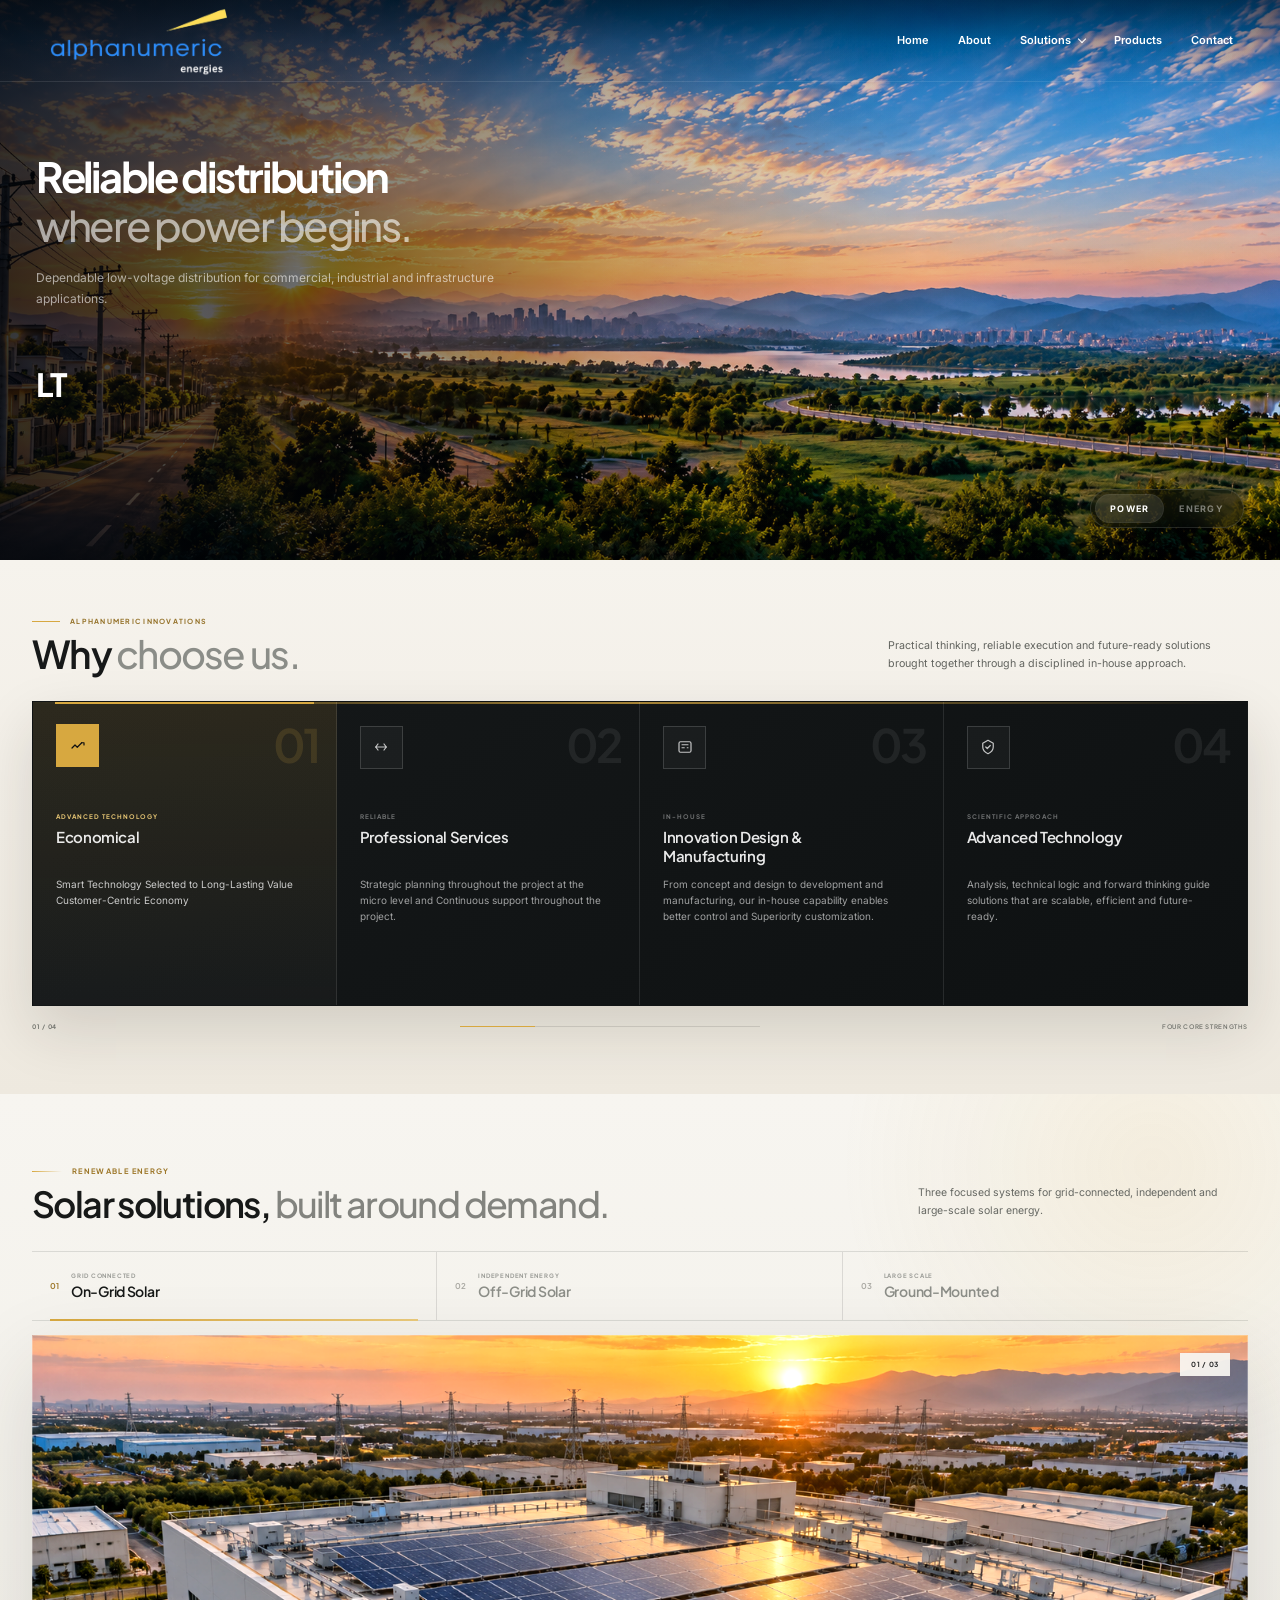
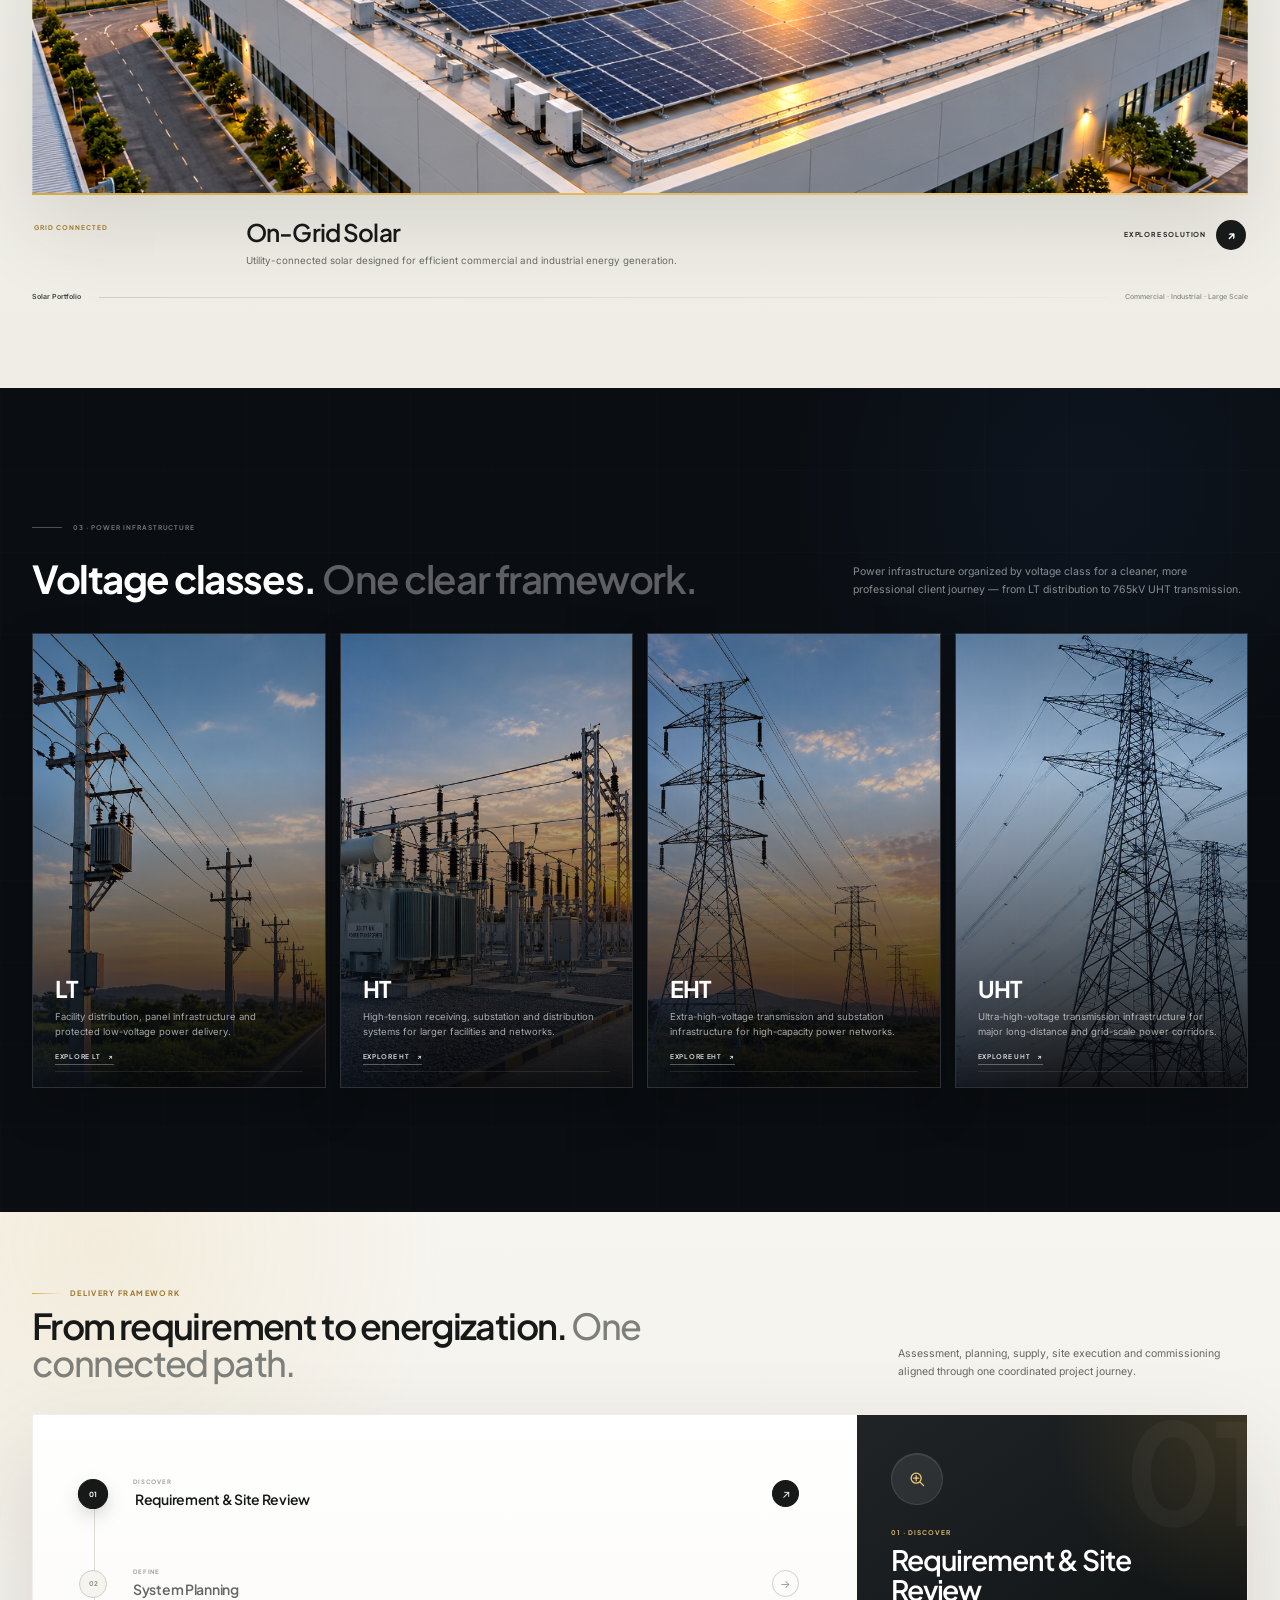
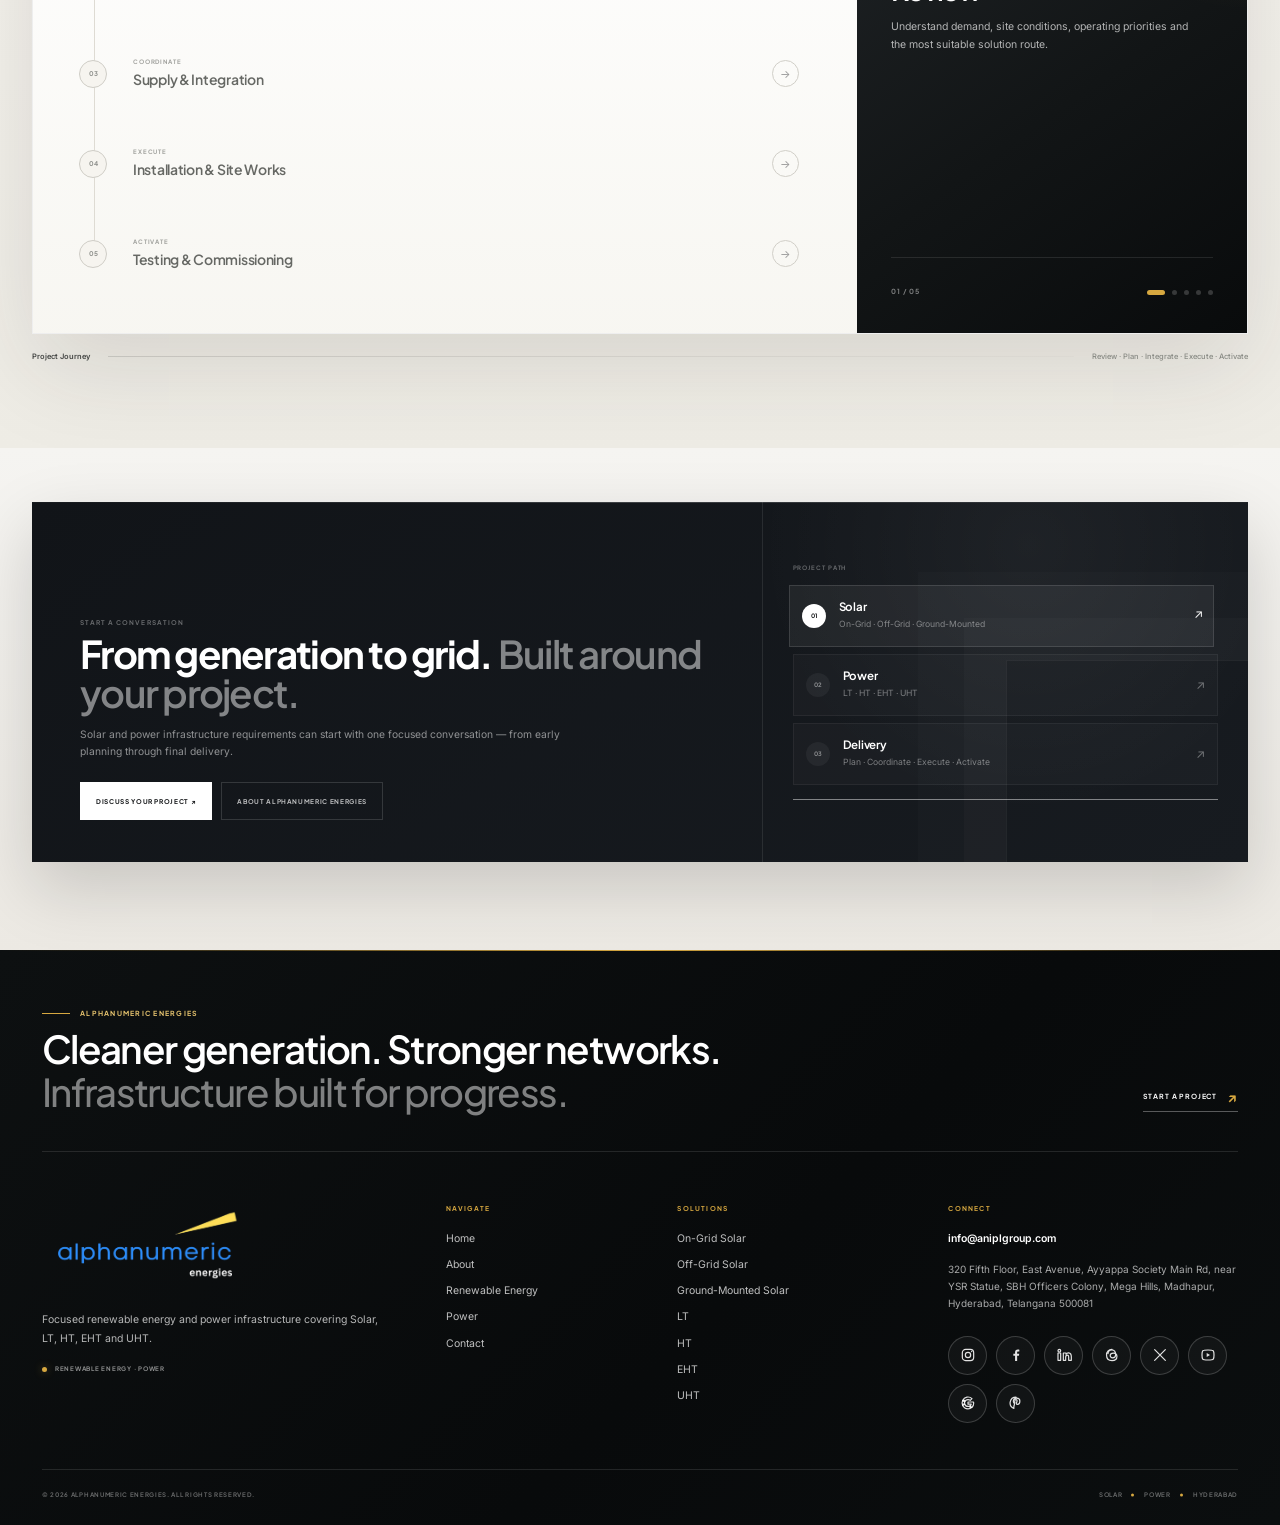
<file: index.html>
<!DOCTYPE html>
<html lang="en">
<head>
<meta charset="UTF-8">
<meta name="viewport" content="width=device-width, initial-scale=1.0">
<meta name="theme-color" content="#090b0f">

<title>Alphanumeric Energies | Renewable Energy & Power</title>
<meta name="description" content="Alphanumeric Energies delivers focused solar energy solutions and power infrastructure across LT, HT, EHT and UHT.">

<link rel="preconnect" href="https://fonts.googleapis.com">
<link rel="preconnect" href="https://fonts.gstatic.com" crossorigin>
<link href="https://fonts.googleapis.com/css2?family=Inter:wght@400;500;600&family=Plus+Jakarta+Sans:wght@500;600;700;800&display=swap" rel="stylesheet">

<style>
/* ============================================================
   00 — GLOBAL
   ============================================================ */
:root{
  --ink:#0d0f12;
  --ink-2:#15181d;
  --paper:#f5f4f0;
  --paper-2:#ecece7;
  --white:#ffffff;
  --muted:#6c7178;
  --line:#dcddd9;

  --gold:#d7a840;
  --gold-soft:#f0e0b2;
  --blue:#5594ff;

  --container:min(1380px,calc(100% - 64px));
  --radius-xl:34px;
  --radius-lg:26px;
  --radius-md:18px;

  --ease:cubic-bezier(.2,.72,.2,1);
  --shadow:0 30px 80px rgba(0,0,0,.12);
}

*{margin:0;padding:0;box-sizing:border-box}
html{scroll-behavior:smooth}
body{
  font-family:"Inter",sans-serif;
  background:var(--paper);
  color:var(--ink);
  overflow-x:hidden;
  text-rendering:optimizeLegibility;
  -webkit-font-smoothing:antialiased;
}
body.menu-open{overflow:hidden}
a{color:inherit;text-decoration:none}
img{display:block;width:100%}
button,input,textarea,select{font:inherit}
button{color:inherit}

.wrap{
  width:var(--container);
  margin:auto;
}

.editorial{
  color:#777b82;
}

.kicker{
  display:inline-flex;
  align-items:center;
  gap:11px;
  color:#777c83;
  font:700 9px/1 "Plus Jakarta Sans",sans-serif;
  letter-spacing:.17em;
  text-transform:uppercase;
}
.kicker::before{
  content:"";
  width:30px;
  height:1px;
  background:currentColor;
  opacity:.65;
}

.btn{
  min-height:50px;
  padding:0 19px;
  display:inline-flex;
  align-items:center;
  justify-content:center;
  gap:13px;
  border:1px solid transparent;
  border-radius:999px;
  font:700 9px/1 "Plus Jakarta Sans",sans-serif;
  letter-spacing:.10em;
  text-transform:uppercase;
  transition:
    transform .25s ease,
    background .25s ease,
    border-color .25s ease,
    color .25s ease;
}
.btn:hover{transform:translateY(-2px)}
.btn-light{background:#fff;color:#111}
.btn-light:hover{background:#f0f0ec}
.btn-outline{
  border-color:rgba(255,255,255,.25);
  color:#fff;
  background:rgba(255,255,255,.035);
  backdrop-filter:blur(10px);
}
.btn-outline:hover{background:rgba(255,255,255,.10)}
.btn-dark{background:#111;color:#fff}
.btn-dark:hover{background:#24272c}

.reveal{
  opacity:0;
  transform:translateY(28px);
  transition:
    opacity .85s var(--ease),
    transform .85s var(--ease);
}
.reveal.show{
  opacity:1;
  transform:none;
}

.scroll-progress{
  position:fixed;
  top:0;
  left:0;
  z-index:1300;
  width:0;
  height:2px;
  background:linear-gradient(90deg,var(--gold),#f2d487);
  box-shadow:0 0 12px rgba(215,168,64,.45);
  pointer-events:none;
}

/* ============================================================
   SHARED SECTION HEAD
   ============================================================ */
.section-pad{padding:124px 0}
.section-head{
  display:grid;
  grid-template-columns:minmax(0,1.14fr) minmax(320px,.86fr);
  gap:70px;
  align-items:end;
  margin-bottom:52px;
}
.section-head .kicker{margin-bottom:18px}
.section-head h2{
  max-width:900px;
  font:700 clamp(38px,4.25vw,60px)/1.02 "Plus Jakarta Sans",sans-serif;
  letter-spacing:-.043em;
}
.section-head p{
  max-width:455px;
  color:var(--muted);
  font-size:12.5px;
  line-height:1.72;
}

/* ============================================================
   BACK TO TOP
   ============================================================ */
.back-top{
  position:fixed;
  right:22px;
  bottom:22px;
  z-index:1000;
  width:45px;
  height:45px;
  display:grid;
  place-items:center;
  border:1px solid #d7d8d4;
  border-radius:50%;
  background:rgba(255,255,255,.94);
  color:#111;
  cursor:pointer;
  opacity:0;
  visibility:hidden;
  transform:translateY(10px);
  box-shadow:0 12px 30px rgba(0,0,0,.10);
  transition:.24s ease;
}
.back-top.show{
  opacity:1;
  visibility:visible;
  transform:none;
}
.back-top:hover{
  background:#111;
  color:#fff;
  border-color:#111;
}

/* ============================================================
   GLOBAL RESPONSIVE
   ============================================================ */
@media(max-width:1180px){
  :root{--container:min(100% - 44px,1380px)}

  .section-head{
    grid-template-columns:1fr;
    gap:25px;
  }
}

@media(max-width:980px){
  :root{--container:min(100% - 32px,1380px)}
}

@media(max-width:700px){
  :root{--container:min(100% - 28px,1380px)}

  .section-pad{padding:88px 0}
  .section-head{margin-bottom:35px}
  .section-head h2{
    font-size:clamp(34px,9.5vw,47px);
  }
}

@media(prefers-reduced-motion:reduce){
  html{scroll-behavior:auto}
  *,
  *::before,
  *::after{
    animation:none!important;
    transition-duration:.01ms!important;
  }
}
</style>
</head>


<body>

<div class="scroll-progress" id="scrollProgress" aria-hidden="true"></div>


<!-- ============================================================
     ALPHANUMERIC ENERGIES — COMPLETE PREMIUM NAVBAR

     HOME | ABOUT | SOLUTIONS | PRODUCTS | CONTACT

     SOLUTIONS
     ├── Renewable Energy
     │   ├── On-Grid Solar
     │   ├── Off-Grid Solar
     │   └── Ground-Mounted Solar
     │
     └── Power
         ├── LT
         ├── HT
         ├── EHT
         └── UHT

     CSS → HTML → JAVASCRIPT
     ============================================================ -->


<style>

/* ============================================================
   01 — NAVBAR
   ============================================================ */

.site-nav{
    --gold:#d7a840;
    --ease:cubic-bezier(.16,1,.3,1);

    position:fixed;
    inset:0 0 auto 0;

    z-index:2000;

    width:100%;
    height:82px;

    display:flex;
    align-items:center;

    color:#fff;

    background:transparent;

    border-bottom:
        1px solid
        rgba(255,255,255,.10);

    transition:
        height .34s ease,
        background .34s ease,
        color .34s ease,
        border-color .34s ease,
        box-shadow .34s ease,
        backdrop-filter .34s ease;
}


/* ============================================================
   02 — SCROLLED NAVBAR
   ============================================================ */

.site-nav.scrolled{
    height:72px;

    color:#111;

    background:
        rgba(255,255,255,.97);

    border-color:
        rgba(10,12,14,.08);

    backdrop-filter:
        blur(18px);

    -webkit-backdrop-filter:
        blur(18px);

    box-shadow:
        0 10px 32px
        rgba(0,0,0,.055);
}


/* ============================================================
   03 — NAV INNER
   ============================================================ */

.nav-inner{
    width:min(
        1380px,
        calc(100% - 70px)
    );

    height:100%;

    margin:auto;

    display:flex;
    align-items:center;

    gap:28px;
}


/* ============================================================
   04 — LOGO
   ============================================================ */

.brand{
    position:relative;

    width:220px;
    height:56px;

    display:flex;
    align-items:center;

    flex-shrink:0;

    text-decoration:none;
}


.brand-logo{
    position:absolute;

    left:0;
    top:50%;

    display:block;

    width:auto;
    height:150px;

    max-width:220px;

    object-fit:contain;
    object-position:left center;

    transform:
        translateY(-50%);

    transition:
        opacity .42s ease,
        transform .42s var(--ease),
        filter .42s ease;
}


/* WHITE LOGO */

.logo-light{
    opacity:1;

    pointer-events:auto;

    transform:
        translateY(-50%)
        scale(1);
}


/* BLACK LOGO */

.logo-dark{
    opacity:0;

    pointer-events:none;

    transform:
        translateY(-50%)
        scale(.97);
}


/* SCROLL SWITCH */

.site-nav.scrolled
.logo-light{
    opacity:0;

    pointer-events:none;

    transform:
        translateY(-50%)
        scale(.97);
}


.site-nav.scrolled
.logo-dark{
    opacity:1;

    pointer-events:auto;

    transform:
        translateY(-50%)
        scale(1);
}


/* LOGO HOVER */

.brand:hover
.brand-logo{
    filter:
        brightness(1.03);

    transform:
        translateY(-50%)
        scale(1.02);
}


/* ============================================================
   05 — NAV LINKS
   ============================================================ */

.nav-links{
    margin-left:auto;

    height:100%;

    display:flex;
    align-items:center;

    gap:5px;
}


.nav-item{
    position:relative;

    height:100%;

    display:flex;
    align-items:center;
}


.nav-link{
    position:relative;

    min-height:42px;

    padding:
        0
        12px;

    display:flex;
    align-items:center;
    justify-content:center;

    gap:8px;

    border:0;

    background:transparent;

    color:inherit;

    text-decoration:none;

    font-family:
        "Inter",
        Arial,
        sans-serif;

    font-size:11px;
    line-height:1;

    font-weight:600;

    white-space:nowrap;

    cursor:pointer;

    transition:
        color .25s ease;
}


/* PREMIUM UNDERLINE */

.nav-link::after{
    content:"";

    position:absolute;

    left:12px;
    right:12px;
    bottom:4px;

    height:1px;

    background:
        var(--gold);

    transform:
        scaleX(0);

    transform-origin:center;

    transition:
        transform .32s
        var(--ease);
}


.nav-link:hover::after{
    transform:
        scaleX(1);
}


/* ============================================================
   06 — CHEVRON
   ============================================================ */

.chevron{
    width:6px;
    height:6px;

    margin-top:-3px;

    border-right:
        1.3px solid
        currentColor;

    border-bottom:
        1.3px solid
        currentColor;

    transform:
        rotate(45deg);

    transition:
        transform .28s
        var(--ease);
}


.solutions-menu:hover
> .nav-link
.chevron,

.solutions-menu:focus-within
> .nav-link
.chevron,

.solutions-menu.open
> .nav-link
.chevron{
    transform:
        rotate(225deg)
        translate(-1px,-1px);
}


/* ============================================================
   07 — SOLUTIONS MENU
   ============================================================ */

.solutions-menu{
    position:relative;
}


/* invisible hover bridge */

.solutions-menu::before{
    content:"";

    position:absolute;

    top:100%;

    left:-16px;
    right:-16px;

    height:11px;
}


/* ============================================================
   08 — COMPACT SOLUTIONS DROPDOWN
   ============================================================ */

.solutions-dropdown{
    position:absolute;

    top:
        calc(100% + 8px);

    left:50%;

    width:440px;

    padding:
        19px
        20px
        18px;

    color:#fff;

    background:
        linear-gradient(
            145deg,
            #0d0f10 0%,
            #070808 100%
        );

    border:
        1px solid
        rgba(255,255,255,.12);

    border-radius:11px;

    box-shadow:
        0 20px 48px
        rgba(0,0,0,.28);

    opacity:0;

    visibility:hidden;

    pointer-events:none;

    transform:
        translate(-50%,8px);

    transform-origin:
        top center;

    transition:
        opacity .22s ease,
        visibility .22s ease,
        transform .30s
        var(--ease);
}


/* DESKTOP OPEN */

.solutions-menu:hover
.solutions-dropdown,

.solutions-menu:focus-within
.solutions-dropdown{
    opacity:1;

    visibility:visible;

    pointer-events:auto;

    transform:
        translate(-50%,0);
}


/* ============================================================
   09 — EXACT 2 VERTICALS
   ============================================================ */

.solutions-grid{
    display:grid;

    /*
       Renewable needs more space.
       Power only gets necessary space.
    */

    grid-template-columns:
        1.28fr
        .72fr;

    align-items:start;
}


/* ============================================================
   10 — COLUMNS
   ============================================================ */

.solution-col{
    min-width:0;
}


/* RENEWABLE */

.solution-col:first-child{
    padding-right:19px;

    border-right:
        1px solid
        rgba(255,255,255,.12);
}


/* POWER */

.solution-col:last-child{
    padding-left:19px;
}


/* ============================================================
   11 — COLUMN TITLE
   ============================================================ */

.solution-title{
    position:relative;

    margin:
        0
        0
        10px;

    padding-bottom:11px;

    color:#fff;

    border-bottom:
        1px solid
        rgba(255,255,255,.15);

    font-family:
        "Plus Jakarta Sans",
        "Inter",
        Arial,
        sans-serif;

    font-size:14px;
    line-height:1.2;

    font-weight:650;

    letter-spacing:-.02em;
}


/* GOLD LINE */

.solution-title::after{
    content:"";

    position:absolute;

    left:0;
    bottom:-1px;

    width:28px;
    height:1px;

    background:
        var(--gold);
}


/* ============================================================
   12 — SOLUTION LINKS
   ============================================================ */

.solution-list{
    display:flex;
    flex-direction:column;

    align-items:flex-start;

    gap:0;
}


.solution-list a{
    position:relative;

    min-height:33px;

    display:flex;
    align-items:center;

    padding-left:15px;

    color:
        rgba(255,255,255,.68);

    text-decoration:none;

    font-family:
        "Inter",
        Arial,
        sans-serif;

    font-size:11px;
    line-height:1.3;

    font-weight:450;

    white-space:nowrap;

    transition:
        color .24s ease,
        padding-left .30s
        var(--ease);
}


/* SMALL DASH */

.solution-list a::before{
    content:"";

    position:absolute;

    left:0;

    width:5px;
    height:1px;

    background:
        rgba(255,255,255,.30);

    transition:
        width .28s var(--ease),
        background .28s ease;
}


.solution-list a:hover{
    color:#fff;

    padding-left:20px;
}


.solution-list a:hover::before{
    width:9px;

    background:
        var(--gold);
}


/* ============================================================
   13 — MOBILE MENU BUTTON
   ============================================================ */

.mobile-toggle{
    display:none;

    width:42px;
    height:42px;

    margin-left:auto;

    padding:0;

    border:
        1px solid
        rgba(255,255,255,.24);

    border-radius:50%;

    background:transparent;

    color:inherit;

    cursor:pointer;

    transition:
        background .25s ease,
        border-color .25s ease;
}


.mobile-toggle:hover{
    background:
        rgba(255,255,255,.07);
}


.site-nav.scrolled
.mobile-toggle{
    border-color:
        rgba(0,0,0,.16);
}


.site-nav.scrolled
.mobile-toggle:hover{
    background:#f1f1ed;
}


/* TOGGLE LINES */

.mobile-toggle span{
    display:block;

    width:16px;
    height:1px;

    margin:
        4px
        auto;

    background:
        currentColor;

    transition:
        transform .25s ease;
}


.mobile-toggle[aria-expanded="true"]
span:first-child{
    transform:
        translateY(2.5px)
        rotate(45deg);
}


.mobile-toggle[aria-expanded="true"]
span:last-child{
    transform:
        translateY(-2.5px)
        rotate(-45deg);
}


/* ============================================================
   14 — TABLET
   ============================================================ */

@media(max-width:980px){

    .site-nav{
        height:74px;
    }


    .site-nav.scrolled{
        height:70px;
    }


    .nav-inner{
        width:
            calc(100% - 32px);

        gap:18px;
    }


    /* LOGO */

    .brand{
        width:190px;
        height:50px;
    }


    .brand-logo{
        height:45px;

        max-width:190px;
    }


    .site-nav.scrolled
    .brand-logo{
        height:42px;
    }


    /* TOGGLE */

    .mobile-toggle{
        display:block;
    }


    /* ========================================================
       MOBILE NAV PANEL
       ======================================================== */

    .nav-links{
        position:fixed;

        top:74px;

        left:16px;
        right:16px;

        height:auto;

        max-height:
            calc(100vh - 92px);

        overflow:auto;

        margin:0;

        padding:9px;

        display:none;

        flex-direction:column;

        align-items:stretch;

        gap:2px;

        color:#111;

        background:
            rgba(255,255,255,.99);

        border:
            1px solid
            rgba(0,0,0,.09);

        border-radius:15px;

        box-shadow:
            0 24px 65px
            rgba(0,0,0,.18);

        backdrop-filter:
            blur(18px);

        -webkit-backdrop-filter:
            blur(18px);
    }


    .site-nav.scrolled
    .nav-links{
        top:70px;
    }


    .nav-links.open{
        display:flex;
    }


    .nav-item{
        width:100%;

        height:auto;

        display:block;
    }


    .nav-link{
        width:100%;

        min-height:47px;

        padding:
            0
            13px;

        justify-content:
            space-between;

        color:#111;
    }


    .nav-link::after{
        display:none;
    }


    /* ========================================================
       MOBILE SOLUTIONS
       ======================================================== */

    .solutions-menu::before{
        display:none;
    }


    .solutions-dropdown{
        position:static;

        width:100%;

        margin:
            0
            0
            5px;

        padding:
            15px;

        display:none;

        border-radius:9px;

        opacity:1;

        visibility:visible;

        pointer-events:auto;

        transform:none;

        box-shadow:none;
    }


    .solutions-menu.open
    .solutions-dropdown{
        display:block;
    }


    /* prevent desktop hover opening */

    .solutions-menu:hover
    .solutions-dropdown,

    .solutions-menu:focus-within
    .solutions-dropdown{
        opacity:1;

        visibility:visible;

        transform:none;
    }


    .solutions-menu:not(.open)
    .solutions-dropdown{
        display:none;
    }


    /* MOBILE = STACKED */

    .solutions-grid{
        grid-template-columns:1fr;
    }


    .solution-col:first-child{
        padding:
            0
            0
            14px;

        border-right:0;

        border-bottom:
            1px solid
            rgba(255,255,255,.11);
    }


    .solution-col:last-child{
        padding:
            14px
            0
            0;
    }


    .solution-title{
        margin-bottom:7px;

        padding-bottom:10px;

        font-size:13px;
    }


    .solution-list a{
        min-height:33px;

        font-size:11px;
    }

}


/* ============================================================
   15 — MOBILE
   ============================================================ */

@media(max-width:700px){

    .nav-inner{
        width:
            calc(100% - 24px);
    }


    .brand{
        width:168px;
        height:44px;
    }


    .brand-logo{
        height:40px;

        max-width:168px;
    }


    .site-nav.scrolled
    .brand-logo{
        height:38px;
    }


    .mobile-toggle{
        width:39px;
        height:39px;
    }


    .nav-links{
        left:12px;
        right:12px;
    }

}


/* ============================================================
   16 — SMALL MOBILE
   ============================================================ */

@media(max-width:420px){

    .brand{
        width:148px;
    }


    .brand-logo{
        height:36px;

        max-width:148px;
    }


    .site-nav.scrolled
    .brand-logo{
        height:35px;
    }


    .nav-links{
        left:10px;
        right:10px;
    }

}


/* ============================================================
   BODY LOCK
   ============================================================ */

body.menu-open{
    overflow:hidden;
}

</style>



<!-- ============================================================
     HTML
     ============================================================ -->

<header
    class="site-nav"
    id="siteNav"
>

    <div class="nav-inner">


        <!-- ====================================================
             LOGO
             ==================================================== -->

        <a
            class="brand"
            href="index.html"
            aria-label="Alphanumeric Energies Home"
        >


            <!-- WHITE LOGO -->

            <img
                class="brand-logo logo-light"
                src="assets/images/alpha_white_logo.png"
                alt="Alphanumeric Energies"
            >


            <!-- BLACK LOGO -->

            <img
                class="brand-logo logo-dark"
                src="assets/images/alpha_black_logo.png"
                alt="Alphanumeric Energies"
            >


        </a>



        <!-- ====================================================
             NAVIGATION
             ==================================================== -->

        <nav
            class="nav-links"
            id="navLinks"
            aria-label="Primary Navigation"
        >


            <!-- HOME -->

            <div class="nav-item">

                <a
                    class="nav-link"
                    href="index.html"
                >
                    Home
                </a>

            </div>



            <!-- ABOUT -->

            <div class="nav-item">

                <a
                    class="nav-link"
                    href="about.html"
                >
                    About
                </a>

            </div>



            <!-- =================================================
                 SOLUTIONS
                 ================================================= -->

            <div
                class="nav-item solutions-menu"
                id="solutionsMenu"
            >


                <button
                    class="nav-link"
                    id="solutionsTrigger"
                    type="button"
                    aria-expanded="false"
                    aria-controls="solutionsDropdown"
                >

                    <span>
                        Solutions
                    </span>


                    <span
                        class="chevron"
                        aria-hidden="true"
                    ></span>

                </button>



                <!-- =============================================
                     COMPACT DROPDOWN
                     ============================================= -->

                <div
                    class="solutions-dropdown"
                    id="solutionsDropdown"
                >


                    <div class="solutions-grid">


                        <!-- =====================================
                             RENEWABLE ENERGY
                             ===================================== -->

                        <div class="solution-col">


                            <h3 class="solution-title">
                                Renewable Energy
                            </h3>


                            <div class="solution-list">


                                <a href="on-grid.html">
                                    On-Grid Solar
                                </a>


                                <a href="off-grid.html">
                                    Off-Grid Solar
                                </a>


                                <a href="ground-mounted.html">
                                    Ground-Mounted Solar
                                </a>


                            </div>


                        </div>



                        <!-- =====================================
                             POWER
                             ===================================== -->

                        <div class="solution-col">


                            <h3 class="solution-title">
                                Power
                            </h3>


                            <div class="solution-list">


                                <a href="lt.html">
                                    LT
                                </a>


                                <a href="ht.html">
                                    HT
                                </a>


                                <a href="eht.html">
                                    EHT
                                </a>


                                <a href="uht.html">
                                    UHT
                                </a>


                            </div>


                        </div>


                    </div>


                </div>


            </div>



            <!-- PRODUCTS -->

            <div class="nav-item">

                <a
                    class="nav-link"
                    href="products.html"
                >
                    Products
                </a>

            </div>



            <!-- CONTACT -->

            <div class="nav-item">

                <a
                    class="nav-link"
                    href="contact.html"
                >
                    Contact
                </a>

            </div>


        </nav>



        <!-- ====================================================
             MOBILE TOGGLE
             ==================================================== -->

        <button
            class="mobile-toggle"
            id="mobileToggle"
            type="button"
            aria-label="Open navigation"
            aria-expanded="false"
            aria-controls="navLinks"
        >

            <span></span>
            <span></span>

        </button>


    </div>

</header>



<!-- ============================================================
     JAVASCRIPT
     ============================================================ -->

<script>

(() => {


    /* ========================================================
       ELEMENTS
       ======================================================== */

    const siteNav =
        document.getElementById(
            "siteNav"
        );


    const navLinks =
        document.getElementById(
            "navLinks"
        );


    const mobileToggle =
        document.getElementById(
            "mobileToggle"
        );


    const solutionsMenu =
        document.getElementById(
            "solutionsMenu"
        );


    const solutionsTrigger =
        document.getElementById(
            "solutionsTrigger"
        );


    if(
        !siteNav ||
        !navLinks ||
        !mobileToggle ||
        !solutionsMenu ||
        !solutionsTrigger
    ){
        return;
    }



    /* ========================================================
       NAVBAR SCROLL
       ======================================================== */

    function updateNavbar(){

        siteNav.classList.toggle(
            "scrolled",
            window.scrollY > 28
        );

    }


    updateNavbar();


    window.addEventListener(
        "scroll",
        updateNavbar,
        {
            passive:true
        }
    );



    /* ========================================================
       OPEN MOBILE MENU
       ======================================================== */

    function openMobileMenu(){

        navLinks.classList.add(
            "open"
        );


        mobileToggle.setAttribute(
            "aria-expanded",
            "true"
        );


        mobileToggle.setAttribute(
            "aria-label",
            "Close navigation"
        );


        document.body.classList.add(
            "menu-open"
        );

    }



    /* ========================================================
       CLOSE SOLUTIONS
       ======================================================== */

    function closeSolutions(){

        solutionsMenu.classList.remove(
            "open"
        );


        solutionsTrigger.setAttribute(
            "aria-expanded",
            "false"
        );

    }



    /* ========================================================
       CLOSE MOBILE MENU
       ======================================================== */

    function closeMobileMenu(){

        navLinks.classList.remove(
            "open"
        );


        mobileToggle.setAttribute(
            "aria-expanded",
            "false"
        );


        mobileToggle.setAttribute(
            "aria-label",
            "Open navigation"
        );


        document.body.classList.remove(
            "menu-open"
        );


        closeSolutions();

    }



    /* ========================================================
       MOBILE MENU BUTTON
       ======================================================== */

    mobileToggle.addEventListener(
        "click",
        () => {

            const opened =
                navLinks.classList.contains(
                    "open"
                );


            if(opened){

                closeMobileMenu();

            }
            else{

                openMobileMenu();

            }

        }
    );



    /* ========================================================
       SOLUTIONS MOBILE CLICK
       ======================================================== */

    solutionsTrigger.addEventListener(
        "click",
        event => {

            if(
                window.innerWidth <= 980
            ){

                event.preventDefault();


                const opened =
                    solutionsMenu.classList.toggle(
                        "open"
                    );


                solutionsTrigger.setAttribute(
                    "aria-expanded",
                    opened
                        ? "true"
                        : "false"
                );

            }

        }
    );



    /* ========================================================
       DESKTOP ACCESSIBILITY STATE
       ======================================================== */

    solutionsMenu.addEventListener(
        "mouseenter",
        () => {

            if(
                window.innerWidth > 980
            ){

                solutionsTrigger.setAttribute(
                    "aria-expanded",
                    "true"
                );

            }

        }
    );


    solutionsMenu.addEventListener(
        "mouseleave",
        () => {

            if(
                window.innerWidth > 980
            ){

                solutionsTrigger.setAttribute(
                    "aria-expanded",
                    "false"
                );

            }

        }
    );



    /* ========================================================
       CLOSE MOBILE AFTER FINAL LINK
       ======================================================== */

    const finalLinks = [
        ...document.querySelectorAll(
            `
            .solution-list a,
            .nav-item:not(.solutions-menu) .nav-link
            `
        )
    ];


    finalLinks.forEach(
        link => {

            link.addEventListener(
                "click",
                () => {

                    if(
                        window.innerWidth <= 980
                    ){

                        closeMobileMenu();

                    }

                }
            );

        }
    );



    /* ========================================================
       OUTSIDE CLICK
       ======================================================== */

    document.addEventListener(
        "click",
        event => {

            if(
                window.innerWidth > 980
            ){
                return;
            }


            if(
                !siteNav.contains(
                    event.target
                )
            ){

                closeMobileMenu();

            }

        }
    );



    /* ========================================================
       ESCAPE KEY
       ======================================================== */

    document.addEventListener(
        "keydown",
        event => {

            if(
                event.key === "Escape"
            ){

                closeMobileMenu();

            }

        }
    );



    /* ========================================================
       RESIZE RESET
       ======================================================== */

    let resizeTimer;


    window.addEventListener(
        "resize",
        () => {

            clearTimeout(
                resizeTimer
            );


            resizeTimer =
                setTimeout(
                    () => {

                        if(
                            window.innerWidth > 980
                        ){

                            navLinks.classList.remove(
                                "open"
                            );


                            closeSolutions();


                            mobileToggle.setAttribute(
                                "aria-expanded",
                                "false"
                            );


                            mobileToggle.setAttribute(
                                "aria-label",
                                "Open navigation"
                            );


                            document.body.classList.remove(
                                "menu-open"
                            );

                        }

                    },
                    100
                );

        }
    );


})();

</script>

<main>

<!-- ============================================================
     PREMIUM HERO
     POWER FIRST → ENERGY SECOND
     
     POWER ANIMATION:
     OFF → LT → HT → EHT → UHT → ENERGY
     
     IMAGE SIZE:
     1935 × 813
     
     REQUIRED IMAGES:
     assets/images/banners/power-off.png
     assets/images/banners/power-on.png
     assets/images/banners/reneableenergys1.png
     ============================================================ -->

<style>

/* ============================================================
   HERO
   ============================================================ */

.hero-premium{
    --accent:#2c8efe;
    --accent-rgb:44,142,254;
    --ease:cubic-bezier(.16,1,.3,1);

    position:relative;
    width:100%;
    height:min(813px, calc(100vw * 813 / 1935));
    min-height:560px;

    overflow:hidden;
    isolation:isolate;

    background:#030609;
    color:#fff;

    font-family:"Inter",sans-serif;
}


/* ENERGY COLOR */

.hero-premium[data-mode="energy"]{
    --accent:#ffd45c;
    --accent-rgb:255,212,92;
}


/* ============================================================
   IMAGE STAGE
   ============================================================ */

.hero-media{
    position:absolute;
    inset:-2px;

    overflow:hidden;

    background:
        linear-gradient(
            180deg,
            #071019 0%,
            #030609 100%
        );
}


/* ALL IMAGES */

.hero-media img{
    position:absolute;
    inset:0;

    width:100%;
    height:100%;

    display:block;

    /* FILL THE COMPLETE HERO — NO BLACK LETTERBOX AREA */
    object-fit:cover;
    object-position:center center;

    user-select:none;
    pointer-events:none;
}


/* ============================================================
   POWER — OFF IMAGE
   ============================================================ */

.power-off{
    z-index:1;

    opacity:1;

    transition:
        opacity 1.2s ease,
        filter 1.2s ease,
        transform 8s ease;

    /* tiny overscan avoids any edge / top gap */
    transform:scale(1.025);
}


/* ============================================================
   POWER — ON IMAGE
   Progressive soft reveal
   ============================================================ */

.power-on{
    --reveal:0%;

    z-index:2;

    opacity:1;

    -webkit-mask-image:
        linear-gradient(
            90deg,
            #000 0%,
            #000 calc(100% - 100px),
            transparent 100%
        );

    mask-image:
        linear-gradient(
            90deg,
            #000 0%,
            #000 calc(100% - 100px),
            transparent 100%
        );

    -webkit-mask-repeat:no-repeat;
    mask-repeat:no-repeat;

    -webkit-mask-position:left center;
    mask-position:left center;

    -webkit-mask-size:
        var(--reveal) 100%;

    mask-size:
        var(--reveal) 100%;

    /* match the OFF frame perfectly and overscan the edges */
    transform:scale(1.025);
    transform-origin:center center;

    transition:
        -webkit-mask-size 1.25s var(--ease),
        mask-size 1.25s var(--ease),
        opacity .8s ease,
        transform 8s ease;
}


/* LT */

.hero-premium[data-power-stage="1"] .power-on{
    --reveal:24%;
}


/* HT */

.hero-premium[data-power-stage="2"] .power-on{
    --reveal:46%;
}


/* EHT */

.hero-premium[data-power-stage="3"] .power-on{
    --reveal:74%;
}


/* UHT */

.hero-premium[data-power-stage="4"] .power-on{
    --reveal:106%;
}


/* ============================================================
   ENERGY IMAGE
   ============================================================ */

.energy-image{
    z-index:4;

    opacity:0;

    transform:scale(1.025);

    transition:
        opacity 1.35s ease,
        transform 7s ease;
}


.hero-premium[data-mode="energy"]
.energy-image{
    opacity:1;
    transform:scale(1.055);
}


/* ============================================================
   CINEMATIC OVERLAYS
   ============================================================ */

.hero-shade{
    position:absolute;
    inset:0;

    z-index:10;

    pointer-events:none;

    /*
       1) strong readable left-side shade for content
       2) soft top shadow to blend navbar into the image
       3) gentle bottom cinematic finish
       No hard black strip.
    */
    background:

        linear-gradient(
            90deg,
            rgba(1,4,8,.80) 0%,
            rgba(1,4,8,.58) 23%,
            rgba(1,4,8,.22) 48%,
            rgba(1,4,8,.04) 72%,
            rgba(1,4,8,.08) 100%
        ),

        linear-gradient(
            180deg,
            rgba(0,0,0,.40) 0%,
            rgba(0,0,0,.18) 8%,
            rgba(0,0,0,.05) 18%,
            transparent 30%
        ),

        linear-gradient(
            0deg,
            rgba(0,0,0,.44) 0%,
            rgba(0,0,0,.15) 12%,
            transparent 27%
        );
}


/* top subtle vignette */

.hero-shade::before{
    content:"";

    position:absolute;
    inset:0;

    background:
        radial-gradient(
            circle at 75% 45%,
            rgba(var(--accent-rgb),.045),
            transparent 38%
        );

    transition:background .8s ease;
}


/* soft top edge blend — hides any remaining image edge naturally */
.hero-shade::after{
    content:"";

    position:absolute;
    left:0;
    right:0;
    top:0;

    height:88px;

    background:
        linear-gradient(
            180deg,
            rgba(2,6,10,.34) 0%,
            rgba(2,6,10,.12) 46%,
            transparent 100%
        );

    pointer-events:none;
}


/* ============================================================
   POWER MOVING ENERGY GLOW
   ============================================================ */

.power-energy-wave{
    position:absolute;

    z-index:11;

    top:0;
    bottom:0;

    left:-15%;

    width:14%;

    opacity:0;

    pointer-events:none;

    background:
        linear-gradient(
            105deg,
            transparent,
            rgba(255,255,255,.01),
            rgba(var(--accent-rgb),.10),
            rgba(255,255,255,.16),
            rgba(var(--accent-rgb),.08),
            transparent
        );

    filter:blur(12px);

    transform:skewX(-10deg);
}


.hero-premium[data-mode="power"]
.power-energy-wave{
    animation:
        powerEnergySweep
        4.8s
        ease-in-out
        infinite;
}


@keyframes powerEnergySweep{

    0%{
        left:-20%;
        opacity:0;
    }

    18%{
        opacity:.35;
    }

    78%{
        opacity:.22;
    }

    100%{
        left:112%;
        opacity:0;
    }
}


/* ============================================================
   CONTENT
   ============================================================ */

.hero-container{
    position:relative;

    z-index:30;

    width:min(1380px, calc(100% - 72px));
    height:100%;

    margin:auto;

    display:flex;
    align-items:center;
}


.hero-content{
    width:min(570px,48vw);

    padding-top:35px;
}


/* KICKER */

.hero-kicker{
    display:flex;
    align-items:center;

    gap:11px;

    margin-bottom:19px;

    color:rgba(255,255,255,.58);

    font-size:10px;
    font-weight:650;

    letter-spacing:.22em;
    text-transform:uppercase;
}


/* .hero-kicker-dot{
    width:6px;
    height:6px;

    border-radius:50%;

    background:var(--accent);

    box-shadow:
        0 0 12px rgba(var(--accent-rgb),.9),
        0 0 28px rgba(var(--accent-rgb),.4);
} */


/* TITLE */

.hero-title{
    margin:0;

    max-width:580px;

    font-family:"Plus Jakarta Sans",sans-serif;

    font-size:
        clamp(34px,3.25vw,58px);

    font-weight:700;

    line-height:.99;

    letter-spacing:-.055em;

    color:#fff;
}


.hero-title .soft{
    display:block;

    margin-top:8px;

    color:rgba(255,255,255,.60);

    font-weight:500;
}


/* DESCRIPTION */

.hero-description{
    width:min(475px,100%);

    margin:
        21px
        0
        0;

    color:rgba(255,255,255,.60);

    font-size:12px;
    font-weight:400;

    line-height:1.75;
}


/* ============================================================
   STAGE VALUE
   ============================================================ */

.power-value-wrap{
    display:flex;
    align-items:flex-end;

    gap:14px;

    margin-top:30px;

    min-height:61px;
}


.power-code{
    font-family:"Plus Jakarta Sans",sans-serif;

    font-size:32px;
    font-weight:750;

    line-height:1;

    letter-spacing:-.04em;

    color:#fff;
}


.power-voltage{
    padding-bottom:3px;

    color:rgba(255,255,255,.65);

    font-size:12px;
    font-weight:550;

    letter-spacing:.02em;
}


/* text transition */

.hero-content.is-changing
.hero-kicker{
    animation:
        heroSmallReveal
        .72s
        var(--ease);
}


.hero-content.is-changing
.hero-title{
    animation:
        heroTitleReveal
        .86s
        var(--ease);
}


.hero-content.is-changing
.hero-description{
    animation:
        heroTextReveal
        1s
        var(--ease);
}


.hero-content.is-changing
.power-value-wrap{
    animation:
        heroValueReveal
        .82s
        var(--ease);
}


@keyframes heroTitleReveal{

    0%{
        opacity:0;

        transform:
            translateY(26px);

        filter:blur(8px);
    }

    100%{
        opacity:1;

        transform:none;

        filter:blur(0);
    }
}


@keyframes heroTextReveal{

    0%{
        opacity:0;
        transform:translateY(13px);
    }

    100%{
        opacity:1;
        transform:none;
    }
}


@keyframes heroSmallReveal{

    0%{
        opacity:0;
        transform:translateY(-8px);
    }

    100%{
        opacity:1;
        transform:none;
    }
}


@keyframes heroValueReveal{

    0%{
        opacity:0;

        transform:
            translateX(-16px);

        filter:blur(5px);
    }

    100%{
        opacity:1;

        transform:none;

        filter:blur(0);
    }
}


/* ============================================================
   POWER STAGE NAV
   ============================================================ */

.power-stage-nav{
    position:absolute;

    z-index:40;

    right:max(
        34px,
        calc(
            (
                100vw -
                min(1380px, calc(100% - 72px))
            ) / 2
        )
    );

    bottom:42px;

    display:flex;
    align-items:center;

    gap:7px;

    transition:
        opacity .5s ease,
        transform .5s ease;
}


.hero-premium[data-mode="energy"]
.power-stage-nav{
    opacity:0;

    pointer-events:none;

    transform:
        translateY(10px);
}


/* STAGE BUTTON */

.power-stage{
    position:relative;

    min-width:76px;

    padding:
        11px
        13px;

    border:
        1px solid
        rgba(255,255,255,.10);

    border-radius:8px;

    outline:0;

    background:
        rgba(5,10,16,.34);

    backdrop-filter:
        blur(14px);

    -webkit-backdrop-filter:
        blur(14px);

    color:
        rgba(255,255,255,.43);

    cursor:pointer;

    text-align:left;

    transition:
        background .45s ease,
        border-color .45s ease,
        transform .45s var(--ease),
        color .45s ease;
}


.power-stage:hover{
    color:#fff;

    border-color:
        rgba(255,255,255,.25);
}


.power-stage.active{
    color:#fff;

    background:
        rgba(
            var(--accent-rgb),
            .13
        );

    border-color:
        rgba(
            var(--accent-rgb),
            .48
        );

    transform:
        translateY(-4px);
}


.power-stage strong{
    display:block;

    font-family:
        "Plus Jakarta Sans",
        sans-serif;

    font-size:12px;

    line-height:1;

    letter-spacing:.06em;
}


.power-stage small{
    display:block;

    margin-top:6px;

    font-size:8.5px;

    color:
        rgba(255,255,255,.48);

    white-space:nowrap;
}


.power-stage.active small{
    color:
        rgba(255,255,255,.72);
}


/* ACTIVE LIGHT */

.power-stage::before{
    content:"";

    position:absolute;

    left:12px;
    right:12px;
    bottom:-1px;

    height:1px;

    background:
        linear-gradient(
            90deg,
            transparent,
            var(--accent),
            #fff,
            var(--accent),
            transparent
        );

    transform:
        scaleX(.15);

    opacity:0;

    transition:
        opacity .4s ease,
        transform .6s var(--ease);

    box-shadow:
        0 0 10px
        rgba(var(--accent-rgb),.8);
}


.power-stage.active::before{
    opacity:1;
    transform:scaleX(1);
}


/* ============================================================
   POWER / ENERGY SWITCH
   ============================================================ */

.hero-mode-switch{
    position:absolute;

    z-index:45;

    top:auto;

    bottom:32px;

    right:max(
        34px,
        calc(
            (
                100vw -
                min(1380px, calc(100% - 72px))
            ) / 2
        )
    );

    display:flex;

    padding:4px;

    border:
        1px solid
        rgba(255,255,255,.12);

    border-radius:999px;

    background:
        rgba(3,7,12,.30);

    backdrop-filter:
        blur(14px);

    -webkit-backdrop-filter:
        blur(14px);
}


.mode-button{
    position:relative;

    border:0;
    outline:0;

    padding:
        9px
        15px;

    border-radius:999px;

    background:transparent;

    color:
        rgba(255,255,255,.43);

    cursor:pointer;

    font-size:9px;
    font-weight:700;

    letter-spacing:.14em;

    transition:
        color .4s ease,
        background .4s ease,
        box-shadow .4s ease;
}


.mode-button.active{
    color:#fff;

    background:
        rgba(255,255,255,.10);

    box-shadow:
        inset 0 0 0 1px
        rgba(255,255,255,.05);
}


/* ============================================================
   ENERGY SERVICES
   ============================================================ */

.energy-services{
    display:flex;

    gap:8px;

    margin-top:29px;

    opacity:0;

    transform:
        translateY(10px);

    pointer-events:none;

    transition:
        opacity .7s ease,
        transform .7s var(--ease);
}


.hero-premium[data-mode="energy"]
.energy-services{
    opacity:1;
    transform:none;
}


.energy-service{
    padding:
        8px
        12px;

    border:
        1px solid
        rgba(255,255,255,.13);

    border-radius:999px;

    background:
        rgba(0,0,0,.18);

    backdrop-filter:
        blur(10px);

    -webkit-backdrop-filter:
        blur(10px);

    color:
        rgba(255,255,255,.72);

    font-size:9px;

    letter-spacing:.04em;

    opacity:0;

    transform:
        translateY(10px);
}


.hero-premium[data-mode="energy"]
.energy-service:nth-child(1){
    animation:
        energyChip .6s .35s forwards;
}


.hero-premium[data-mode="energy"]
.energy-service:nth-child(2){
    animation:
        energyChip .6s .53s forwards;
}


.hero-premium[data-mode="energy"]
.energy-service:nth-child(3){
    animation:
        energyChip .6s .71s forwards;
}


@keyframes energyChip{

    to{
        opacity:1;
        transform:none;
    }
}


/* ============================================================
   TRANSITION FLASH
   ============================================================ */

.hero-flash{
    position:absolute;

    z-index:20;

    left:64%;
    top:50%;

    width:7px;
    height:7px;

    border-radius:50%;

    background:var(--accent);

    pointer-events:none;

    opacity:0;

    box-shadow:
        0 0 100px 40px
        rgba(var(--accent-rgb),.22);
}


.hero-flash.play{
    animation:
        heroFlash
        .9s
        ease-out;
}


@keyframes heroFlash{

    0%{
        opacity:0;

        transform:
            scale(.1);
    }

    25%{
        opacity:.7;
    }

    100%{
        opacity:0;

        transform:
            scale(17);
    }
}


/* ============================================================
   RESPONSIVE
   ============================================================ */

@media(max-width:1100px){

    .hero-premium{
        min-height:530px;
    }

    .hero-content{
        width:55%;
    }

    .power-stage-nav{
        bottom:28px;
    }

}


@media(max-width:850px){

    .hero-premium{
        height:540px;
        min-height:540px;
    }

    .hero-container{
        width:
            calc(100% - 40px);
    }

    .hero-content{
        width:68%;
    }

    .hero-mode-switch{
        top:auto;
        right:20px;
        bottom:20px;
    }

    .power-stage-nav{
        left:20px;
        right:20px;

        bottom:20px;

        justify-content:flex-end;
    }

    .power-stage{
        min-width:auto;

        padding:
            9px
            10px;
    }

    .power-stage small{
        display:none;
    }

}


@media(max-width:650px){

    .hero-premium{
        height:570px;
        min-height:570px;
    }

    .hero-container{
        width:
            calc(100% - 30px);

        align-items:center;
    }

    .hero-content{
        width:90%;

        padding-top:20px;
    }

    .hero-title{
        font-size:
            clamp(
                30px,
                9vw,
                42px
            );
    }

    .hero-description{
        width:86%;

        font-size:10.5px;
    }

    .hero-mode-switch{
        top:auto;
        right:15px;
        bottom:16px;
    }

    .mode-button{
        padding:
            7px
            10px;

        font-size:8px;
    }

    .power-stage-nav{
        left:15px;
        right:15px;

        justify-content:space-between;

        gap:4px;
    }

    .power-stage{
        flex:1;

        padding:
            8px
            7px;

        text-align:center;
    }

    .power-stage strong{
        font-size:10px;
    }

    .energy-services{
        flex-wrap:wrap;
    }

}


/* ============================================================
   REDUCED MOTION
   ============================================================ */

@media(prefers-reduced-motion:reduce){

    .power-on,
    .energy-image,
    .hero-content *,
    .power-energy-wave,
    .hero-flash,
    .energy-service{
        animation:none !important;
        transition:none !important;
    }

}

</style>


<!-- ============================================================
     HTML
     ============================================================ -->

<section
    class="hero-premium"
    id="premiumHero"
    data-mode="power"
    data-power-stage="0"
>


    <!-- ========================================================
         IMAGES
         ======================================================== -->

    <div class="hero-media">


        <!-- POWER OFF IMAGE -->

        <img
            class="power-off"
            src="assets/images/banners/power_off.png"
            alt="Power landscape"
        >


        <!-- POWER ON IMAGE -->

        <img
            class="power-on"
            src="assets/images/banners/power_on.png"
            alt="Power infrastructure"
        >


        <!-- ENERGY IMAGE -->

        <img
            class="energy-image"
            src="assets/images/banners/reneableenergys1.png"
            alt="Renewable energy"
        >


    </div>


    <!-- CINEMATIC SHADE -->

    <div
        class="hero-shade"
        aria-hidden="true"
    ></div>


    <!-- POWER LIGHT SWEEP -->

    <div
        class="power-energy-wave"
        aria-hidden="true"
    ></div>



    <!-- ========================================================
         POWER / ENERGY
         ======================================================== -->

    <div class="hero-mode-switch">

        <button
            class="mode-button active"
            data-mode-button="power"
            type="button"
        >
            POWER
        </button>

        <button
            class="mode-button"
            data-mode-button="energy"
            type="button"
        >
            ENERGY
        </button>

    </div>



    <!-- ========================================================
         MAIN CONTENT
         ======================================================== -->

    <div class="hero-container">

        <div
            class="hero-content"
            id="heroContent"
        >


            <div class="hero-kicker">

                <span
                    class="hero-kicker-dot"
                ></span>

                <span id="heroKicker">
                    POWER INFRASTRUCTURE
                </span>

            </div>


            <h1
                class="hero-title"
                id="heroTitle"
            >
                Power that moves
                <span class="soft">
                    every possibility.
                </span>
            </h1>


            <p
                class="hero-description"
                id="heroDescription"
            >
                Integrated power infrastructure across
                distribution, substations and transmission
                networks.
            </p>


            <!-- POWER STAGE TEXT -->

            <div
                class="power-value-wrap"
                id="powerValueWrap"
            >

                <div
                    class="power-code"
                    id="powerCode"
                >
                    POWER
                </div>

                <div
                    class="power-voltage"
                    id="powerVoltage"
                >
                    
                </div>

            </div>


            <!-- ENERGY SERVICES -->

            <div class="energy-services">

                <span class="energy-service">
                    ON-GRID
                </span>

                <span class="energy-service">
                    OFF-GRID
                </span>

                <span class="energy-service">
                    GROUND-MOUNTED
                </span>

            </div>


        </div>

    </div>







    <!-- TRANSITION FLASH -->

    <span
        class="hero-flash"
        id="heroFlash"
        aria-hidden="true"
    ></span>


</section>



<script>

(() => {

    /* ========================================================
       ELEMENTS
       ======================================================== */

    const hero =
        document.getElementById(
            "premiumHero"
        );

    const heroContent =
        document.getElementById(
            "heroContent"
        );

    const heroKicker =
        document.getElementById(
            "heroKicker"
        );

    const heroTitle =
        document.getElementById(
            "heroTitle"
        );

    const heroDescription =
        document.getElementById(
            "heroDescription"
        );

    const powerCode =
        document.getElementById(
            "powerCode"
        );

    const powerVoltage =
        document.getElementById(
            "powerVoltage"
        );

    const powerValueWrap =
        document.getElementById(
            "powerValueWrap"
        );

    const heroFlash =
        document.getElementById(
            "heroFlash"
        );


    const stageButtons = [
        ...document.querySelectorAll(
            ".power-stage"
        )
    ];


    const modeButtons = [
        ...document.querySelectorAll(
            ".mode-button"
        )
    ];



    /* ========================================================
       POWER DATA
       ======================================================== */

    const powerStages = {

        0:{

            kicker:
                "",

            title:
                `Power that moves
                 <span class="soft">
                    every possibility.
                 </span>`,

            description:
                `Integrated power infrastructure across distribution, substations and transmission networks.`,

            code:
                "POWER",

            voltage:
                ""

        },


        1:{

            kicker:
                "",

            title:
                `Reliable distribution
                 <span class="soft">
                    where power begins.
                 </span>`,

            description:
                `Dependable low-voltage distribution for commercial, industrial and infrastructure applications.`,

            code:
                "LT",

            voltage:
                ""

        },


        2:{

            kicker:
                "",

            title:
                `Built to carry
                 <span class="soft">
                    greater demand.
                 </span>`,

            description:
                `Robust high-tension systems designed for reliable distribution across demanding facilities and networks.`,

            code:
                "HT",

            voltage:
                ""

        },


        3:{

            kicker:
                "",

            title:
                `Power transmitted
                 <span class="soft">
                    across distance.
                 </span>`,

            description:
                `High-capacity transmission infrastructure designed for efficient long-distance power movement.`,

            code:
                "EHT",

            voltage:
                ""

        },


        4:{

            kicker:
                "",

            title:
                `Infrastructure built
                 <span class="soft">
                    for national scale.
                 </span>`,

            description:
                `Ultra-high-voltage transmission infrastructure supporting large-scale power movement and grid connectivity.`,

            code:
                "UHT",

            voltage:
                ""

        }

    };



    /* ========================================================
       TIMERS
       ======================================================== */

    let sequenceTimers = [];

    let energyTimer = null;

    let mode = "power";



    function clearSequence(){

        sequenceTimers.forEach(
            timer =>
                clearTimeout(timer)
        );

        sequenceTimers = [];

        clearTimeout(
            energyTimer
        );

    }



    /* ========================================================
       REPLAY TEXT ANIMATION
       ======================================================== */

    function animateContent(){

        heroContent.classList.remove(
            "is-changing"
        );

        void heroContent.offsetWidth;

        heroContent.classList.add(
            "is-changing"
        );

    }



    /* ========================================================
       FLASH
       ======================================================== */

    function playFlash(){

        heroFlash.classList.remove(
            "play"
        );

        void heroFlash.offsetWidth;

        heroFlash.classList.add(
            "play"
        );

    }



    /* ========================================================
       SET POWER STAGE
       ======================================================== */

    function setPowerStage(
        stage,
        animate = true
    ){

        stage =
            Number(stage);


        const data =
            powerStages[stage];


        if(!data){
            return;
        }


        hero.dataset.powerStage =
            stage;


        stageButtons.forEach(
            button => {

                const value =
                    Number(
                        button.dataset.stage
                    );

                button.classList.toggle(
                    "active",
                    value <= stage &&
                    stage !== 0
                );

            }
        );


        heroKicker.textContent =
            data.kicker;


        heroTitle.innerHTML =
            data.title;


        heroDescription.textContent =
            data.description;


        powerCode.textContent =
            data.code;


        powerVoltage.textContent =
            data.voltage;


        powerValueWrap.style.display =
            "flex";


        if(animate){
            animateContent();
        }

    }



    /* ========================================================
       POWER MODE
       ======================================================== */

    function showPower(
        autoplay = true
    ){

        clearSequence();

        mode = "power";

        hero.dataset.mode =
            "power";


        modeButtons.forEach(
            button => {

                button.classList.toggle(
                    "active",
                    button.dataset.modeButton ===
                    "power"
                );

            }
        );


        setPowerStage(
            0,
            true
        );


        playFlash();


        if(!autoplay){
            return;
        }


        /*
            POWER TIMELINE

            0.0 sec = OFF
            1.1 sec = LT
            2.6 sec = HT
            4.1 sec = EHT
            5.7 sec = UHT
            8.0 sec = ENERGY
        */


        sequenceTimers.push(

            setTimeout(
                () => setPowerStage(1),
                1100
            )

        );


        sequenceTimers.push(

            setTimeout(
                () => setPowerStage(2),
                2600
            )

        );


        sequenceTimers.push(

            setTimeout(
                () => setPowerStage(3),
                4100
            )

        );


        sequenceTimers.push(

            setTimeout(
                () => setPowerStage(4),
                5700
            )

        );


        sequenceTimers.push(

            setTimeout(
                () => showEnergy(true),
                8000
            )

        );

    }



    /* ========================================================
       ENERGY MODE
       ======================================================== */

    function showEnergy(
        autoplay = true
    ){

        clearSequence();

        mode =
            "energy";


        hero.dataset.mode =
            "energy";


        modeButtons.forEach(
            button => {

                button.classList.toggle(
                    "active",
                    button.dataset.modeButton ===
                    "energy"
                );

            }
        );


        heroKicker.textContent =
            "RENEWABLE ENERGY";


        heroTitle.innerHTML =
            `Energy made
             <span class="soft">
                smarter for tomorrow.
             </span>`;


        heroDescription.textContent =
            `On-grid, off-grid and ground-mounted solar solutions for commercial, industrial and large-scale applications.`;


        powerValueWrap.style.display =
            "none";


        animateContent();

        playFlash();


        if(!autoplay){
            return;
        }


        energyTimer =
            setTimeout(
                () => showPower(true),
                6200
            );

    }



    /* ========================================================
       STAGE BUTTON CLICK
       ======================================================== */

    stageButtons.forEach(
        button => {

            button.addEventListener(
                "click",
                () => {

                    clearSequence();

                    if(
                        mode !== "power"
                    ){
                        showPower(false);
                    }

                    setPowerStage(
                        button.dataset.stage
                    );

                }
            );

        }
    );



    /* ========================================================
       POWER / ENERGY MANUAL BUTTONS
       ======================================================== */

    modeButtons.forEach(
        button => {

            button.addEventListener(
                "click",
                () => {

                    const selected =
                        button.dataset.modeButton;


                    if(
                        selected === "power"
                    ){

                        showPower(true);

                    }else{

                        showEnergy(true);

                    }

                }
            );

        }
    );



    /* ========================================================
       PAUSE WHEN TAB NOT VISIBLE
       ======================================================== */

    document.addEventListener(
        "visibilitychange",
        () => {

            if(document.hidden){

                clearSequence();

            }else{

                if(
                    mode === "power"
                ){

                    showPower(true);

                }else{

                    showEnergy(true);

                }

            }

        }
    );



    /* ========================================================
       INITIAL
       POWER ALWAYS FIRST
       ======================================================== */

    showPower(true);

})();

</script>

<!-- ============================================================
     WHY CHOOSE US — COMPACT PREMIUM BAND
     HIGH VISIBILITY • NO EXTRA SPACE • NO IMAGES REQUIRED
     ============================================================ -->

<style>

/* ============================================================
   ROOT
   ============================================================ */

.why-compact{
    --gold:#d7a840;
    --gold-soft:#e9c875;

    --ink:#121414;
    --dark:#101314;
    --dark-2:#171a1b;

    --paper:#f4f1ea;
    --muted:#666864;

    --ease:cubic-bezier(.16,1,.3,1);

    position:relative;
    overflow:hidden;

    padding:58px 0 64px;

    background:
        linear-gradient(
            180deg,
            #f6f3ed 0%,
            #eee9df 100%
        );

    color:var(--ink);
}


/* ============================================================
   WRAPPER
   ============================================================ */

.why-compact-wrap{
    width:min(
        1280px,
        calc(100% - 64px)
    );

    margin:auto;
}


/* ============================================================
   HEADER
   ============================================================ */

.why-compact-head{
    display:grid;

    grid-template-columns:
        minmax(0,1fr)
        360px;

    align-items:end;

    gap:55px;

    margin-bottom:27px;
}


.why-compact-kicker{
    display:flex;
    align-items:center;

    gap:10px;

    margin-bottom:9px;

    color:#947128;

    font:
        700
        7px/1
        "Plus Jakarta Sans",
        sans-serif;

    letter-spacing:.18em;

    text-transform:uppercase;
}


.why-compact-kicker::before{
    content:"";

    width:28px;
    height:1px;

    background:var(--gold);
}


.why-compact-title{
    margin:0;

    max-width:600px;

    color:#171919;

    font:
        600
        clamp(29px,3vw,41px)/1.03
        "Plus Jakarta Sans",
        sans-serif;

    letter-spacing:-.045em;
}


.why-compact-title span{
    color:#8b8d88;

    font-weight:500;
}


.why-compact-intro{
    max-width:340px;

    margin:0;

    color:#62645f;

    font:
        400
        10.7px/1.7
        "Inter",
        sans-serif;
}


/* ============================================================
   PREMIUM BAND
   ============================================================ */

.why-compact-band{
    position:relative;

    display:grid;

    grid-template-columns:
        repeat(4,1fr);

    min-height:305px;

    overflow:hidden;

    background:
        linear-gradient(
            145deg,
            #151819 0%,
            #0e1112 100%
        );

    box-shadow:
        0 24px 55px
        rgba(33,29,20,.14);

    border:
        1px solid
        rgba(0,0,0,.05);
}


/* top gold line */

.why-compact-band::before{
    content:"";

    position:absolute;

    left:0;
    top:0;

    width:100%;
    height:2px;

    background:
        linear-gradient(
            90deg,
            transparent,
            var(--gold),
            transparent
        );

    opacity:.75;
}


/* ============================================================
   ITEM
   ============================================================ */

.why-compact-item{
    position:relative;

    min-width:0;

    padding:
        24px
        23px
        23px;

    border-right:
        1px solid
        rgba(255,255,255,.10);

    cursor:pointer;

    transition:
        background .45s ease,
        transform .5s var(--ease);
}


.why-compact-item:last-child{
    border-right:0;
}


/* hover */

.why-compact-item:hover{
    background:
        rgba(255,255,255,.025);
}


/* active */

.why-compact-item.is-active{
    background:
        linear-gradient(
            180deg,
            rgba(215,168,64,.12),
            rgba(255,255,255,.025)
        );
}


/* active gold top */

.why-compact-item::before{
    content:"";

    position:absolute;

    left:22px;
    right:22px;
    top:0;

    height:2px;

    background:var(--gold);

    transform:
        scaleX(0);

    transform-origin:left;

    transition:
        transform .6s var(--ease);
}


.why-compact-item.is-active::before{
    transform:
        scaleX(1);
}


/* ============================================================
   NUMBER
   ============================================================ */

.why-compact-number{
    position:absolute;

    top:19px;
    right:18px;

    color:
        rgba(255,255,255,.07);

    font:
        650
        46px/1
        "Plus Jakarta Sans",
        sans-serif;

    letter-spacing:-.07em;

    transition:
        color .4s ease;
}


.why-compact-item.is-active
.why-compact-number{
    color:
        rgba(215,168,64,.15);
}


/* ============================================================
   ICON
   ============================================================ */

.why-compact-icon{
    width:43px;
    height:43px;

    display:grid;
    place-items:center;

    margin-bottom:44px;

    border:
        1px solid
        rgba(255,255,255,.15);

    background:
        rgba(255,255,255,.035);

    color:
        rgba(255,255,255,.75);

    transition:
        background .45s ease,
        border-color .45s ease,
        color .45s ease,
        transform .45s var(--ease);
}


.why-compact-icon svg{
    width:18px;
    height:18px;

    fill:none;

    stroke:currentColor;
    stroke-width:1.6;

    stroke-linecap:round;
    stroke-linejoin:round;
}


.why-compact-item.is-active
.why-compact-icon{
    background:var(--gold);

    border-color:var(--gold);

    color:#111;

    transform:
        translateY(-2px);
}


/* ============================================================
   LABEL
   ============================================================ */

.why-compact-label{
    margin-bottom:8px;

    color:
        rgba(255,255,255,.40);

    font:
        700
        6.3px/1
        "Plus Jakarta Sans",
        sans-serif;

    letter-spacing:.16em;

    text-transform:uppercase;
}


.why-compact-item.is-active
.why-compact-label{
    color:
        var(--gold-soft);
}


/* ============================================================
   TITLE
   ============================================================ */

.why-compact-item h3{
    min-height:39px;

    margin:0;

    max-width:235px;

    color:
        rgba(255,255,255,.91);

    font:
        600
        15px/1.28
        "Plus Jakarta Sans",
        sans-serif;

    letter-spacing:-.025em;
}


/* ============================================================
   DESCRIPTION
   ============================================================ */

.why-compact-item p{
    max-width:245px;

    margin:
        10px
        0
        0;

    color:
        rgba(255,255,255,.60);

    font:
        400
        10px/1.62
        "Inter",
        sans-serif;

    transition:
        color .35s ease;
}


.why-compact-item.is-active p{
    color:
        rgba(255,255,255,.77);
}


/* ============================================================
   BOTTOM DETAIL
   ============================================================ */

.why-compact-bottom{
    display:flex;

    align-items:center;
    justify-content:space-between;

    gap:20px;

    margin-top:18px;
}


/* count */

.why-compact-count{
    color:#777973;

    font:
        700
        6.2px/1
        "Plus Jakarta Sans",
        sans-serif;

    letter-spacing:.12em;

    text-transform:uppercase;
}


/* progress */

.why-compact-progress{
    position:relative;

    flex:1;

    height:1px;

    max-width:300px;

    overflow:hidden;

    background:
        rgba(20,22,22,.12);
}


.why-compact-progress span{
    display:block;

    width:25%;
    height:100%;

    background:var(--gold);

    transition:
        transform .65s var(--ease);
}


.why-compact-caption{
    color:#777973;

    font:
        600
        6.2px/1
        "Plus Jakarta Sans",
        sans-serif;

    letter-spacing:.10em;

    text-transform:uppercase;
}


/* ============================================================
   ACTIVE CONTENT ANIMATION
   ============================================================ */

.why-compact-item.is-active h3,
.why-compact-item.is-active p{
    animation:
        compactReveal
        .45s
        var(--ease);
}


@keyframes compactReveal{

    from{
        opacity:.55;

        transform:
            translateY(5px);
    }

    to{
        opacity:1;

        transform:none;
    }

}


/* ============================================================
   ENTRY
   ============================================================ */

.why-compact-head,
.why-compact-band,
.why-compact-bottom{
    opacity:0;

    transform:
        translateY(14px);

    transition:
        opacity .7s ease,
        transform .75s var(--ease);
}


.why-compact.is-visible
.why-compact-head,
.why-compact.is-visible
.why-compact-band,
.why-compact.is-visible
.why-compact-bottom{
    opacity:1;

    transform:none;
}


.why-compact.is-visible
.why-compact-band{
    transition-delay:.08s;
}


.why-compact.is-visible
.why-compact-bottom{
    transition-delay:.14s;
}


/* ============================================================
   TABLET
   ============================================================ */

@media(max-width:1000px){

    .why-compact-wrap{
        width:
            calc(100% - 40px);
    }


    .why-compact-head{
        grid-template-columns:1fr;

        gap:14px;
    }


    .why-compact-intro{
        max-width:560px;
    }


    .why-compact-band{
        grid-template-columns:
            repeat(2,1fr);
    }


    .why-compact-item{
        min-height:255px;
    }


    .why-compact-item:nth-child(2){
        border-right:0;
    }


    .why-compact-item:nth-child(-n+2){
        border-bottom:
            1px solid
            rgba(255,255,255,.10);
    }

}


/* ============================================================
   MOBILE
   ============================================================ */

@media(max-width:650px){

    .why-compact{
        padding:
            54px 0
            60px;
    }


    .why-compact-wrap{
        width:
            calc(100% - 24px);
    }


    .why-compact-title{
        font-size:30px;
    }


    .why-compact-head{
        margin-bottom:24px;
    }


    .why-compact-band{
        grid-template-columns:1fr;

        min-height:0;
    }


    .why-compact-item{
        min-height:0;

        padding:
            20px
            20px
            21px;

        border-right:0;

        border-bottom:
            1px solid
            rgba(255,255,255,.10);
    }


    .why-compact-item:last-child{
        border-bottom:0;
    }


    .why-compact-icon{
        width:40px;
        height:40px;

        margin-bottom:20px;
    }


    .why-compact-item h3{
        min-height:0;

        font-size:14px;
    }


    .why-compact-item p{
        max-width:100%;

        font-size:9.8px;
    }


    .why-compact-number{
        font-size:40px;
    }


    .why-compact-caption{
        display:none;
    }

}

</style>


<!-- ============================================================
     HTML
     ============================================================ -->

<section
    class="why-compact"
    id="whyCompact"
>

    <div class="why-compact-wrap">


        <!-- ====================================================
             HEADER
             ==================================================== -->

        <div class="why-compact-head">

            <div>

                <div class="why-compact-kicker">
                    Alphanumeric Innovations
                </div>


                <h2 class="why-compact-title">

                    Why 
                    <span>
                        choose us.
                    </span>

                </h2>

            </div>


            <p class="why-compact-intro">

                Practical thinking, reliable execution
                and future-ready solutions brought
                together through a disciplined
                in-house approach.

            </p>

        </div>



        <!-- ====================================================
             PREMIUM BAND
             ==================================================== -->

        <div class="why-compact-band">


            <!-- =================================================
                 01
                 ================================================= -->

            <article
                class="why-compact-item is-active"
                data-index="0"
            >

                <span class="why-compact-number">
                    01
                </span>


                <div class="why-compact-icon">

                    <svg viewBox="0 0 24 24">

                        <path
                            d="M4 16l4-4 3 3 6-6"
                        />

                        <path
                            d="M17 9h3v3"
                        />

                    </svg>

                </div>


                <div class="why-compact-label">
                    Advanced Technology 
                </div>


                <h3>
                    Economical
                </h3>


                <p>

                    Smart Technology Selected to Long-Lasting Value Customer-Centric Economy

                </p>

            </article>



            <!-- =================================================
                 02
                 ================================================= -->

            <article
                class="why-compact-item"
                data-index="1"
            >

                <span class="why-compact-number">
                    02
                </span>


                <div class="why-compact-icon">

                    <svg viewBox="0 0 24 24">

                        <path d="M5 12h14"/>

                        <path
                            d="M8 8l-3 4 3 4"
                        />

                        <path
                            d="M16 8l3 4-3 4"
                        />

                    </svg>

                </div>


                <div class="why-compact-label">
                    Reliable
                </div>


                <h3>
                    Professional Services
                </h3>


                <p>

                   Strategic planning throughout the project at the micro level and Continuous support throughout the project.

                </p>

            </article>



            <!-- =================================================
                 03
                 ================================================= -->

            <article
                class="why-compact-item"
                data-index="2"
            >

                <span class="why-compact-number">
                    03
                </span>


                <div class="why-compact-icon">

                    <svg viewBox="0 0 24 24">

                        <rect
                            x="4"
                            y="5"
                            width="16"
                            height="14"
                            rx="2"
                        />

                        <path d="M8 9h8"/>

                        <path d="M8 13h3"/>

                        <path d="M15 13h1"/>

                    </svg>

                </div>


                <div class="why-compact-label">
                    In-House
                </div>


                <h3>
                  
Innovation Design & Manufacturing
                    
                </h3>


                <p>

                    From concept and design to development and manufacturing, our in-house capability enables better control and Superiority customization.

                </p>

            </article>



            <!-- =================================================
                 04
                 ================================================= -->

            <article
                class="why-compact-item"
                data-index="3"
            >

                <span class="why-compact-number">
                    04
                </span>


                <div class="why-compact-icon">

                    <svg viewBox="0 0 24 24">

                        <path
                            d="
                            M12 3
                            l7 4
                            v5
                            c0 4.4-2.8 7-7 9
                            c-4.2-2-7-4.6-7-9
                            V7
                            l7-4z
                            "
                        />

                        <path
                            d="M9 12l2 2 4-4"
                        />

                    </svg>

                </div>


                <div class="why-compact-label">
                    Scientific Approach
                </div>


                <h3>
                   
Advanced Technology
                </h3>


                <p>

                  Analysis, technical logic and forward thinking guide solutions that are scalable, efficient and future-ready.

                </p>

            </article>


        </div>



        <!-- ====================================================
             SMALL BOTTOM CONTROL
             ==================================================== -->

        <div class="why-compact-bottom">


            <div
                class="why-compact-count"
                id="whyCompactCount"
            >
                01 / 04
            </div>


            <div class="why-compact-progress">

                <span
                    id="whyCompactProgress"
                ></span>

            </div>


            <div class="why-compact-caption">
                Four core strengths
            </div>


        </div>


    </div>

</section>


<script>

(() => {

    const section =
        document.getElementById(
            "whyCompact"
        );


    if(!section){
        return;
    }


    const items = [
        ...section.querySelectorAll(
            ".why-compact-item"
        )
    ];


    const progress =
        document.getElementById(
            "whyCompactProgress"
        );


    const count =
        document.getElementById(
            "whyCompactCount"
        );


    let current =
        0;


    let timer =
        null;


    const duration =
        3400;



    /* ========================================================
       SET ACTIVE
       ======================================================== */

    function setActive(
        index,
        restart = true
    ){

        current =
            Number(index);


        items.forEach(
            (item,i) => {

                item.classList.toggle(
                    "is-active",
                    i === current
                );

            }
        );


        progress.style.transform =
            `translateX(${current * 100}%)`;


        count.textContent =
            `${String(current + 1).padStart(2,"0")} / 04`;


        if(restart){
            startAuto();
        }

    }



    /* ========================================================
       NEXT
       ======================================================== */

    function next(){

        setActive(
            (current + 1)
            %
            items.length,
            false
        );

    }



    /* ========================================================
       AUTO
       ======================================================== */

    function startAuto(){

        clearInterval(timer);


        timer =
            setInterval(
                next,
                duration
            );

    }


    function stopAuto(){

        clearInterval(timer);

    }



    /* ========================================================
       INTERACTION
       ======================================================== */

    items.forEach(
        (item,index) => {


            item.addEventListener(
                "mouseenter",
                () => {

                    if(
                        window.innerWidth >
                        650
                    ){

                        stopAuto();

                        setActive(
                            index,
                            false
                        );

                    }

                }
            );


            item.addEventListener(
                "click",
                () => {

                    setActive(
                        index,
                        true
                    );

                }
            );


        }
    );


    section
        .querySelector(
            ".why-compact-band"
        )
        .addEventListener(
            "mouseleave",
            () => {

                if(
                    window.innerWidth >
                    650
                ){

                    startAuto();

                }

            }
        );



    /* ========================================================
       ENTRY
       ======================================================== */

    if(
        "IntersectionObserver"
        in window
    ){

        const observer =
            new IntersectionObserver(

                entries => {

                    entries.forEach(
                        entry => {

                            if(
                                entry.isIntersecting
                            ){

                                section
                                    .classList
                                    .add(
                                        "is-visible"
                                    );


                                startAuto();

                                observer.disconnect();

                            }

                        }
                    );

                },

                {
                    threshold:.15
                }

            );


        observer.observe(
            section
        );

    }
    else{

        section.classList.add(
            "is-visible"
        );

        startAuto();

    }

})();

</script>



<!-- ============================================================
     SOLAR SERVICES — CINEMATIC PREMIUM STAGE
     HIGH VISIBILITY • AUTO ANIMATION • CLEAN EDITORIAL
     ============================================================ -->

<style>

/* ============================================================
   SECTION
   ============================================================ */

.solar-cinema{
    --gold:#d7a840;
    --gold-dark:#9d7729;
    --ink:#171918;
    --muted:#6f716c;
    --paper:#f3f1eb;
    --line:rgba(23,25,24,.12);
    --ease:cubic-bezier(.16,1,.3,1);

    position:relative;
    overflow:hidden;

    padding:
        74px 0
        86px;

    background:
        radial-gradient(
            circle at 90% 8%,
            rgba(215,168,64,.10),
            transparent 22%
        ),
        linear-gradient(
            180deg,
            #f7f5f0 0%,
            #efede6 100%
        );

    color:var(--ink);
}


/* ============================================================
   WRAPPER
   ============================================================ */

.solar-cinema-wrap{
    position:relative;
    z-index:2;

    width:min(
        1240px,
        calc(100% - 64px)
    );

    margin:auto;
}


/* ============================================================
   HEADER
   ============================================================ */

.solar-cinema-head{
    display:grid;

    grid-template-columns:
        minmax(0,1fr)
        330px;

    align-items:end;

    gap:58px;

    margin-bottom:28px;
}


.solar-cinema-kicker{
    display:flex;
    align-items:center;

    gap:10px;

    margin-bottom:10px;

    color:var(--gold-dark);

    font:
        700
        7.5px/1
        "Plus Jakarta Sans",
        sans-serif;

    letter-spacing:.18em;
    text-transform:uppercase;
}


.solar-cinema-kicker::before{
    content:"";

    width:30px;
    height:1px;

    background:
        linear-gradient(
            90deg,
            var(--gold),
            transparent
        );
}


.solar-cinema-title{
    max-width:590px;

    margin:0;

    color:#171918;

    font:
        600
        clamp(27px,2.8vw,39px)/1.04
        "Plus Jakarta Sans",
        sans-serif;

    letter-spacing:-.045em;
}


.solar-cinema-title span{
    color:#82837e;
    font-weight:500;
}


.solar-cinema-intro{
    max-width:310px;

    margin:0 0 2px;

    color:#666863;

    font:
        400
        10.5px/1.75
        "Inter",
        sans-serif;
}


/* ============================================================
   SERVICE NAVIGATION
   ============================================================ */

.solar-cinema-nav{
    position:relative;

    display:grid;
    grid-template-columns:repeat(3,1fr);

    margin-bottom:14px;

    border-top:
        1px solid
        var(--line);

    border-bottom:
        1px solid
        var(--line);
}


.solar-cinema-tab{
    position:relative;

    display:flex;
    align-items:center;

    gap:12px;

    min-height:68px;

    padding:
        0 18px;

    border:0;
    border-right:
        1px solid
        var(--line);

    background:transparent;

    color:#8c8e88;

    cursor:pointer;

    text-align:left;

    transition:
        background .4s ease,
        color .4s ease;
}


.solar-cinema-tab:last-child{
    border-right:0;
}


.solar-cinema-tab:hover{
    background:
        rgba(255,255,255,.45);
}


.solar-cinema-tab.active{
    color:#171918;
}


/* number */

.solar-cinema-tab-num{
    color:#aaa9a3;

    font:
        650
        8px/1
        "Plus Jakarta Sans",
        sans-serif;

    transition:
        color .4s ease;
}


.solar-cinema-tab.active
.solar-cinema-tab-num{
    color:
        var(--gold-dark);
}


/* label */

.solar-cinema-tab-copy small{
    display:block;

    margin-bottom:5px;

    color:#9a9b96;

    font:
        700
        6px/1
        "Plus Jakarta Sans",
        sans-serif;

    letter-spacing:.13em;
    text-transform:uppercase;
}


.solar-cinema-tab-copy strong{
    display:block;

    font:
        600
        14px/1
        "Plus Jakarta Sans",
        sans-serif;

    letter-spacing:-.02em;
}


/* active gold line */

.solar-cinema-tab::after{
    content:"";

    position:absolute;

    left:18px;
    right:18px;
    bottom:-1px;

    height:2px;

    background:
        linear-gradient(
            90deg,
            var(--gold),
            #ebca7a
        );

    transform:
        scaleX(0);

    transform-origin:left;

    transition:
        transform .65s
        var(--ease);
}


.solar-cinema-tab.active::after{
    transform:scaleX(1);
}


/* ============================================================
   IMAGE STAGE
   ============================================================ */

.solar-cinema-stage{
    position:relative;

    height:
        clamp(
            410px,
            36vw,
            545px
        );

    overflow:hidden;

    background:#d8d7d2;

    box-shadow:
        0 30px 80px
        rgba(41,38,31,.14);
}


/* image slides */

.solar-cinema-slide{
    position:absolute;
    inset:0;

    opacity:0;

    clip-path:
        inset(
            0 0 0 100%
        );

    transform:
        scale(1.035);

    transition:
        opacity .01s linear .85s,
        clip-path 1s var(--ease),
        transform 7s var(--ease);

    pointer-events:none;
}


.solar-cinema-slide.active{
    opacity:1;

    clip-path:
        inset(
            0 0 0 0
        );

    transform:
        scale(1);

    z-index:3;

    transition:
        opacity .01s linear,
        clip-path 1s var(--ease),
        transform 7s var(--ease);
}


.solar-cinema-slide img{
    width:100%;
    height:100%;

    display:block;

    object-fit:cover;
    object-position:center;

    filter:
        brightness(1.13)
        contrast(1.015)
        saturate(1.06);
}


/* absolutely minimal image shade */

.solar-cinema-stage::after{
    content:"";

    position:absolute;
    inset:0;

    z-index:5;

    pointer-events:none;

    box-shadow:
        inset 0 0 0 1px
        rgba(255,255,255,.24),
        inset 0 -50px 80px
        rgba(0,0,0,.025);
}


/* ============================================================
   COUNTER
   ============================================================ */

.solar-cinema-counter{
    position:absolute;

    z-index:10;

    top:18px;
    right:18px;

    padding:
        8px
        11px;

    background:
        rgba(249,248,244,.92);

    backdrop-filter:
        blur(12px);

    -webkit-backdrop-filter:
        blur(12px);

    color:#242626;

    font:
        700
        7px/1
        "Plus Jakarta Sans",
        sans-serif;

    letter-spacing:.1em;

    box-shadow:
        0 8px 22px
        rgba(0,0,0,.07);
}


/* ============================================================
   PROGRESS
   ============================================================ */

.solar-cinema-progress{
    position:absolute;

    z-index:11;

    left:0;
    bottom:0;

    width:100%;
    height:2px;

    background:
        rgba(255,255,255,.25);
}


.solar-cinema-progress span{
    display:block;

    width:100%;
    height:100%;

    transform-origin:left;

    background:
        linear-gradient(
            90deg,
            var(--gold),
            #f0ce7e
        );

    animation:
        solarCinemaProgress
        5.6s
        linear
        forwards;
}


.solar-cinema-progress.restart span{
    animation:none;
}


@keyframes solarCinemaProgress{

    from{
        transform:
            scaleX(0);
    }

    to{
        transform:
            scaleX(1);
    }

}


/* ============================================================
   CONTENT BELOW IMAGE
   ============================================================ */

.solar-cinema-info{
    display:grid;

    grid-template-columns:
        180px
        minmax(0,1fr)
        auto;

    align-items:start;

    gap:32px;

    padding:
        25px
        2px
        0;
}


/* category */

.solar-cinema-info-label{
    padding-top:4px;

    color:
        var(--gold-dark);

    font:
        700
        6.5px/1
        "Plus Jakarta Sans",
        sans-serif;

    letter-spacing:.15em;

    text-transform:uppercase;
}


/* central */

.solar-cinema-info-main{
    max-width:590px;
}


.solar-cinema-info-main h3{
    margin:0;

    color:#171918;

    font:
        600
        clamp(21px,1.9vw,28px)/1.03
        "Plus Jakarta Sans",
        sans-serif;

    letter-spacing:-.035em;
}


.solar-cinema-info-main p{
    max-width:520px;

    margin:
        8px
        0
        0;

    color:#686a65;

    font:
        400
        9.8px/1.72
        "Inter",
        sans-serif;
}


/* CTA */

.solar-cinema-link{
    display:inline-flex;
    align-items:center;

    gap:10px;

    color:#222423;

    text-decoration:none;

    font:
        700
        6.8px/1
        "Plus Jakarta Sans",
        sans-serif;

    letter-spacing:.12em;

    text-transform:uppercase;
}


.solar-cinema-link-icon{
    width:30px;
    height:30px;

    display:grid;
    place-items:center;

    border-radius:50%;

    background:#181a1a;

    color:#fff;

    font-size:12px;

    transition:
        transform .4s var(--ease),
        background .35s ease;
}


.solar-cinema-link:hover
.solar-cinema-link-icon{
    background:
        var(--gold);

    color:#181818;

    transform:
        translate(3px,-2px);
}


/* ============================================================
   TEXT CHANGE ANIMATION
   ============================================================ */

.solar-cinema-info.animate
.solar-cinema-info-label{
    animation:
        cinemaText
        .5s
        .02s
        var(--ease)
        both;
}


.solar-cinema-info.animate
.solar-cinema-info-main h3{
    animation:
        cinemaText
        .6s
        .07s
        var(--ease)
        both;
}


.solar-cinema-info.animate
.solar-cinema-info-main p{
    animation:
        cinemaText
        .68s
        .13s
        var(--ease)
        both;
}


.solar-cinema-info.animate
.solar-cinema-link{
    animation:
        cinemaText
        .72s
        .18s
        var(--ease)
        both;
}


@keyframes cinemaText{

    from{
        opacity:0;

        transform:
            translateY(10px);

        filter:
            blur(3px);
    }

    to{
        opacity:1;

        transform:none;

        filter:blur(0);
    }

}


/* ============================================================
   BOTTOM SIGNATURE
   ============================================================ */

.solar-cinema-foot{
    display:grid;

    grid-template-columns:
        auto 1fr auto;

    align-items:center;

    gap:18px;

    margin-top:22px;

    color:#8a8b86;

    font:
        500
        7px/1.4
        "Inter",
        sans-serif;
}


.solar-cinema-foot strong{
    color:#404240;

    font-weight:600;
}


.solar-cinema-rule{
    height:1px;

    background:
        linear-gradient(
            90deg,
            rgba(23,25,24,.14),
            rgba(23,25,24,.02)
        );
}


/* ============================================================
   TABLET
   ============================================================ */

@media(max-width:900px){

    .solar-cinema-wrap{
        width:
            calc(100% - 38px);
    }


    .solar-cinema-head{
        grid-template-columns:1fr;

        gap:14px;
    }


    .solar-cinema-intro{
        max-width:520px;
    }


    .solar-cinema-stage{
        height:440px;
    }


    .solar-cinema-info{
        grid-template-columns:
            130px
            1fr
            auto;

        gap:22px;
    }

}


/* ============================================================
   MOBILE
   ============================================================ */

@media(max-width:700px){

    .solar-cinema{
        padding:
            58px 0
            66px;
    }


    .solar-cinema-wrap{
        width:
            calc(100% - 24px);
    }


    .solar-cinema-title{
        font-size:
            28px;
    }


    .solar-cinema-nav{
        grid-template-columns:1fr;
    }


    .solar-cinema-tab{
        min-height:56px;

        border-right:0;

        border-bottom:
            1px solid
            var(--line);
    }


    .solar-cinema-tab:last-child{
        border-bottom:0;
    }


    .solar-cinema-tab::after{
        left:0;
        right:auto;
        top:10px;
        bottom:10px;

        width:2px;
        height:auto;

        transform:
            scaleY(0);

        transform-origin:top;
    }


    .solar-cinema-tab.active::after{
        transform:
            scaleY(1);
    }


    .solar-cinema-stage{
        height:360px;
    }


    .solar-cinema-info{
        display:grid;

        grid-template-columns:1fr;

        gap:8px;

        padding-top:19px;
    }


    .solar-cinema-info-main h3{
        font-size:22px;
    }


    .solar-cinema-info-main p{
        font-size:9.3px;
    }


    .solar-cinema-link{
        margin-top:5px;
    }

}


/* ============================================================
   REDUCED MOTION
   ============================================================ */

@media(prefers-reduced-motion:reduce){

    .solar-cinema-slide,
    .solar-cinema-info *,
    .solar-cinema-progress span{
        animation:none !important;
        transition:none !important;
    }

}

</style>


<section
    class="solar-cinema"
    id="solarCinema"
>

    <div class="solar-cinema-wrap">


        <!-- ====================================================
             HEADER
             ==================================================== -->

        <div class="solar-cinema-head">

            <div>

                <div class="solar-cinema-kicker">
                    Renewable Energy
                </div>


                <h2 class="solar-cinema-title">

                    Solar solutions,
                    <span>
                        built around demand.
                    </span>

                </h2>

            </div>


            <p class="solar-cinema-intro">

                Three focused systems for
                grid-connected, independent
                and large-scale solar energy.

            </p>

        </div>



        <!-- ====================================================
             NAVIGATION
             ==================================================== -->

        <div class="solar-cinema-nav">


            <button
                class="solar-cinema-tab active"
                data-index="0"
                type="button"
            >

                <span class="solar-cinema-tab-num">
                    01
                </span>


                <span class="solar-cinema-tab-copy">

                    <small>
                        Grid Connected
                    </small>

                    <strong>
                        On-Grid Solar
                    </strong>

                </span>

            </button>



            <button
                class="solar-cinema-tab"
                data-index="1"
                type="button"
            >

                <span class="solar-cinema-tab-num">
                    02
                </span>


                <span class="solar-cinema-tab-copy">

                    <small>
                        Independent Energy
                    </small>

                    <strong>
                        Off-Grid Solar
                    </strong>

                </span>

            </button>



            <button
                class="solar-cinema-tab"
                data-index="2"
                type="button"
            >

                <span class="solar-cinema-tab-num">
                    03
                </span>


                <span class="solar-cinema-tab-copy">

                    <small>
                        Large Scale
                    </small>

                    <strong>
                        Ground-Mounted
                    </strong>

                </span>

            </button>


        </div>



        <!-- ====================================================
             IMAGE
             ==================================================== -->

        <div class="solar-cinema-stage">


            <div
                class="solar-cinema-slide active"
                data-slide="0"
            >

                <img
                    src="assets/images/solar_ongrid.png"
                    alt="On-grid solar"
                >

            </div>



            <div
                class="solar-cinema-slide"
                data-slide="1"
            >

                <img
                    src="assets/images/solar_offgrid.png"
                    alt="Off-grid solar"
                >

            </div>



            <div
                class="solar-cinema-slide"
                data-slide="2"
            >

                <img
                    src="assets/images/banners/sola-1.png"
                    alt="Ground-mounted solar"
                >

            </div>



            <div
                class="solar-cinema-counter"
                id="solarCinemaCounter"
            >
                01 / 03
            </div>



            <div
                class="solar-cinema-progress"
                id="solarCinemaProgress"
            >

                <span></span>

            </div>


        </div>



        <!-- ====================================================
             CONTENT
             ==================================================== -->

        <div
            class="solar-cinema-info"
            id="solarCinemaInfo"
        >


            <div
                class="solar-cinema-info-label"
                id="solarCinemaLabel"
            >
                GRID CONNECTED
            </div>



            <div class="solar-cinema-info-main">

                <h3
                    id="solarCinemaTitle"
                >
                    On-Grid Solar
                </h3>


                <p
                    id="solarCinemaDescription"
                >
                    Utility-connected solar designed
                    for efficient commercial and
                    industrial energy generation.
                </p>

            </div>



            <a
                href="on-grid.html"
                class="solar-cinema-link"
                id="solarCinemaLink"
            >

                Explore solution

                <span
                    class="solar-cinema-link-icon"
                >
                    ↗
                </span>

            </a>


        </div>



        <!-- ====================================================
             FOOT
             ==================================================== -->

        <div class="solar-cinema-foot">

            <span>
                <strong>
                    Solar Portfolio
                </strong>
            </span>


            <span class="solar-cinema-rule"></span>


            <span>
                Commercial · Industrial · Large Scale
            </span>

        </div>


    </div>

</section>


<script>

(() => {

    const section =
        document.getElementById(
            "solarCinema"
        );


    if(!section){
        return;
    }


    const tabs = [
        ...section.querySelectorAll(
            ".solar-cinema-tab"
        )
    ];


    const slides = [
        ...section.querySelectorAll(
            ".solar-cinema-slide"
        )
    ];


    const counter =
        document.getElementById(
            "solarCinemaCounter"
        );


    const progress =
        document.getElementById(
            "solarCinemaProgress"
        );


    const info =
        document.getElementById(
            "solarCinemaInfo"
        );


    const label =
        document.getElementById(
            "solarCinemaLabel"
        );


    const title =
        document.getElementById(
            "solarCinemaTitle"
        );


    const description =
        document.getElementById(
            "solarCinemaDescription"
        );


    const link =
        document.getElementById(
            "solarCinemaLink"
        );



    const services = [

        {
            label:
                "GRID CONNECTED",

            title:
                "On-Grid Solar",

            description:
                "Utility-connected solar designed for efficient commercial and industrial energy generation.",

            link:
                "on-grid.html"
        },


        {
            label:
                "INDEPENDENT ENERGY",

            title:
                "Off-Grid Solar",

            description:
                "Standalone solar with energy storage for dependable power where conventional grid access is limited.",

            link:
                "off-grid.html"
        },


        {
            label:
                "LARGE-SCALE SOLAR",

            title:
                "Ground-Mounted Solar",

            description:
                "Land-based solar installations designed for higher generation capacity and sustained energy demand.",

            link:
                "ground-mounted.html"
        }

    ];



    let current =
        0;


    let timer =
        null;


    const duration =
        5600;



    /* ========================================================
       RESTART PROGRESS
       ======================================================== */

    function restartProgress(){

        progress.classList.add(
            "restart"
        );


        void progress.offsetWidth;


        progress.classList.remove(
            "restart"
        );

    }



    /* ========================================================
       TEXT ANIMATION
       ======================================================== */

    function animateInfo(){

        info.classList.remove(
            "animate"
        );


        void info.offsetWidth;


        info.classList.add(
            "animate"
        );

    }



    /* ========================================================
       SET ACTIVE
       ======================================================== */

    function setActive(
        index,
        restartAuto = true
    ){

        current =
            Number(index);


        const data =
            services[current];


        tabs.forEach(
            (tab,i) => {

                tab.classList.toggle(
                    "active",
                    i === current
                );

            }
        );


        slides.forEach(
            (slide,i) => {

                slide.classList.toggle(
                    "active",
                    i === current
                );

            }
        );


        counter.textContent =
            `${String(current + 1).padStart(2,"0")} / 03`;


        label.textContent =
            data.label;


        title.textContent =
            data.title;


        description.textContent =
            data.description;


        link.href =
            data.link;


        animateInfo();

        restartProgress();


        if(restartAuto){
            startAuto();
        }

    }



    /* ========================================================
       NEXT
       ======================================================== */

    function next(){

        setActive(
            (current + 1)
            %
            services.length,
            false
        );

    }



    /* ========================================================
       AUTO
       ======================================================== */

    function startAuto(){

        clearInterval(timer);


        timer =
            setInterval(
                next,
                duration
            );

    }



    /* ========================================================
       INTERACTION
       ======================================================== */

    tabs.forEach(
        (tab,index) => {


            tab.addEventListener(
                "click",
                () => {

                    setActive(index);

                }
            );


            tab.addEventListener(
                "mouseenter",
                () => {

                    if(
                        window.innerWidth >
                        700
                    ){

                        clearInterval(timer);

                    }

                }
            );


            tab.addEventListener(
                "mouseleave",
                () => {

                    if(
                        window.innerWidth >
                        700
                    ){

                        startAuto();

                    }

                }
            );


        }
    );



    /* ========================================================
       TAB VISIBILITY
       ======================================================== */

    document.addEventListener(
        "visibilitychange",
        () => {

            if(document.hidden){

                clearInterval(timer);

            }else{

                startAuto();

            }

        }
    );



    /* INITIAL */

    animateInfo();

    restartProgress();

    startAuto();

})();

</script>


<!-- ============================================================
     SECTION 05 — POWER
     COMPACT PREMIUM TYPOGRAPHY VERSION
     ORDER: CSS → HTML
     ============================================================ -->

<style>
/* ============================================================
   05 — POWER
   ============================================================ */

.power-section{
  position:relative;
  overflow:hidden;
  background:#0a0d11;
  color:#fff;
}

.power-section::before{
  content:"";
  position:absolute;
  inset:0;
  pointer-events:none;
  opacity:.42;

  background:
    radial-gradient(
      circle at 85% 12%,
      rgba(85,148,255,.15),
      transparent 27%
    ),
    linear-gradient(
      rgba(255,255,255,.025) 1px,
      transparent 1px
    ),
    linear-gradient(
      90deg,
      rgba(255,255,255,.025) 1px,
      transparent 1px
    );

  background-size:
    auto,
    82px 82px,
    82px 82px;
}

.power-section .wrap{
  position:relative;
  z-index:2;
}


/* ============================================================
   SECTION HEADING
   ============================================================ */

.power-section .section-head{
  display:flex;
  justify-content:space-between;
  align-items:flex-end;
  gap:40px;
  margin-bottom:34px;
}

.power-section .section-head > div{
  max-width:720px;
}

.power-section .kicker{
  color:rgba(255,255,255,.42);

  font:
    700 6.5px/1
    "Plus Jakarta Sans",
    sans-serif;

  letter-spacing:.15em;
  text-transform:uppercase;
}

.power-section .section-head h2{
  max-width:680px;
  margin-top:10px;

  color:#fff;

  font:
    700 clamp(28px,3vw,40px)/1.04
    "Plus Jakarta Sans",
    sans-serif;

  letter-spacing:-.038em;
}

.power-section .editorial{
  color:rgba(255,255,255,.34);
  font-weight:600;
}

.power-section .section-head p{
  max-width:395px;
  margin:0;

  color:rgba(255,255,255,.50);

  font:
    420 10.5px/1.68
    "Inter",
    sans-serif;
}


/* ============================================================
   VOLTAGE GRID
   ============================================================ */

.voltage-grid{
  display:grid;
  grid-template-columns:repeat(4,1fr);
  gap:14px;
}


/* ============================================================
   VOLTAGE CARD
   ============================================================ */

.voltage-card{
  position:relative;

  min-height:455px;

  overflow:hidden;
  isolation:isolate;

  padding:22px;

  display:flex;
  flex-direction:column;
  justify-content:space-between;

  border:
    1px solid
    rgba(255,255,255,.11);

  /* border-radius:24px; */

  background:#14181d;

  box-shadow:
    0 18px 45px
    rgba(0,0,0,.16);

  transition:
    transform .38s var(--ease),
    border-color .32s ease,
    box-shadow .38s ease;
}

.voltage-card:hover{
  transform:translateY(-7px);

  border-color:
    rgba(255,255,255,.25);

  box-shadow:
    0 30px 70px
    rgba(0,0,0,.30);
}


/* ============================================================
   BACKGROUND IMAGE
   ============================================================ */

.voltage-bg{
  position:absolute;
  inset:0;
  z-index:-4;

  width:100%;
  height:100%;

  object-fit:cover;
  object-position:center;

  transform:scale(1.01);

  filter:
    saturate(.82)
    contrast(1.03);

  transition:
    transform 1s var(--ease),
    filter .5s ease;
}

.voltage-card:hover .voltage-bg{
  transform:scale(1.065);

  filter:
    saturate(.96)
    contrast(1.06);
}


/* ============================================================
   IMAGE OVERLAY
   ============================================================ */

.voltage-card::before{
  content:"";

  position:absolute;
  inset:0;
  z-index:-3;

  background:
    linear-gradient(
      180deg,
      rgba(6,8,11,.30) 0%,
      rgba(6,8,11,.18) 30%,
      rgba(6,8,11,.54) 62%,
      rgba(6,8,11,.95) 100%
    );
}

.voltage-card::after{
  content:"";

  position:absolute;
  inset:0;
  z-index:-2;

  opacity:.30;

  background:
    linear-gradient(
      90deg,
      rgba(85,148,255,.18),
      transparent 36%
    ),
    linear-gradient(
      rgba(255,255,255,.035) 1px,
      transparent 1px
    ),
    linear-gradient(
      90deg,
      rgba(255,255,255,.035) 1px,
      transparent 1px
    );

  background-size:
    auto,
    72px 72px,
    72px 72px;

  transition:
    opacity .3s ease;
}

.voltage-card:hover::after{
  opacity:.48;
}


/* ============================================================
   TOP AREA
   ============================================================ */

.voltage-top{
  position:relative;
  z-index:3;

  display:flex;
  align-items:center;
  justify-content:space-between;

  gap:16px;
}


/* ============================================================
   OPTIONAL INDEX
   ============================================================ */

.voltage-index{
  display:inline-flex;
  align-items:center;

  min-height:28px;

  padding:0 9px;

  border:
    1px solid
    rgba(255,255,255,.17);

  border-radius:999px;

  background:
    rgba(6,8,11,.25);

  backdrop-filter:blur(10px);

  color:
    rgba(255,255,255,.70);

  font:
    700 6.5px/1
    "Plus Jakarta Sans",
    sans-serif;

  letter-spacing:.12em;
  text-transform:uppercase;
}


/* ============================================================
   OPTIONAL CIRCLE ARROW
   ============================================================ */

.circle-arrow{
  width:36px;
  height:36px;

  display:grid;
  place-items:center;

  border:
    1px solid
    rgba(255,255,255,.25);

  border-radius:50%;

  background:
    rgba(5,7,9,.20);

  color:#fff;

  backdrop-filter:blur(9px);

  font-size:12px;

  transition:.28s ease;
}

.voltage-card:hover .circle-arrow{
  background:#fff;
  color:#111;
  border-color:#fff;

  transform:rotate(8deg);
}


/* ============================================================
   CARD COPY
   ============================================================ */

.voltage-copy{
  position:relative;
  z-index:3;

  padding-top:176px;
}


/* ============================================================
   OPTIONAL RANGE
   ============================================================ */

.voltage-range{
  color:
    rgba(255,255,255,.58);

  font:
    700 6.5px/1
    "Plus Jakarta Sans",
    sans-serif;

  letter-spacing:.12em;
  text-transform:uppercase;
}


/* ============================================================
   LT / HT / EHT / UHT
   ============================================================ */

.voltage-card h3{
  margin-top:8px;

  color:#fff;

  font:
    700 clamp(22px,1.8vw,28px)/1
    "Plus Jakarta Sans",
    sans-serif;

  letter-spacing:-.035em;
}


/* ============================================================
   DESCRIPTION
   ============================================================ */

.voltage-card p{
  max-width:255px;

  margin-top:9px;

  color:
    rgba(255,255,255,.62);

  font:
    410 9.5px/1.58
    "Inter",
    sans-serif;
}


/* ============================================================
   EXPLORE LINK
   ============================================================ */

.voltage-link{
  display:flex;
  align-items:center;

  gap:7px;

  width:max-content;

  margin-top:14px;

  padding-bottom:4px;

  border-bottom:
    1px solid
    rgba(255,255,255,.30);

  color:
    rgba(255,255,255,.82);

  font:
    700 6.5px/1
    "Plus Jakarta Sans",
    sans-serif;

  letter-spacing:.11em;
  text-transform:uppercase;
}

.voltage-link span{
  transition:
    transform .25s ease;
}

.voltage-card:hover
.voltage-link span{
  transform:
    translate(3px,-3px);
}


/* ============================================================
   BOTTOM ANIMATED LINE
   ============================================================ */

.voltage-line{
  position:absolute;

  left:22px;
  right:22px;
  bottom:15px;

  z-index:3;

  height:1px;

  overflow:hidden;

  background:
    rgba(255,255,255,.09);
}

.voltage-line::after{
  content:"";

  position:absolute;

  top:0;
  left:-38%;

  width:38%;
  height:100%;

  background:
    linear-gradient(
      90deg,
      transparent,
      #8db3ff,
      transparent
    );

  animation:
    voltageScan 5.5s linear infinite;
}

@keyframes voltageScan{
  to{
    left:110%;
  }
}


/* ============================================================
   TABLET
   ============================================================ */

@media(max-width:1180px){

  .power-section .section-head{
    align-items:flex-start;
  }

  .voltage-grid{
    grid-template-columns:
      repeat(2,1fr);
  }

}


/* ============================================================
   MOBILE
   ============================================================ */

@media(max-width:700px){

  .power-section .section-head{
    display:grid;
    grid-template-columns:1fr;
    gap:14px;
    margin-bottom:26px;
  }

  .power-section .section-head h2{
    font-size:
      clamp(
        25px,
        7vw,
        32px
      );
  }

  .power-section .section-head p{
    max-width:100%;
    font-size:10px;
  }

  .power-section .kicker{
    font-size:6px;
  }

  .voltage-grid{
    grid-template-columns:1fr;
  }

  .voltage-card{
    min-height:405px;
    padding:20px;
  }

  .voltage-copy{
    padding-top:148px;
  }

  .voltage-card h3{
    font-size:22px;
  }

  .voltage-card p{
    max-width:250px;
    font-size:9.4px;
  }

  .voltage-link{
    margin-top:13px;
    font-size:6.3px;
  }

  .voltage-line{
    left:20px;
    right:20px;
  }

}
</style>



<!-- ============================================================
     05 — POWER
     ============================================================ -->

<section class="power-section section-pad">

  <div class="wrap">


    <!-- ========================================================
         SECTION HEADING
         ======================================================== -->

    <div class="section-head reveal">

      <div>

        <div class="kicker">
          03 · Power Infrastructure
        </div>

        <h2>
          Voltage classes.
          <span class="editorial">
            One clear framework.
          </span>
        </h2>

      </div>


      <p>
        Power infrastructure organized by voltage class
        for a cleaner, more professional client journey —
        from LT distribution to 765kV UHT transmission.
      </p>

    </div>



    <!-- ========================================================
         VOLTAGE GRID
         ======================================================== -->

    <div class="voltage-grid">


      <!-- ======================================================
           01 — LT
           ====================================================== -->

      <a
        class="voltage-card reveal"
        href="lt.html"
      >

        <img
          class="voltage-bg"
          src="assets/images/power_service/lt_service.png"
          alt="LT electrical distribution and panel infrastructure"
        >


        <div class="voltage-top">

          <!--
          <span class="voltage-index">
            01 / POWER
          </span>

          <span class="circle-arrow">
            ↗
          </span>
          -->

        </div>


        <div class="voltage-copy">

          <!--
          <div class="voltage-range">
            Up to 11kV
          </div>
          -->

          <h3>
            LT
          </h3>


          <p>
            Facility distribution, panel infrastructure
            and protected low-voltage power delivery.
          </p>


          <div class="voltage-link">
            Explore LT
            <span>↗</span>
          </div>

        </div>


        <div class="voltage-line"></div>

      </a>



      <!-- ======================================================
           02 — HT
           ====================================================== -->

      <a
        class="voltage-card reveal"
        href="ht.html"
      >

        <img
          class="voltage-bg"
          src="assets/images/power_service/ht_service.png"
          alt="HT substation and high tension power infrastructure"
        >


        <div class="voltage-top">

          <!--
          <span class="voltage-index">
            02 / POWER
          </span>

          <span class="circle-arrow">
            ↗
          </span>
          -->

        </div>


        <div class="voltage-copy">

          <!--
          <div class="voltage-range">
            11kV to 33kV
          </div>
          -->

          <h3>
            HT
          </h3>


          <p>
            High-tension receiving, substation and
            distribution systems for larger facilities
            and networks.
          </p>


          <div class="voltage-link">
            Explore HT
            <span>↗</span>
          </div>

        </div>


        <div class="voltage-line"></div>

      </a>



      <!-- ======================================================
           03 — EHT
           ====================================================== -->

      <a
        class="voltage-card reveal"
        href="eht.html"
      >

        <img
          class="voltage-bg"
          src="assets/images/power_service/eht_lines.png"
          alt="EHT transmission lines and towers"
        >


        <div class="voltage-top">

          <!--
          <span class="voltage-index">
            03 / POWER
          </span>

          <span class="circle-arrow">
            ↗
          </span>
          -->

        </div>


        <div class="voltage-copy">

          <!--
          <div class="voltage-range">
            132kV · 220kV · 400kV
          </div>
          -->

          <h3>
            EHT
          </h3>


          <p>
            Extra-high-voltage transmission and
            substation infrastructure for high-capacity
            power networks.
          </p>


          <div class="voltage-link">
            Explore EHT
            <span>↗</span>
          </div>

        </div>


        <div class="voltage-line"></div>

      </a>



      <!-- ======================================================
           04 — UHT
           ====================================================== -->

      <a
        class="voltage-card reveal"
        href="uht.html"
      >

        <img
          class="voltage-bg"
          src="assets/images/banners/transmission-2.png"
          alt="765kV UHT transmission infrastructure"
        >


        <div class="voltage-top">

          <!--
          <span class="voltage-index">
            04 / POWER
          </span>

          <span class="circle-arrow">
            ↗
          </span>
          -->

        </div>


        <div class="voltage-copy">

          <!--
          <div class="voltage-range">
            765kV
          </div>
          -->

          <h3>
            UHT
          </h3>


          <p>
            Ultra-high-voltage transmission infrastructure
            for major long-distance and grid-scale
            power corridors.
          </p>


          <div class="voltage-link">
            Explore UHT
            <span>↗</span>
          </div>

        </div>


        <div class="voltage-line"></div>

      </a>


    </div>

  </div>

</section>


<!-- ============================================================
     DELIVERY FRAMEWORK — PREMIUM SPLIT JOURNEY
     HIGH VISIBILITY • DARK/LIGHT CONTRAST • ANIMATED
     ============================================================ -->

<style>

/* ============================================================
   SECTION
   ============================================================ */

.delivery-premium{
    --gold:#d7a840;
    --gold-light:#f0cd78;
    --ink:#151718;
    --paper:#f3f1eb;
    --line:rgba(20,22,23,.10);
    --ease:cubic-bezier(.16,1,.3,1);

    position:relative;
    overflow:hidden;

    padding:78px 0 86px;

    background:
        radial-gradient(
            circle at 8% 4%,
            rgba(215,168,64,.11),
            transparent 24%
        ),
        linear-gradient(
            180deg,
            #f7f5f0 0%,
            #eeece5 100%
        );
}


/* ============================================================
   CONTAINER
   ============================================================ */

.delivery-premium-wrap{
    width:min(
        1240px,
        calc(100% - 64px)
    );

    margin:auto;
}


/* ============================================================
   HEADER
   ============================================================ */

.delivery-premium-head{
    display:grid;

    grid-template-columns:
        minmax(0,1fr)
        350px;

    align-items:end;

    gap:60px;

    margin-bottom:32px;
}


.delivery-premium-kicker{
    display:flex;
    align-items:center;

    gap:10px;

    margin-bottom:10px;

    color:#9a762b;

    font:
        700
        7.5px/1
        "Plus Jakarta Sans",
        sans-serif;

    letter-spacing:.18em;

    text-transform:uppercase;
}


.delivery-premium-kicker::before{
    content:"";

    width:28px;
    height:1px;

    background:
        linear-gradient(
            90deg,
            var(--gold),
            transparent
        );
}


.delivery-premium-title{
    max-width:610px;

    margin:0;

    color:#171919;

    font:
        600
        clamp(27px,2.8vw,39px)/1.04
        "Plus Jakarta Sans",
        sans-serif;

    letter-spacing:-.045em;
}


.delivery-premium-title span{
    color:#7d7f7a;
    font-weight:500;
}


.delivery-premium-intro{
    max-width:330px;

    margin:0;

    color:#656762;

    font:
        400
        10.5px/1.75
        "Inter",
        sans-serif;
}


/* ============================================================
   MAIN STAGE
   ============================================================ */

.delivery-premium-stage{
    display:grid;

    grid-template-columns:
        1fr
        390px;

    min-height:510px;

    overflow:hidden;

    background:#fff;

    border:
        1px solid
        rgba(20,22,23,.07);

    box-shadow:
        0 35px 90px
        rgba(40,37,30,.12);
}


/* ============================================================
   LEFT JOURNEY
   ============================================================ */

.delivery-premium-flow{
    position:relative;

    padding:
        38px
        44px;

    background:
        linear-gradient(
            180deg,
            rgba(255,255,255,.98),
            rgba(247,246,241,.96)
        );
}


/* subtle rail */

.delivery-premium-rail{
    position:absolute;

    left:61px;

    top:78px;
    bottom:78px;

    width:1px;

    background:
        #dedbd3;
}


/* active progress */

.delivery-premium-progress{
    position:absolute;

    left:61px;

    top:78px;

    width:2px;
    height:0;

    background:
        linear-gradient(
            180deg,
            var(--gold-light),
            var(--gold)
        );

    box-shadow:
        0 0 16px
        rgba(215,168,64,.30);

    transition:
        height .75s var(--ease);
}


/* moving dot */

.delivery-premium-runner{
    position:absolute;

    left:54px;
    top:71px;

    width:16px;
    height:16px;

    border-radius:50%;

    background:
        var(--gold);

    border:
        4px solid
        #fff;

    box-shadow:
        0 0 0 1px
        rgba(215,168,64,.32),
        0 5px 15px
        rgba(0,0,0,.12);

    transition:
        top .75s
        var(--ease);

    z-index:5;
}


/* ============================================================
   STEP LIST
   ============================================================ */

.delivery-premium-steps{
    display:grid;

    gap:8px;
}


.delivery-premium-step{
    position:relative;

    display:grid;

    grid-template-columns:
        38px
        1fr
        auto;

    align-items:center;

    gap:16px;

    min-height:82px;

    padding:
        13px
        14px
        13px
        2px;

    border:0;

    background:transparent;

    text-align:left;

    cursor:pointer;

    transition:
        background .4s ease,
        transform .5s var(--ease);
}


.delivery-premium-step:hover{
    background:
        rgba(215,168,64,.045);

    transform:
        translateX(4px);
}


/* step node */

.delivery-premium-node{
    position:relative;

    z-index:6;

    width:28px;
    height:28px;

    display:grid;
    place-items:center;

    border-radius:50%;

    background:#f6f4ef;

    border:
        1px solid
        #cfcdc6;

    color:#8b8d89;

    font:
        700
        6.5px/1
        "Plus Jakarta Sans",
        sans-serif;

    transition:
        all .4s var(--ease);
}


.delivery-premium-step.active
.delivery-premium-node{
    background:#171919;

    border-color:#171919;

    color:#fff;

    transform:scale(1.08);

    box-shadow:
        0 7px 18px
        rgba(0,0,0,.13);
}


/* step text */

.delivery-premium-step-copy small{
    display:block;

    margin-bottom:6px;

    color:#a0a19d;

    font:
        700
        6px/1
        "Plus Jakarta Sans",
        sans-serif;

    letter-spacing:.14em;

    text-transform:uppercase;
}


.delivery-premium-step-copy strong{
    display:block;

    color:#666864;

    font:
        600
        14px/1.2
        "Plus Jakarta Sans",
        sans-serif;

    letter-spacing:-.02em;

    transition:
        color .3s ease,
        transform .35s var(--ease);
}


.delivery-premium-step.active
.delivery-premium-step-copy strong{
    color:#171919;

    transform:
        translateX(2px);
}


/* arrow */

.delivery-premium-step-arrow{
    width:27px;
    height:27px;

    display:grid;
    place-items:center;

    border-radius:50%;

    border:
        1px solid
        #d1cfc8;

    color:#999;

    font-size:11px;

    transition:
        all .4s var(--ease);
}


.delivery-premium-step.active
.delivery-premium-step-arrow{
    background:#171919;

    border-color:#171919;

    color:#fff;

    transform:
        rotate(-45deg);
}


/* ============================================================
   RIGHT ACTIVE PANEL
   ============================================================ */

.delivery-premium-detail{
    position:relative;

    overflow:hidden;

    display:flex;
    flex-direction:column;

    justify-content:space-between;

    padding:
        38px
        34px;

    background:
        radial-gradient(
            circle at 100% 0%,
            rgba(215,168,64,.19),
            transparent 30%
        ),
        linear-gradient(
            145deg,
            #202427 0%,
            #121516 55%,
            #090b0c 100%
        );

    color:#fff;
}


/* watermark number */

.delivery-premium-watermark{
    position:absolute;

    right:-10px;
    top:-16px;

    color:
        rgba(255,255,255,.035);

    font:
        700
        140px/1
        "Plus Jakarta Sans",
        sans-serif;

    letter-spacing:-.08em;

    pointer-events:none;
}


/* top */

.delivery-premium-detail-top{
    position:relative;
    z-index:3;
}


/* icon */

.delivery-premium-icon{
    width:52px;
    height:52px;

    display:grid;
    place-items:center;

    border-radius:50%;

    background:
        rgba(255,255,255,.08);

    border:
        1px solid
        rgba(255,255,255,.10);

    color:
        var(--gold-light);

    box-shadow:
        inset 0 1px 0
        rgba(255,255,255,.08);
}


.delivery-premium-icon svg{
    width:20px;
    height:20px;

    fill:none;

    stroke:currentColor;
    stroke-width:1.55;
    stroke-linecap:round;
    stroke-linejoin:round;
}


/* detail label */

.delivery-premium-detail-label{
    margin-top:24px;

    color:
        rgba(240,205,120,.88);

    font:
        700
        6.5px/1
        "Plus Jakarta Sans",
        sans-serif;

    letter-spacing:.16em;

    text-transform:uppercase;
}


/* detail title */

.delivery-premium-detail h3{
    max-width:290px;

    margin:
        10px
        0
        0;

    color:#fff;

    font:
        600
        clamp(23px,2.2vw,31px)/1.05
        "Plus Jakarta Sans",
        sans-serif;

    letter-spacing:-.04em;
}


/* description */

.delivery-premium-detail p{
    max-width:300px;

    margin:
        14px
        0
        0;

    color:
        rgba(255,255,255,.68);

    font:
        400
        10.5px/1.72
        "Inter",
        sans-serif;
}


/* bottom */

.delivery-premium-detail-bottom{
    position:relative;
    z-index:3;

    display:flex;

    justify-content:space-between;
    align-items:flex-end;

    gap:20px;

    padding-top:30px;

    border-top:
        1px solid
        rgba(255,255,255,.10);
}


/* count */

.delivery-premium-count{
    color:
        rgba(255,255,255,.46);

    font:
        700
        7px/1
        "Plus Jakarta Sans",
        sans-serif;

    letter-spacing:.12em;
}


/* progress dots */

.delivery-premium-dots{
    display:flex;
    align-items:center;

    gap:7px;
}


.delivery-premium-dot{
    width:5px;
    height:5px;

    padding:0;
    border:0;

    border-radius:50%;

    background:
        rgba(255,255,255,.18);

    cursor:pointer;

    transition:
        all .3s ease;
}


.delivery-premium-dot.active{
    width:18px;

    border-radius:20px;

    background:
        var(--gold);
}


/* ============================================================
   CHANGE ANIMATION
   ============================================================ */

.delivery-premium-detail.changing
.delivery-premium-icon{
    animation:
        detailIconIn
        .55s
        var(--ease);
}


.delivery-premium-detail.changing
.delivery-premium-detail-label{
    animation:
        detailTextIn
        .50s
        .04s
        var(--ease)
        both;
}


.delivery-premium-detail.changing h3{
    animation:
        detailTextIn
        .62s
        .09s
        var(--ease)
        both;
}


.delivery-premium-detail.changing p{
    animation:
        detailTextIn
        .72s
        .14s
        var(--ease)
        both;
}


@keyframes detailIconIn{

    from{
        opacity:0;
        transform:
            scale(.82)
            rotate(-6deg);
    }

    to{
        opacity:1;
        transform:none;
    }

}


@keyframes detailTextIn{

    from{
        opacity:0;

        transform:
            translateY(12px);

        filter:
            blur(3px);
    }

    to{
        opacity:1;

        transform:none;

        filter:blur(0);
    }

}


/* ============================================================
   STATUS STRIP
   ============================================================ */

.delivery-premium-status{
    display:grid;

    grid-template-columns:
        auto
        1fr
        auto;

    align-items:center;

    gap:18px;

    margin-top:18px;

    color:#878983;

    font:
        500
        7.5px/1.4
        "Inter",
        sans-serif;
}


.delivery-premium-status strong{
    color:#444644;

    font-weight:600;
}


.delivery-premium-status-line{
    height:1px;

    background:
        linear-gradient(
            90deg,
            rgba(23,25,24,.14),
            rgba(23,25,24,.025)
        );
}


/* ============================================================
   TABLET
   ============================================================ */

@media(max-width:980px){

    .delivery-premium-wrap{
        width:
            calc(100% - 38px);
    }


    .delivery-premium-head{
        grid-template-columns:1fr;

        gap:14px;
    }


    .delivery-premium-intro{
        max-width:540px;
    }


    .delivery-premium-stage{
        grid-template-columns:
            1fr
            340px;
    }


    .delivery-premium-flow{
        padding:
            30px
            28px;
    }

}


/* ============================================================
   MOBILE
   ============================================================ */

@media(max-width:720px){

    .delivery-premium{
        padding:
            58px 0
            66px;
    }


    .delivery-premium-wrap{
        width:
            calc(100% - 24px);
    }


    .delivery-premium-title{
        font-size:28px;
    }


    .delivery-premium-stage{
        grid-template-columns:1fr;
    }


    .delivery-premium-flow{
        padding:
            24px
            18px;
    }


    .delivery-premium-rail{
        left:34px;

        top:54px;
        bottom:54px;
    }


    .delivery-premium-progress{
        left:34px;

        top:54px;
    }


    .delivery-premium-runner{
        left:27px;
        top:47px;
    }


    .delivery-premium-step{
        grid-template-columns:
            32px
            1fr
            27px;

        min-height:72px;
    }


    .delivery-premium-step-copy strong{
        font-size:13px;
    }


    .delivery-premium-detail{
        min-height:360px;

        padding:
            30px
            26px;
    }


    .delivery-premium-detail h3{
        font-size:25px;
    }


    .delivery-premium-watermark{
        font-size:110px;
    }

}

</style>


<!-- ============================================================
     HTML
     ============================================================ -->

<section
    class="delivery-premium"
    id="deliveryPremium"
>

    <div class="delivery-premium-wrap">


        <!-- HEADER -->

        <div class="delivery-premium-head">

            <div>

                <div class="delivery-premium-kicker">
                    Delivery Framework
                </div>


                <h2 class="delivery-premium-title">

                    From requirement
                    to energization.

                    <span>
                        One connected path.
                    </span>

                </h2>

            </div>


            <p class="delivery-premium-intro">

                Assessment, planning, supply,
                site execution and commissioning
                aligned through one coordinated
                project journey.

            </p>

        </div>



        <!-- MAIN -->

        <div class="delivery-premium-stage">


            <!-- ==================================================
                 LEFT
                 ================================================== -->

            <div class="delivery-premium-flow">


                <div
                    class="delivery-premium-rail"
                    aria-hidden="true"
                ></div>


                <div
                    class="delivery-premium-progress"
                    id="deliveryPremiumProgress"
                    aria-hidden="true"
                ></div>


                <div
                    class="delivery-premium-runner"
                    id="deliveryPremiumRunner"
                    aria-hidden="true"
                ></div>



                <div class="delivery-premium-steps">


                    <!-- 01 -->

                    <button
                        class="delivery-premium-step active"
                        data-index="0"
                        type="button"
                    >

                        <span class="delivery-premium-node">
                            01
                        </span>


                        <span class="delivery-premium-step-copy">

                            <small>
                                Discover
                            </small>

                            <strong>
                                Requirement & Site Review
                            </strong>

                        </span>


                        <span class="delivery-premium-step-arrow">
                            →
                        </span>

                    </button>



                    <!-- 02 -->

                    <button
                        class="delivery-premium-step"
                        data-index="1"
                        type="button"
                    >

                        <span class="delivery-premium-node">
                            02
                        </span>


                        <span class="delivery-premium-step-copy">

                            <small>
                                Define
                            </small>

                            <strong>
                                System Planning
                            </strong>

                        </span>


                        <span class="delivery-premium-step-arrow">
                            →
                        </span>

                    </button>



                    <!-- 03 -->

                    <button
                        class="delivery-premium-step"
                        data-index="2"
                        type="button"
                    >

                        <span class="delivery-premium-node">
                            03
                        </span>


                        <span class="delivery-premium-step-copy">

                            <small>
                                Coordinate
                            </small>

                            <strong>
                                Supply & Integration
                            </strong>

                        </span>


                        <span class="delivery-premium-step-arrow">
                            →
                        </span>

                    </button>



                    <!-- 04 -->

                    <button
                        class="delivery-premium-step"
                        data-index="3"
                        type="button"
                    >

                        <span class="delivery-premium-node">
                            04
                        </span>


                        <span class="delivery-premium-step-copy">

                            <small>
                                Execute
                            </small>

                            <strong>
                                Installation & Site Works
                            </strong>

                        </span>


                        <span class="delivery-premium-step-arrow">
                            →
                        </span>

                    </button>



                    <!-- 05 -->

                    <button
                        class="delivery-premium-step"
                        data-index="4"
                        type="button"
                    >

                        <span class="delivery-premium-node">
                            05
                        </span>


                        <span class="delivery-premium-step-copy">

                            <small>
                                Activate
                            </small>

                            <strong>
                                Testing & Commissioning
                            </strong>

                        </span>


                        <span class="delivery-premium-step-arrow">
                            →
                        </span>

                    </button>


                </div>

            </div>



            <!-- ==================================================
                 RIGHT DETAIL
                 ================================================== -->

            <div
                class="delivery-premium-detail"
                id="deliveryPremiumDetail"
            >


                <div
                    class="delivery-premium-watermark"
                    id="deliveryPremiumWatermark"
                >
                    01
                </div>



                <div class="delivery-premium-detail-top">


                    <div
                        class="delivery-premium-icon"
                        id="deliveryPremiumIcon"
                    >

                        <svg viewBox="0 0 24 24">

                            <circle
                                cx="11"
                                cy="11"
                                r="6"
                            />

                            <path
                                d="m16 16 4 4M11 8v6M8 11h6"
                            />

                        </svg>

                    </div>



                    <div
                        class="delivery-premium-detail-label"
                        id="deliveryPremiumLabel"
                    >
                        01 · DISCOVER
                    </div>



                    <h3
                        id="deliveryPremiumTitle"
                    >
                        Requirement & Site Review
                    </h3>



                    <p
                        id="deliveryPremiumText"
                    >

                        Understand demand, site conditions,
                        operating priorities and the most
                        suitable solution route.

                    </p>


                </div>



                <div class="delivery-premium-detail-bottom">


                    <div
                        class="delivery-premium-count"
                        id="deliveryPremiumCount"
                    >
                        01 / 05
                    </div>



                    <div class="delivery-premium-dots">

                        <button
                            class="delivery-premium-dot active"
                            data-index="0"
                            type="button"
                            aria-label="Step 1"
                        ></button>

                        <button
                            class="delivery-premium-dot"
                            data-index="1"
                            type="button"
                            aria-label="Step 2"
                        ></button>

                        <button
                            class="delivery-premium-dot"
                            data-index="2"
                            type="button"
                            aria-label="Step 3"
                        ></button>

                        <button
                            class="delivery-premium-dot"
                            data-index="3"
                            type="button"
                            aria-label="Step 4"
                        ></button>

                        <button
                            class="delivery-premium-dot"
                            data-index="4"
                            type="button"
                            aria-label="Step 5"
                        ></button>

                    </div>


                </div>


            </div>


        </div>



        <!-- STATUS -->

        <div class="delivery-premium-status">

            <span>
                <strong>
                    Project Journey
                </strong>
            </span>


            <span
                class="delivery-premium-status-line"
            ></span>


            <span>
                Review · Plan · Integrate · Execute · Activate
            </span>

        </div>


    </div>

</section>



<script>

(() => {

    const section =
        document.getElementById(
            "deliveryPremium"
        );


    if(!section){
        return;
    }


    const steps = [
        ...section.querySelectorAll(
            ".delivery-premium-step"
        )
    ];


    const dots = [
        ...section.querySelectorAll(
            ".delivery-premium-dot"
        )
    ];


    const progress =
        document.getElementById(
            "deliveryPremiumProgress"
        );


    const runner =
        document.getElementById(
            "deliveryPremiumRunner"
        );


    const detail =
        document.getElementById(
            "deliveryPremiumDetail"
        );


    const icon =
        document.getElementById(
            "deliveryPremiumIcon"
        );


    const label =
        document.getElementById(
            "deliveryPremiumLabel"
        );


    const title =
        document.getElementById(
            "deliveryPremiumTitle"
        );


    const text =
        document.getElementById(
            "deliveryPremiumText"
        );


    const count =
        document.getElementById(
            "deliveryPremiumCount"
        );


    const watermark =
        document.getElementById(
            "deliveryPremiumWatermark"
        );



    const data = [

        {
            label:
                "01 · DISCOVER",

            title:
                "Requirement & Site Review",

            text:
                "Understand demand, site conditions, operating priorities and the most suitable solution route.",

            icon:
                `<svg viewBox="0 0 24 24">
                    <circle cx="11" cy="11" r="6"/>
                    <path d="m16 16 4 4M11 8v6M8 11h6"/>
                 </svg>`
        },


        {
            label:
                "02 · DEFINE",

            title:
                "System Planning",

            text:
                "Translate project requirements into a practical renewable-energy or power infrastructure architecture.",

            icon:
                `<svg viewBox="0 0 24 24">
                    <path d="M4 19 19 4M8 4h11v11M5 8v11h11"/>
                 </svg>`
        },


        {
            label:
                "03 · COORDINATE",

            title:
                "Supply & Integration",

            text:
                "Coordinate equipment, solar systems and supporting electrical infrastructure within a defined scope.",

            icon:
                `<svg viewBox="0 0 24 24">
                    <path d="M4 7h16v13H4zM8 4h8v3M8 11h8M8 15h5"/>
                 </svg>`
        },


        {
            label:
                "04 · EXECUTE",

            title:
                "Installation & Site Works",

            text:
                "Structured site execution focused on safe installation, coordination and dependable project progress.",

            icon:
                `<svg viewBox="0 0 24 24">
                    <path d="M3 18h18M5 18V8l7-4 7 4v10M9 18v-5h6v5"/>
                 </svg>`
        },


        {
            label:
                "05 · ACTIVATE",

            title:
                "Testing & Commissioning",

            text:
                "Complete final verification and move the installation into operational readiness.",

            icon:
                `<svg viewBox="0 0 24 24">
                    <path d="m5 12 4 4L19 6"/>
                    <circle cx="12" cy="12" r="9"/>
                 </svg>`
        }

    ];



    let current =
        0;


    let timer =
        null;


    const duration =
        4200;



    /* ========================================================
       POSITION
       ======================================================== */

    function updateRail(index){

        const stepHeight =
            90;


        const progressHeight =
            index *
            stepHeight;


        progress.style.height =
            `${progressHeight}px`;


        runner.style.top =
            `${71 + progressHeight}px`;

    }



    /* ========================================================
       ACTIVE
       ======================================================== */

    function setActive(
        index,
        restart = true
    ){

        current =
            Number(index);


        const item =
            data[current];


        steps.forEach(
            (step,i) => {

                step.classList.toggle(
                    "active",
                    i === current
                );

            }
        );


        dots.forEach(
            (dot,i) => {

                dot.classList.toggle(
                    "active",
                    i === current
                );

            }
        );


        label.textContent =
            item.label;


        title.textContent =
            item.title;


        text.textContent =
            item.text;


        icon.innerHTML =
            item.icon;


        count.textContent =
            `${String(current + 1).padStart(2,"0")} / 05`;


        watermark.textContent =
            String(current + 1).padStart(2,"0");


        updateRail(current);


        detail.classList.remove(
            "changing"
        );


        void detail.offsetWidth;


        detail.classList.add(
            "changing"
        );


        if(restart){
            startAuto();
        }

    }



    /* ========================================================
       AUTO
       ======================================================== */

    function next(){

        setActive(
            (current + 1)
            %
            steps.length,
            false
        );

    }


    function startAuto(){

        clearInterval(timer);


        timer =
            setInterval(
                next,
                duration
            );

    }



    /* ========================================================
       INTERACTION
       ======================================================== */

    steps.forEach(
        (step,index) => {


            step.addEventListener(
                "click",
                () => {

                    setActive(index);

                }
            );


            step.addEventListener(
                "mouseenter",
                () => {

                    if(
                        window.innerWidth >
                        720
                    ){

                        clearInterval(timer);

                        setActive(
                            index,
                            false
                        );

                    }

                }
            );


            step.addEventListener(
                "mouseleave",
                () => {

                    if(
                        window.innerWidth >
                        720
                    ){

                        startAuto();

                    }

                }
            );


        }
    );



    dots.forEach(
        (dot,index) => {

            dot.addEventListener(
                "click",
                () => {

                    setActive(index);

                }
            );

        }
    );



    /* ========================================================
       VISIBILITY
       ======================================================== */

    document.addEventListener(
        "visibilitychange",
        () => {

            if(document.hidden){

                clearInterval(timer);

            }else{

                startAuto();

            }

        }
    );



    setActive(0,false);

    startAuto();

})();

</script>





<!-- ============================================================
     SECTION 08 — CTA
     PREMIUM PROJECT PANEL
     COMPACT TYPOGRAPHY • SINGLE CARD • SUBTLE MOTION
     ORDER: CSS → HTML → JAVASCRIPT
     ============================================================ -->

<style>
/* ============================================================
   CTA — PREMIUM PROJECT PANEL
   ============================================================ */
.cta-section{
  --cta-ink:#f5f6f7;
  --cta-muted:rgba(255,255,255,.52);
  --cta-line:rgba(255,255,255,.09);
  --cta-panel:#111418;
  --cta-panel-2:#171b20;
  --cta-ease:cubic-bezier(.16,1,.3,1);

  position:relative;
  overflow:hidden;
  padding:54px 0 88px;

  background:
    linear-gradient(180deg,#f5f4f1 0%,#ece9e3 100%);
}

.cta-wrap{
  width:var(--container, min(100% - 56px, 1360px));
  margin:auto;
}


/* ============================================================
   MAIN CARD
   ============================================================ */
.cta-premium{
  position:relative;
  overflow:hidden;

  display:grid;
  grid-template-columns:minmax(0,1.2fr) minmax(300px,.8fr);

  min-height:360px;

 

  background:
    radial-gradient(circle at 82% 12%, rgba(255,255,255,.045), transparent 26%),
    linear-gradient(145deg,var(--cta-panel) 0%,var(--cta-panel-2) 100%);

  color:var(--cta-ink);

  box-shadow:
    0 26px 64px rgba(0,0,0,.16),
    inset 0 1px 0 rgba(255,255,255,.03);
}


/* subtle top reflection */
.cta-premium::before{
  content:"";

  position:absolute;
  left:7%;
  right:7%;
  top:0;

  height:1px;

  background:
    linear-gradient(
      90deg,
      transparent,
      rgba(255,255,255,.16),
      transparent
    );
}


/* soft ambient circles */
.cta-premium::after{
  content:"";

  position:absolute;
  right:-120px;
  bottom:-160px;

  width:360px;
  height:360px;

 

  border:
    1px solid
    rgba(255,255,255,.055);

  box-shadow:
    0 0 0 42px rgba(255,255,255,.018),
    0 0 0 88px rgba(255,255,255,.012);

  pointer-events:none;
}


/* ============================================================
   LEFT CONTENT
   ============================================================ */
.cta-copy{
  position:relative;
  z-index:2;

  padding:
    46px
    48px
    42px;

  display:flex;
  flex-direction:column;
  justify-content:flex-end;
}

.cta-kicker{
  color:rgba(255,255,255,.36);

  font:
    700 6.5px/1
    "Plus Jakarta Sans",
    sans-serif;

  letter-spacing:.16em;
  text-transform:uppercase;
}

.cta-copy h2{
  max-width:680px;

  margin:10px 0 0;

  color:#fff;

  font:
    700 clamp(28px,3vw,42px)/1
    "Plus Jakarta Sans",
    sans-serif;

  letter-spacing:-.045em;
}

.cta-copy h2 span{
  color:rgba(255,255,255,.48);
  font-weight:600;
}

.cta-copy p{
  max-width:500px;

  margin:14px 0 0;

  color:var(--cta-muted);

  font:
    410 10.3px/1.65
    "Inter",
    sans-serif;
}


/* ============================================================
   ACTIONS
   ============================================================ */
.cta-actions{
  display:flex;
  flex-wrap:wrap;
  gap:9px;

  margin-top:22px;
}

.cta-action{
  display:inline-flex;
  align-items:center;
  justify-content:center;

  min-height:38px;

  padding:0 15px;



  font:
    700 6.5px/1
    "Plus Jakarta Sans",
    sans-serif;

  letter-spacing:.10em;
  text-transform:uppercase;

  transition:
    transform .28s var(--cta-ease),
    background .28s ease,
    color .28s ease,
    border-color .28s ease;
}

.cta-action.primary{
  background:#fff;
  color:#111315;
  border:1px solid #fff;
}

.cta-action.secondary{
  background:transparent;
  color:rgba(255,255,255,.72);
  border:1px solid rgba(255,255,255,.14);
}

.cta-action:hover{
  transform:translateY(-2px);
}

.cta-action.primary:hover{
  background:#eceeef;
}

.cta-action.secondary:hover{
  color:#fff;
  border-color:rgba(255,255,255,.26);
}


/* ============================================================
   RIGHT PANEL
   ============================================================ */
.cta-side{
  position:relative;
  z-index:2;

  padding:
    32px
    30px;

  border-left:
    1px solid
    var(--cta-line);

  display:flex;
  flex-direction:column;
  justify-content:center;
}

.cta-side-label{
  color:rgba(255,255,255,.34);

  font:
    700 6px/1
    "Plus Jakarta Sans",
    sans-serif;

  letter-spacing:.15em;
  text-transform:uppercase;
}


/* ============================================================
   PATH ITEMS
   ============================================================ */
.cta-paths{
  margin-top:14px;

  display:grid;
  gap:7px;
}

.cta-path{
  position:relative;

  min-height:62px;

  display:grid;
  grid-template-columns:26px 1fr auto;

  gap:11px;
  align-items:center;

  padding:11px 12px;

  

  background:
    rgba(255,255,255,.025);

  border:
    1px solid
    rgba(255,255,255,.055);

  transition:
    background .3s ease,
    border-color .3s ease,
    transform .35s var(--cta-ease);
}

.cta-path.is-active{
  background:
    rgba(255,255,255,.055);

  border-color:
    rgba(255,255,255,.12);

  transform:
    translateX(-4px);
}

.cta-path-num{
  width:24px;
  height:24px;

  display:grid;
  place-items:center;

  border-radius:50%;

  background:
    rgba(255,255,255,.05);

  color:
    rgba(255,255,255,.48);

  font:
    700 6px/1
    "Plus Jakarta Sans",
    sans-serif;
}

.cta-path.is-active
.cta-path-num{
  background:#fff;
  color:#111315;
}

.cta-path-copy strong{
  display:block;

  color:#fff;

  font:
    650 11.5px/1.1
    "Plus Jakarta Sans",
    sans-serif;

  letter-spacing:-.02em;
}

.cta-path-copy span{
  display:block;

  margin-top:4px;

  color:
    rgba(255,255,255,.42);

  font:
    410 8.6px/1.45
    "Inter",
    sans-serif;
}

.cta-path-arrow{
  color:
    rgba(255,255,255,.38);

  font-size:12px;

  transition:
    transform .3s ease,
    color .3s ease;
}

.cta-path.is-active
.cta-path-arrow{
  color:#fff;
  transform:translate(2px,-2px);
}


/* ============================================================
   SMALL PROGRESS LINE
   ============================================================ */
.cta-progress{
  position:relative;

  margin-top:14px;

  height:1px;

  overflow:hidden;

  background:
    rgba(255,255,255,.07);
}

.cta-progress span{
  display:block;

  width:100%;
  height:100%;

  transform-origin:left;

  background:
    rgba(255,255,255,.42);

  animation:
    ctaProgress 3.8s linear forwards;
}

.cta-progress.restart span{
  animation:none;
}

@keyframes ctaProgress{
  from{transform:scaleX(0)}
  to{transform:scaleX(1)}
}


/* ============================================================
   RESPONSIVE
   ============================================================ */
@media(max-width:900px){

  .cta-premium{
    grid-template-columns:1fr;
  }

  .cta-side{
    border-left:0;

    border-top:
      1px solid
      var(--cta-line);
  }

}

@media(max-width:700px){

  .cta-section{
    padding:44px 0 66px;
  }

  .cta-wrap{
    width:min(100% - 24px,1360px);
  }

  .cta-premium{
    min-height:auto;
    border-radius:20px;
  }

  .cta-copy{
    padding:
      30px
      22px
      28px;
  }

  .cta-copy h2{
    font-size:28px;
  }

  .cta-copy p{
    font-size:9.8px;
  }

  .cta-actions{
    display:grid;
    grid-template-columns:1fr;
  }

  .cta-action{
    width:100%;
  }

  .cta-side{
    padding:
      22px
      18px
      24px;
  }

  .cta-path{
    min-height:58px;
  }

}
</style>


<!-- ============================================================
     HTML
     ============================================================ -->
<section class="cta-section">
  <div class="cta-wrap">

    <div class="cta-premium reveal">

      <!-- LEFT COPY -->
      <div class="cta-copy">

        <div class="cta-kicker">
          Start a Conversation
        </div>

        <h2>
          From generation to grid.
          <span>Built around your project.</span>
        </h2>

        <p>
          Solar and power infrastructure requirements can start with one
          focused conversation — from early planning through final delivery.
        </p>

        <div class="cta-actions">

          <a
            class="cta-action primary"
            href="contact.html"
          >
            Discuss Your Project ↗
          </a>

          <a
            class="cta-action secondary"
            href="about.html"
          >
            About Alphanumeric Energies
          </a>

        </div>

      </div>


      <!-- RIGHT PANEL -->
      <div class="cta-side">

        <div class="cta-side-label">
          Project Path
        </div>

        <div class="cta-paths">

          <div
            class="cta-path is-active"
            data-index="0"
          >
            <div class="cta-path-num">01</div>

            <div class="cta-path-copy">
              <strong>Solar</strong>
              <span>On-Grid · Off-Grid · Ground-Mounted</span>
            </div>

            <div class="cta-path-arrow">↗</div>
          </div>


          <div
            class="cta-path"
            data-index="1"
          >
            <div class="cta-path-num">02</div>

            <div class="cta-path-copy">
              <strong>Power</strong>
              <span>LT · HT · EHT · UHT</span>
            </div>

            <div class="cta-path-arrow">↗</div>
          </div>


          <div
            class="cta-path"
            data-index="2"
          >
            <div class="cta-path-num">03</div>

            <div class="cta-path-copy">
              <strong>Delivery</strong>
              <span>Plan · Coordinate · Execute · Activate</span>
            </div>

            <div class="cta-path-arrow">↗</div>
          </div>

        </div>


        <div
          class="cta-progress"
          id="ctaProgress"
        >
          <span></span>
        </div>

      </div>

    </div>

  </div>
</section>


<!-- ============================================================
     JAVASCRIPT
     ============================================================ -->
<script>
(() => {

  const paths = [
    ...document.querySelectorAll(".cta-path")
  ];

  const progress =
    document.getElementById("ctaProgress");

  let current = 0;
  let timer = null;

  const duration = 3800;


  function restartProgress(){

    progress.classList.add("restart");

    void progress.offsetWidth;

    progress.classList.remove("restart");

  }


  function setActive(index){

    current = index;

    paths.forEach((item,i) => {
      item.classList.toggle("is-active", i === index);
    });

    restartProgress();

  }


  function next(){

    setActive(
      (current + 1) %
      paths.length
    );

  }


  function start(){

    clearInterval(timer);

    timer =
      setInterval(
        next,
        duration
      );

  }


  paths.forEach((item,index) => {

    item.addEventListener("mouseenter", () => {

      clearInterval(timer);

      setActive(index);

    });

    item.addEventListener("mouseleave", start);

  });


  restartProgress();
  start();

})();
</script>

</main>


<!-- ============================================================
     ALPHANUMERIC ENERGIES — PREMIUM FOOTER
     CHARCOAL • WHITE • GOLD ONLY
     ============================================================ -->

<style>

/* ============================================================
   ROOT
   ============================================================ */

.footer-premium{
    --gold:#d7a840;
    --gold-soft:#e8c56f;
    --bg:#090c0d;
    --bg-soft:#0e1214;
    --white:#ffffff;
    --text:rgba(255,255,255,.74);
    --muted:rgba(255,255,255,.46);
    --line:rgba(255,255,255,.11);
    --ease:cubic-bezier(.16,1,.3,1);

    position:relative;
    overflow:hidden;

    background:
        linear-gradient(
            135deg,
            #0d1011 0%,
            #080a0b 58%,
            #0b0e0f 100%
        );

    color:#fff;
}


/* subtle premium top line */

.footer-premium::before{
    content:"";

    position:absolute;
    top:0;
    left:0;
    right:0;

    height:1px;

    background:
        linear-gradient(
            90deg,
            transparent 0%,
            rgba(215,168,64,.30) 18%,
            var(--gold) 50%,
            rgba(215,168,64,.30) 82%,
            transparent 100%
        );
}


/* ============================================================
   CONTAINER
   ============================================================ */

.footer-premium-wrap{
    width:min(
        1360px,
        calc(100% - 84px)
    );

    margin:auto;
}


/* ============================================================
   TOP
   ============================================================ */

.footer-premium-top{
    display:grid;

    grid-template-columns:
        minmax(0,1fr)
        auto;

    align-items:end;

    gap:60px;

    padding:
        60px 0
        39px;

    border-bottom:
        1px solid
        var(--line);
}


/* kicker */

.footer-premium-kicker{
    display:flex;
    align-items:center;

    gap:10px;

    margin-bottom:12px;

    color:var(--gold-soft);

    font:
        700
        7px/1
        "Plus Jakarta Sans",
        sans-serif;

    letter-spacing:.18em;

    text-transform:uppercase;
}


.footer-premium-kicker::before{
    content:"";

    width:28px;
    height:1px;

    background:var(--gold);
}


/* heading */

.footer-premium-top h2{
    max-width:840px;

    margin:0;

    color:#fff;

    font:
        600
        clamp(27px,3vw,42px)/1.04
        "Plus Jakarta Sans",
        sans-serif;

    letter-spacing:-.043em;
}


.footer-premium-top h2 span{
    display:block;

    margin-top:3px;

    color:
        rgba(255,255,255,.48);

    font-weight:500;
}


/* CTA */

.footer-premium-cta{
    display:inline-flex;
    align-items:center;

    gap:10px;

    padding:
        0 0
        8px;

    border-bottom:
        1px solid
        rgba(255,255,255,.32);

    color:#fff;

    text-decoration:none;

    font:
        700
        7px/1
        "Plus Jakarta Sans",
        sans-serif;

    letter-spacing:.12em;

    text-transform:uppercase;

    transition:
        border-color .3s ease,
        color .3s ease;
}


.footer-premium-cta span{
    color:var(--gold);

    font-size:14px;

    transition:
        transform .4s var(--ease);
}


.footer-premium-cta:hover{
    border-color:var(--gold);
}


.footer-premium-cta:hover span{
    transform:
        translate(3px,-2px);
}


/* ============================================================
   MAIN GRID
   ============================================================ */

.footer-premium-grid{
    display:grid;

    grid-template-columns:
        1.42fr
        .72fr
        .88fr
        1.18fr;

    align-items:start;

    gap:
        clamp(40px,4.3vw,72px);

    padding:
        48px 0
        46px;
}


/* ============================================================
   BRAND COLUMN
   ============================================================ */

.footer-brand-column{
    display:flex;
    flex-direction:column;

    align-items:flex-start;

    min-width:0;
}


/* ============================================================
   LOGO
   IMPORTANT — NO CROP
   ============================================================ */

.footer-logo{
    display:inline-flex;

    align-items:center;
    justify-content:flex-start;

    width:auto;
    height:auto;

    margin:
        0 0
        23px;

    overflow:visible;

    text-decoration:none;
}


/* logo full visibility */

.footer-logo img{
    display:block;

    width:auto;
    height:auto;

    max-width:245px;
    max-height:88px;

    object-fit:contain;
    object-position:left center;

    transform:none;

    transition:
        opacity .3s ease,
        transform .4s var(--ease);
}


.footer-logo:hover img{
    opacity:.90;

    transform:
        translateY(-2px);
}


/* ============================================================
   BRAND DESCRIPTION
   ============================================================ */

.footer-premium-brand-copy{
    max-width:390px;

    margin:0;

    color:
        rgba(255,255,255,.70);

    font:
        400
        10.5px/1.78
        "Inter",
        sans-serif;
}


/* badge */

.footer-premium-badge{
    display:inline-flex;
    align-items:center;

    gap:8px;

    margin-top:18px;

    color:
        rgba(255,255,255,.53);

    font:
        700
        6.2px/1
        "Plus Jakarta Sans",
        sans-serif;

    letter-spacing:.12em;

    text-transform:uppercase;
}


.footer-premium-badge::before{
    content:"";

    width:5px;
    height:5px;

    border-radius:50%;

    background:var(--gold);

    box-shadow:
        0 0 9px
        rgba(215,168,64,.45);
}


/* ============================================================
   COLUMN HEADINGS
   ============================================================ */

.footer-premium-title{
    margin:
        5px 0
        19px;

    color:var(--gold);

    font:
        700
        6.7px/1
        "Plus Jakarta Sans",
        sans-serif;

    letter-spacing:.18em;

    text-transform:uppercase;
}


/* ============================================================
   LINKS
   ============================================================ */

.footer-premium-links{
    display:flex;
    flex-direction:column;

    align-items:flex-start;

    gap:11px;
}


.footer-premium-links a{
    position:relative;

    width:max-content;

    max-width:100%;

    color:
        rgba(255,255,255,.74);

    text-decoration:none;

    font:
        400
        10.5px/1.45
        "Inter",
        sans-serif;

    transition:
        color .3s ease,
        transform .35s var(--ease);
}


.footer-premium-links a::after{
    content:"";

    position:absolute;

    left:0;
    bottom:-4px;

    width:0;
    height:1px;

    background:var(--gold);

    transition:
        width .4s var(--ease);
}


.footer-premium-links a:hover{
    color:#fff;

    transform:
        translateX(3px);
}


.footer-premium-links a:hover::after{
    width:100%;
}


/* ============================================================
   CONTACT
   ============================================================ */

.footer-premium-contact{
    display:flex;
    flex-direction:column;

    align-items:flex-start;

    gap:15px;
}


.footer-premium-email{
    color:#fff;

    text-decoration:none;

    font:
        600
        10.5px/1.45
        "Inter",
        sans-serif;

    transition:
        color .3s ease;
}


.footer-premium-email:hover{
    color:var(--gold-soft);
}


.footer-premium-address{
    max-width:340px;

    color:
        rgba(255,255,255,.65);

    font:
        400
        10px/1.72
        "Inter",
        sans-serif;
}


/* ============================================================
   SOCIAL ICONS
   ============================================================ */

.footer-socials{
    display:flex;

    align-items:center;
    flex-wrap:wrap;

    gap:9px;

    margin-top:23px;
}


.footer-socials a{
    position:relative;

    width:39px;
    height:39px;

    display:grid;
    place-items:center;

    border-radius:50%;

    border:
        1px solid
        rgba(255,255,255,.18);

    background:
        rgba(255,255,255,.035);

    color:
        rgba(255,255,255,.88);

    text-decoration:none;

    transition:
        transform .4s var(--ease),
        border-color .3s ease,
        background .3s ease,
        color .3s ease;
}


.footer-socials a:hover{
    transform:
        translateY(-3px);

    border-color:var(--gold);

    background:var(--gold);

    color:#101112;
}


/* SVG */

.footer-socials svg{
    width:16px;
    height:16px;

    display:block;

    fill:none;

    stroke:currentColor;

    stroke-width:1.8;

    stroke-linecap:round;
    stroke-linejoin:round;
}


.footer-socials .fill-icon{
    fill:currentColor;

    stroke:none;
}


/* ============================================================
   BOTTOM
   ============================================================ */

.footer-premium-bottom{
    display:flex;

    align-items:center;
    justify-content:space-between;

    gap:25px;

    padding:
        21px 0
        26px;

    border-top:
        1px solid
        var(--line);

    color:
        rgba(255,255,255,.39);

    font:
        650
        6.2px/1.4
        "Plus Jakarta Sans",
        sans-serif;

    letter-spacing:.11em;

    text-transform:uppercase;
}


.footer-premium-bottom-right{
    display:flex;

    align-items:center;

    gap:22px;
}


.footer-premium-bottom-right span{
    position:relative;
}


.footer-premium-bottom-right
span:not(:last-child)::after{
    content:"";

    position:absolute;

    right:-12px;
    top:50%;

    width:3px;
    height:3px;

    border-radius:50%;

    background:var(--gold);

    transform:
        translateY(-50%);
}


/* ============================================================
   ACCESSIBILITY
   ============================================================ */

.footer-premium a:focus-visible{
    outline:
        2px solid
        var(--gold);

    outline-offset:4px;
}


/* ============================================================
   TABLET
   ============================================================ */

@media(max-width:1050px){

    .footer-premium-wrap{
        width:
            calc(100% - 48px);
    }


    .footer-premium-grid{
        grid-template-columns:
            1.2fr
            .8fr
            .9fr;
    }


    .footer-brand-column{
        grid-column:
            1 / -1;

        max-width:480px;
    }


    .footer-logo img{
        max-width:230px;
        max-height:82px;
    }

}


/* ============================================================
   MOBILE
   ============================================================ */

@media(max-width:700px){

    .footer-premium-wrap{
        width:
            calc(100% - 28px);
    }


    .footer-premium-top{
        grid-template-columns:1fr;

        gap:22px;

        padding:
            50px 0
            34px;
    }


    .footer-premium-top h2{
        font-size:
            clamp(
                26px,
                8vw,
                31px
            );
    }


    .footer-premium-cta{
        width:max-content;
    }


    .footer-premium-grid{
        grid-template-columns:1fr;

        gap:34px;

        padding:
            38px 0
            40px;
    }


    .footer-brand-column{
        grid-column:auto;
    }


    .footer-logo{
        margin-bottom:18px;
    }


    .footer-logo img{
        max-width:215px;
        max-height:78px;
    }


    .footer-premium-title{
        margin-top:0;
    }


    .footer-socials a{
        width:38px;
        height:38px;
    }


    .footer-premium-bottom{
        flex-direction:column;

        align-items:flex-start;

        gap:14px;
    }

}

</style>


<footer class="footer-premium">

    <div class="footer-premium-wrap">


        <!-- ====================================================
             TOP
             ==================================================== -->

        <div class="footer-premium-top">

            <div>

                <div class="footer-premium-kicker">
                    Alphanumeric Energies
                </div>


                <h2>

                    Cleaner generation.
                    Stronger networks.

                    <span>
                        Infrastructure built for progress.
                    </span>

                </h2>

            </div>


            <a
                href="contact.html"
                class="footer-premium-cta"
            >

                Start a project

                <span>
                    ↗
                </span>

            </a>

        </div>



        <!-- ====================================================
             GRID
             ==================================================== -->

        <div class="footer-premium-grid">


            <!-- BRAND -->

            <div class="footer-brand-column">


                <a
                    class="footer-logo"
                    href="index.html"
                    aria-label="Alphanumeric Energies Home"
                >

                    <img
                        src="assets/images/alpha_white_logo.png"
                        alt="Alphanumeric Energies"
                    >

                </a>



                <p class="footer-premium-brand-copy">

                    Focused renewable energy and power
                    infrastructure covering Solar,
                    LT, HT, EHT and UHT.

                </p>



                <span class="footer-premium-badge">
                    Renewable Energy · Power
                </span>


            </div>



            <!-- NAVIGATE -->

            <div>

                <div class="footer-premium-title">
                    Navigate
                </div>


                <nav class="footer-premium-links">

                    <a href="index.html">
                        Home
                    </a>

                    <a href="about.html">
                        About
                    </a>

                    <a href="solar.html">
                        Renewable Energy
                    </a>

                    <a href="power.html">
                        Power
                    </a>

                    <a href="contact.html">
                        Contact
                    </a>

                </nav>

            </div>



            <!-- SOLUTIONS -->

            <div>

                <div class="footer-premium-title">
                    Solutions
                </div>


                <nav class="footer-premium-links">

                    <a href="on-grid.html">
                        On-Grid Solar
                    </a>

                    <a href="off-grid.html">
                        Off-Grid Solar
                    </a>

                    <a href="ground-mounted.html">
                        Ground-Mounted Solar
                    </a>

                    <a href="lt.html">
                        LT
                    </a>

                    <a href="ht.html">
                        HT
                    </a>

                    <a href="eht.html">
                        EHT
                    </a>

                    <a href="uht.html">
                        UHT
                    </a>

                </nav>

            </div>



            <!-- CONNECT -->

            <div>

                <div class="footer-premium-title">
                    Connect
                </div>


                <div class="footer-premium-contact">


                    <a
                        href="mailto:info@aniplgroup.com"
                        class="footer-premium-email"
                    >
                        info@aniplgroup.com
                    </a>



                    <div class="footer-premium-address">

                        320 Fifth Floor, East Avenue,
                        Ayyappa Society Main Rd,
                        near YSR Statue,
                        SBH Officers Colony,
                        Mega Hills, Madhapur,
                        Hyderabad, Telangana 500081

                    </div>


                </div>



                <!-- SOCIAL ICONS -->

                <div class="footer-socials">


                    <!-- Instagram -->

                    <a
                        href="#"
                        aria-label="Instagram"
                        title="Instagram"
                    >
                        <svg viewBox="0 0 24 24">

                            <rect
                                x="3.5"
                                y="3.5"
                                width="17"
                                height="17"
                                rx="5"
                            />

                            <circle
                                cx="12"
                                cy="12"
                                r="4"
                            />

                            <circle
                                class="fill-icon"
                                cx="17.5"
                                cy="6.7"
                                r="1"
                            />

                        </svg>
                    </a>



                    <!-- Facebook -->

                    <a
                        href="#"
                        aria-label="Facebook"
                        title="Facebook"
                    >
                        <svg viewBox="0 0 24 24">

                            <path
                                class="fill-icon"
                                d="M13.7 21v-8h2.7l.4-3h-3.1V8.1c0-.9.3-1.5 1.6-1.5H17V4c-.3 0-1.3-.1-2.4-.1-2.4 0-4 1.5-4 4.1v2H8v3h2.6v8z"
                            />

                        </svg>
                    </a>



                    <!-- LinkedIn -->

                    <a
                        href="#"
                        aria-label="LinkedIn"
                        title="LinkedIn"
                    >
                        <svg viewBox="0 0 24 24">

                            <rect
                                x="3"
                                y="9"
                                width="4"
                                height="11"
                            />

                            <circle
                                cx="5"
                                cy="5.5"
                                r="2"
                            />

                            <path
                                d="M11 20V9h4v1.8c1-1.5 2.5-2.3 4.1-2.1 2.8.3 3.9 2.3 3.9 5.8V20h-4v-5c0-1.8-.7-2.8-2.1-2.8-1.6 0-2.4 1.1-2.4 3.2V20z"
                            />

                        </svg>
                    </a>



                    <!-- Threads -->

                    <a
                        href="#"
                        aria-label="Threads"
                        title="Threads"
                    >
                        <svg viewBox="0 0 24 24">

                            <path
                                d="M12 3.5c-4.8 0-8.2 3.1-8.2 8.5S7 20.5 12 20.5c4.4 0 7.4-2.4 7.4-6.1 0-3.2-2.2-5.1-5.3-5.1-2.8 0-4.8 1.4-4.8 3.6 0 2 1.6 3.3 3.7 3.3 2.7 0 4.5-1.9 4.5-4.6 0-4.7-2.1-7.4-5.8-7.4-3.4 0-5.6 2.1-5.6 5.7"
                            />

                        </svg>
                    </a>



                    <!-- X -->

                    <a
                        href="#"
                        aria-label="X"
                        title="X"
                    >
                        <svg viewBox="0 0 24 24">

                            <path
                                d="M4 4l16 16M20 4 4 20"
                            />

                        </svg>
                    </a>



                    <!-- YouTube -->

                    <a
                        href="#"
                        aria-label="YouTube"
                        title="YouTube"
                    >
                        <svg viewBox="0 0 24 24">

                            <path
                                d="M21 12c0-3-.4-5-.9-5.8-.5-.8-1.4-1.2-2.4-1.3C16 4.6 14 4.5 12 4.5s-4 .1-5.7.4c-1 .1-1.9.5-2.4 1.3C3.4 7 3 9 3 12s.4 5 .9 5.8c.5.8 1.4 1.2 2.4 1.3 1.7.3 3.7.4 5.7.4s4-.1 5.7-.4c1-.1 1.9-.5 2.4-1.3.5-.8.9-2.8.9-5.8z"
                            />

                            <path
                                class="fill-icon"
                                d="m10 9 5 3-5 3z"
                            />

                        </svg>
                    </a>



                    <!-- Google -->

                    <a
                        href="#"
                        aria-label="Google"
                        title="Google"
                    >
                        <svg viewBox="0 0 24 24">

                            <path
                                d="M20.5 12.2c0-.6-.1-1.2-.2-1.7H12v3.2h4.8a4.1 4.1 0 0 1-1.8 2.7v2.2h2.9c1.7-1.6 2.6-3.8 2.6-6.4z"
                            />

                            <path
                                d="M12 20.8c2.4 0 4.4-.8 5.9-2.2L15 16.4c-.8.5-1.8.8-3 .8-2.3 0-4.3-1.6-5-3.7H4v2.3c1.5 3 4.5 5 8 5z"
                            />

                            <path
                                d="M7 13.5a5.5 5.5 0 0 1 0-3V8.2H4a9 9 0 0 0 0 7.6z"
                            />

                            <path
                                d="M12 6.8c1.3 0 2.5.4 3.4 1.3L18 5.5A8.7 8.7 0 0 0 4 8.2l3 2.3c.7-2.1 2.7-3.7 5-3.7z"
                            />

                        </svg>
                    </a>



                    <!-- Pinterest -->

                    <a
                        href="#"
                        aria-label="Pinterest"
                        title="Pinterest"
                    >
                        <svg viewBox="0 0 24 24">

                            <path
                                d="M12 3.2a8.8 8.8 0 0 0-3.2 17c-.1-1.4 0-3 .4-4.4l1.1-4.4s-.3-.7-.3-1.7c0-1.6.9-2.8 2.1-2.8 1 0 1.5.7 1.5 1.6 0 1-.6 2.4-.9 3.7-.3 1.1.5 2 1.6 2 2 0 3.5-2.1 3.5-5.1 0-2.7-1.9-4.5-4.7-4.5-3.2 0-5.1 2.4-5.1 4.9 0 1 .4 2 .8 2.5"
                            />

                        </svg>
                    </a>


                </div>

            </div>


        </div>



        <!-- ====================================================
             BOTTOM
             ==================================================== -->

        <div class="footer-premium-bottom">

            <span>
                © 2026 Alphanumeric Energies.
                All rights reserved.
            </span>


            <div class="footer-premium-bottom-right">

                <span>Solar</span>
                <span>Power</span>
                <span>Hyderabad</span>

            </div>

        </div>


    </div>

</footer>

<button
  class="back-top"
  id="backTop"
  aria-label="Back to top"
>
  ↑
</button>


<!-- ============================================================
     GLOBAL UTILITIES JAVASCRIPT
     Reveal animation · Scroll progress · Back to top
     ============================================================ -->

<script>
(() => {
/* ============================================================
     GLOBAL REVEAL
     ============================================================ */
  const revealObserver = new IntersectionObserver(entries => {
    entries.forEach(entry => {
      if(entry.isIntersecting){
        entry.target.classList.add("show");
        revealObserver.unobserve(entry.target);
      }
    });
  },{
    threshold:.12,
    rootMargin:"0px 0px -30px 0px"
  });

  document.querySelectorAll(".reveal").forEach((element,index) => {
    element.style.transitionDelay = `${Math.min((index % 5) * 55,220)}ms`;
    revealObserver.observe(element);
  });

/* ============================================================
     SCROLL PROGRESS + BACK TO TOP
     ============================================================ */
  const scrollProgress = document.getElementById("scrollProgress");
  const backTop = document.getElementById("backTop");

  function updateScrollUI(){
    const pageHeight = document.documentElement.scrollHeight - window.innerHeight;
    const progress = pageHeight > 0 ? (window.scrollY / pageHeight) * 100 : 0;

    scrollProgress.style.width = `${progress}%`;
    backTop.classList.toggle("show", window.scrollY > 650);
  }

  updateScrollUI();
  window.addEventListener("scroll", updateScrollUI, {passive:true});

  backTop.addEventListener("click", () => {
    window.scrollTo({
      top:0,
      behavior:"smooth"
    });
  });
})();
</script>

</body>
</html>
</file>
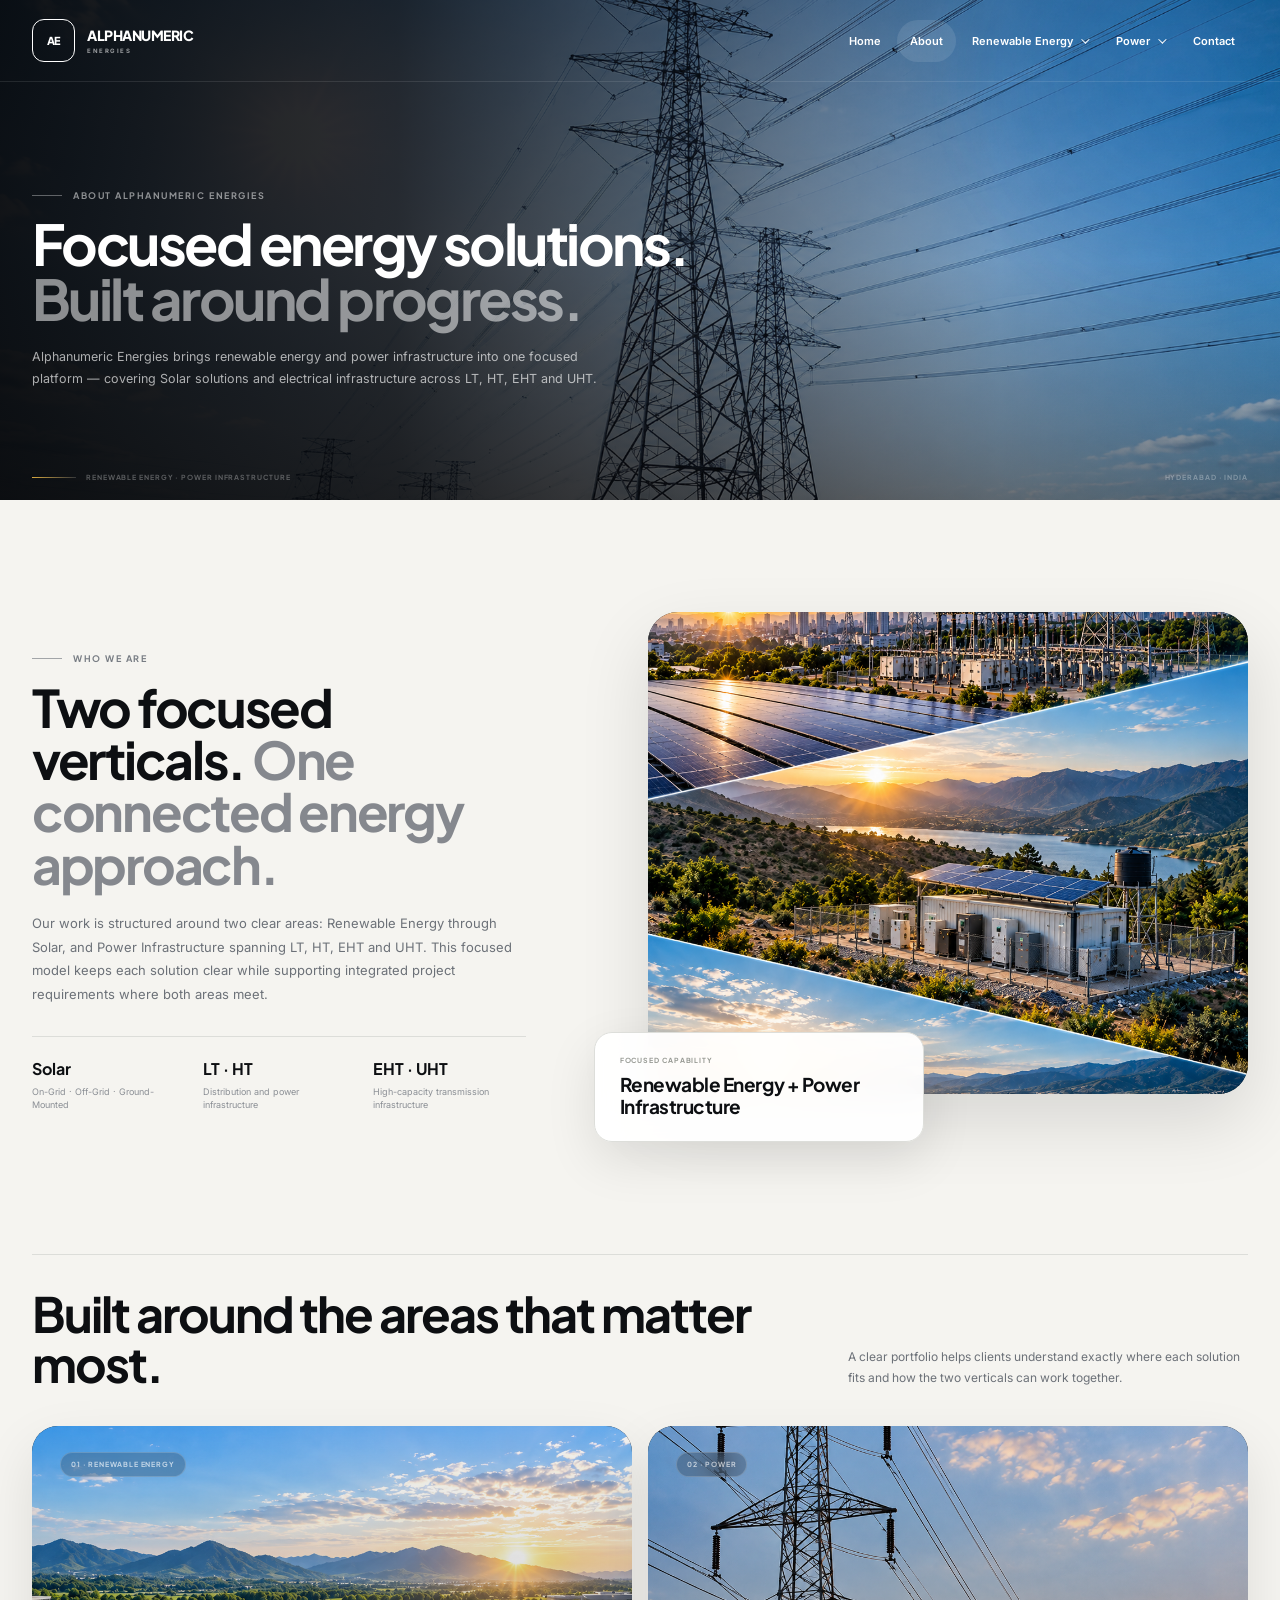
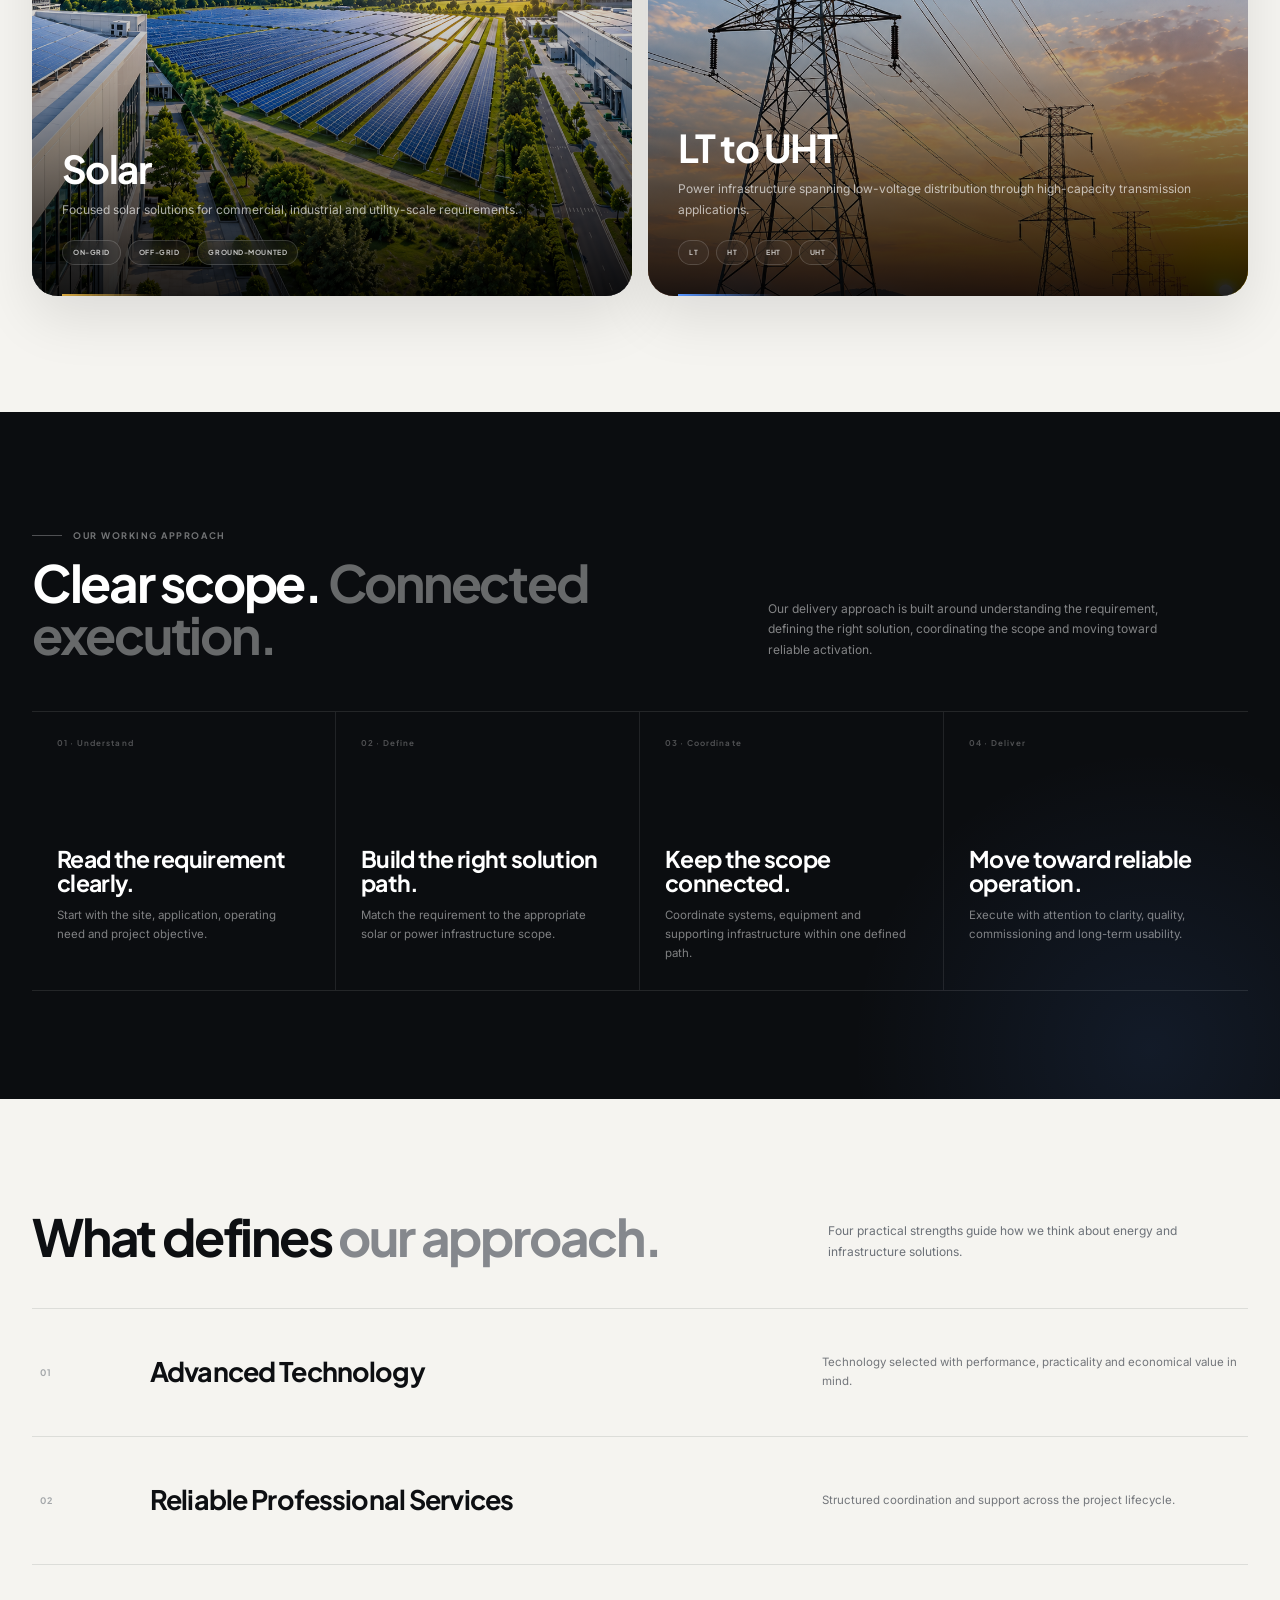
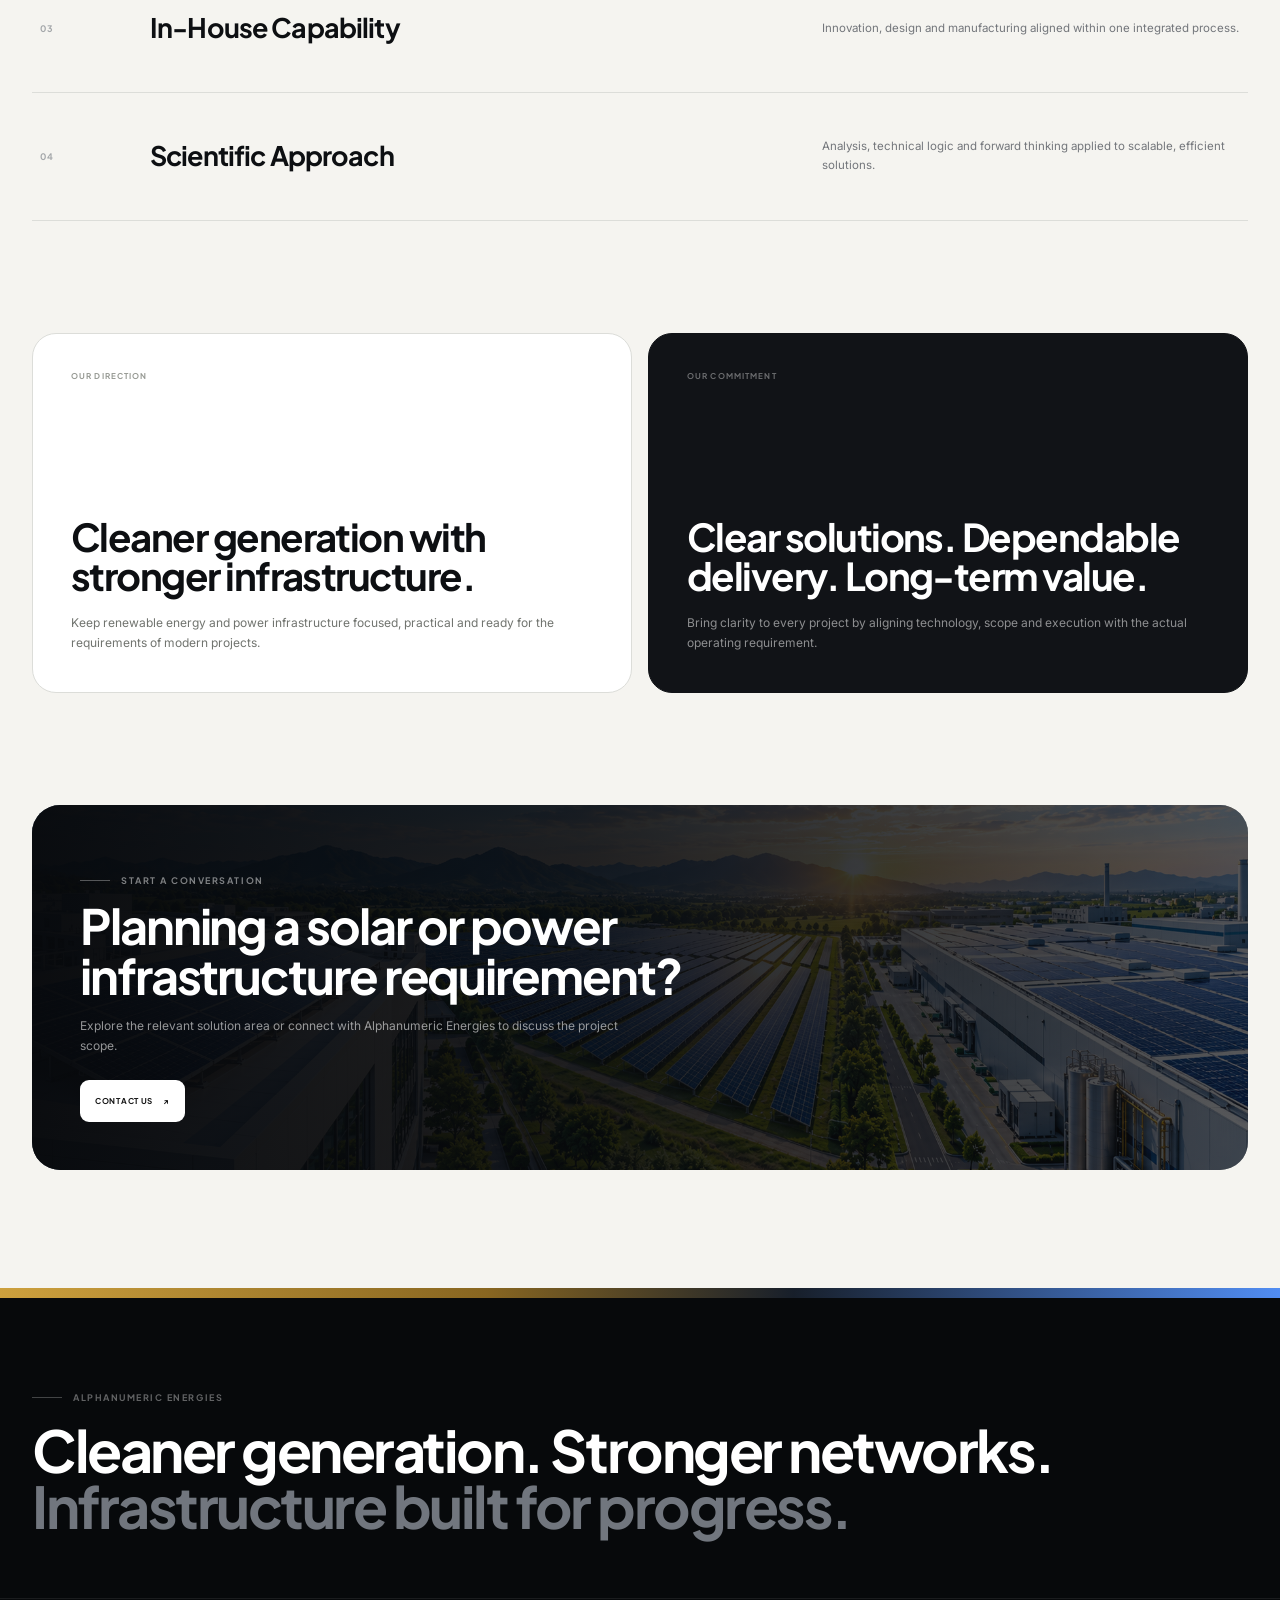
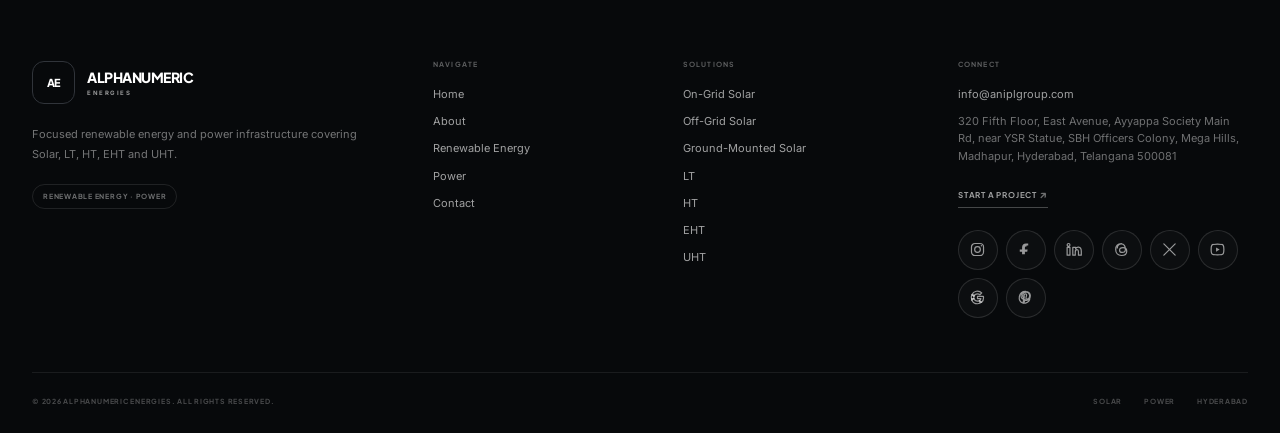
<file: about.html>
<!DOCTYPE html>
<html lang="en">
<head>
<meta charset="UTF-8">
<meta name="viewport" content="width=device-width, initial-scale=1.0">
<meta name="theme-color" content="#090b0f">

<title>About | Alphanumeric Energies</title>
<meta name="description" content="Learn about Alphanumeric Energies — focused on renewable energy, solar solutions and power infrastructure across LT, HT, EHT and UHT.">

<link rel="preconnect" href="https://fonts.googleapis.com">
<link rel="preconnect" href="https://fonts.gstatic.com" crossorigin>
<link href="https://fonts.googleapis.com/css2?family=Inter:wght@400;500;600&family=Plus+Jakarta+Sans:wght@500;600;700;800&display=swap" rel="stylesheet">

<style>
/* ============================================================
   00 — GLOBAL
   ============================================================ */
:root{
  --ink:#0d0f12;
  --ink-2:#15181d;
  --paper:#f5f4f0;
  --paper-2:#ecece7;
  --white:#ffffff;
  --muted:#6c7178;
  --line:#dcddd9;

  --gold:#d7a840;
  --gold-soft:#f0e0b2;
  --blue:#5594ff;

  --container:min(1380px,calc(100% - 64px));
  --radius-xl:34px;
  --radius-lg:26px;
  --radius-md:18px;

  --ease:cubic-bezier(.2,.72,.2,1);
  --shadow:0 30px 80px rgba(0,0,0,.12);
}

*{margin:0;padding:0;box-sizing:border-box}
html{scroll-behavior:smooth}
body{
  font-family:"Inter",sans-serif;
  background:var(--paper);
  color:var(--ink);
  overflow-x:hidden;
  text-rendering:optimizeLegibility;
  -webkit-font-smoothing:antialiased;
}
body.menu-open{overflow:hidden}
a{color:inherit;text-decoration:none}
img{display:block;width:100%}
button,input,textarea,select{font:inherit}
button{color:inherit}

.wrap{
  width:var(--container);
  margin:auto;
}

.editorial{
  color:#777b82;
}

.kicker{
  display:inline-flex;
  align-items:center;
  gap:11px;
  color:#777c83;
  font:700 9px/1 "Plus Jakarta Sans",sans-serif;
  letter-spacing:.17em;
  text-transform:uppercase;
}
.kicker::before{
  content:"";
  width:30px;
  height:1px;
  background:currentColor;
  opacity:.65;
}

.btn{
  min-height:50px;
  padding:0 19px;
  display:inline-flex;
  align-items:center;
  justify-content:center;
  gap:13px;
  border:1px solid transparent;
  border-radius:999px;
  font:700 9px/1 "Plus Jakarta Sans",sans-serif;
  letter-spacing:.10em;
  text-transform:uppercase;
  transition:
    transform .25s ease,
    background .25s ease,
    border-color .25s ease,
    color .25s ease;
}
.btn:hover{transform:translateY(-2px)}
.btn-light{background:#fff;color:#111}
.btn-light:hover{background:#f0f0ec}
.btn-outline{
  border-color:rgba(255,255,255,.25);
  color:#fff;
  background:rgba(255,255,255,.035);
  backdrop-filter:blur(10px);
}
.btn-outline:hover{background:rgba(255,255,255,.10)}
.btn-dark{background:#111;color:#fff}
.btn-dark:hover{background:#24272c}

.reveal{
  opacity:0;
  transform:translateY(28px);
  transition:
    opacity .85s var(--ease),
    transform .85s var(--ease);
}
.reveal.show{
  opacity:1;
  transform:none;
}

.scroll-progress{
  position:fixed;
  top:0;
  left:0;
  z-index:1300;
  width:0;
  height:2px;
  background:linear-gradient(90deg,var(--gold),#f2d487);
  box-shadow:0 0 12px rgba(215,168,64,.45);
  pointer-events:none;
}

/* ============================================================
   SHARED SECTION HEAD
   ============================================================ */
.section-pad{padding:124px 0}
.section-head{
  display:grid;
  grid-template-columns:minmax(0,1.14fr) minmax(320px,.86fr);
  gap:70px;
  align-items:end;
  margin-bottom:52px;
}
.section-head .kicker{margin-bottom:18px}
.section-head h2{
  max-width:900px;
  font:700 clamp(38px,4.25vw,60px)/1.02 "Plus Jakarta Sans",sans-serif;
  letter-spacing:-.043em;
}
.section-head p{
  max-width:455px;
  color:var(--muted);
  font-size:12.5px;
  line-height:1.72;
}

/* ============================================================
   BACK TO TOP
   ============================================================ */
.back-top{
  position:fixed;
  right:22px;
  bottom:22px;
  z-index:1000;
  width:45px;
  height:45px;
  display:grid;
  place-items:center;
  border:1px solid #d7d8d4;
  border-radius:50%;
  background:rgba(255,255,255,.94);
  color:#111;
  cursor:pointer;
  opacity:0;
  visibility:hidden;
  transform:translateY(10px);
  box-shadow:0 12px 30px rgba(0,0,0,.10);
  transition:.24s ease;
}
.back-top.show{
  opacity:1;
  visibility:visible;
  transform:none;
}
.back-top:hover{
  background:#111;
  color:#fff;
  border-color:#111;
}

/* ============================================================
   GLOBAL RESPONSIVE
   ============================================================ */
@media(max-width:1180px){
  :root{--container:min(100% - 44px,1380px)}

  .section-head{
    grid-template-columns:1fr;
    gap:25px;
  }
}

@media(max-width:980px){
  :root{--container:min(100% - 32px,1380px)}
}

@media(max-width:700px){
  :root{--container:min(100% - 28px,1380px)}

  .section-pad{padding:88px 0}
  .section-head{margin-bottom:35px}
  .section-head h2{
    font-size:clamp(34px,9.5vw,47px);
  }
}

@media(prefers-reduced-motion:reduce){
  html{scroll-behavior:auto}
  *,
  *::before,
  *::after{
    animation:none!important;
    transition-duration:.01ms!important;
  }
}
</style>
</head>



<body>

<div class="scroll-progress" id="scrollProgress" aria-hidden="true"></div>


<style>
/* About page active navigation */
.site-nav:not(.scrolled) .about-active{
  background:rgba(255,255,255,.10);
}
.site-nav.scrolled .about-active{
  background:#eff0ec;
}
</style>

<!-- ============================================================
     SECTION 01 — NAVIGATION
     ORDER: CSS → HTML → JAVASCRIPT
     ============================================================ -->

<style>
/* ============================================================
   01 — SECTION CSS
   ============================================================ */
/* ============================================================
   01 — NAVIGATION
   ============================================================ */
.site-nav{
  position:fixed;
  inset:0 0 auto 0;
  z-index:1200;
  height:82px;
  display:flex;
  align-items:center;
  color:#fff;
  border-bottom:1px solid rgba(255,255,255,.10);
  transition:
    height .32s ease,
    background .32s ease,
    color .32s ease,
    border-color .32s ease,
    box-shadow .32s ease;
}

.site-nav.scrolled{
  height:72px;
  color:#111;
  background:rgba(255,255,255,.93);
  border-color:rgba(12,14,17,.08);
  backdrop-filter:blur(18px);
  box-shadow:0 12px 34px rgba(0,0,0,.055);
}

.nav-inner{
  width:var(--container);
  margin:auto;
  display:flex;
  align-items:center;
  gap:24px;
}

.brand{
  display:flex;
  align-items:center;
  gap:12px;
  flex-shrink:0;
}

.brand-mark{
  width:43px;
  height:43px;
  display:grid;
  place-items:center;
  border:1px solid currentColor;
  border-radius:12px;
  font:800 11px/1 "Plus Jakarta Sans",sans-serif;
  letter-spacing:-.04em;
}

.brand-name{
  font:800 14px/1 "Plus Jakarta Sans",sans-serif;
  letter-spacing:-.035em;
}
.brand-name small{
  display:block;
  margin-top:6px;
  opacity:.58;
  font:700 6px/1 "Inter",sans-serif;
  letter-spacing:.25em;
}

.nav-links{
  margin-left:auto;
  display:flex;
  align-items:center;
  gap:3px;
}
.nav-item{position:relative}

.nav-link{
  min-height:42px;
  padding:0 13px;
  display:flex;
  align-items:center;
  gap:8px;
  border-radius:999px;
  font-size:11px;
  font-weight:600;
  transition:.22s ease;
}
.nav-link:hover{background:rgba(255,255,255,.10)}
.site-nav.scrolled .nav-link:hover{background:#eff0ec}

.chevron{
  width:6px;
  height:6px;
  border-right:1.4px solid currentColor;
  border-bottom:1.4px solid currentColor;
  transform:rotate(45deg) translateY(-2px);
  transition:.22s ease;
}
.nav-item:hover .chevron{
  transform:rotate(225deg) translate(-1px,-1px);
}

.dropdown{
  position:absolute;
  top:calc(100% + 10px);
  left:50%;
  width:max-content;
  min-width:150px;
  max-width:210px;
  padding:6px;
  transform:translate(-50%,10px);
  border:1px solid #e2e3df;
  border-radius:17px;
  background:rgba(255,255,255,.985);
  color:#111;
  box-shadow:0 28px 65px rgba(0,0,0,.15);
  opacity:0;
  visibility:hidden;
  pointer-events:none;
  transition:.22s ease;
}
.nav-item:hover .dropdown,
.nav-item:focus-within .dropdown{
  opacity:1;
  visibility:visible;
  pointer-events:auto;
  transform:translate(-50%,0);
}

.dropdown a{
  min-height:40px;
  padding:0 11px;
  display:flex;
  align-items:center;
  justify-content:space-between;
  gap:10px;
  border-radius:9px;
  font-size:11px;
  font-weight:600;
  transition:.2s ease;
}
.dropdown a:hover{
  background:#f2f2ef;
  padding-left:17px;
}
.mobile-toggle{
  display:none;
  width:43px;
  height:43px;
  margin-left:auto;
  border:1px solid rgba(255,255,255,.24);
  border-radius:50%;
  background:transparent;
  color:inherit;
  cursor:pointer;
}
.site-nav.scrolled .mobile-toggle{border-color:#d4d5d1}
.mobile-toggle span{
  display:block;
  width:16px;
  height:1px;
  margin:4px auto;
  background:currentColor;
  transition:.2s ease;
}

/* Navigation Responsive */
@media(max-width:980px){
  .site-nav{height:75px}
  .mobile-toggle{display:block}

  .nav-links{
    position:fixed;
    top:75px;
    left:16px;
    right:16px;
    max-height:calc(100vh - 94px);
    overflow:auto;
    margin-left:0;
    padding:10px;
    display:none;
    flex-direction:column;
    align-items:stretch;
    border:1px solid #e0e1dd;
    border-radius:19px;
    background:rgba(255,255,255,.985);
    color:#111;
    box-shadow:0 28px 75px rgba(0,0,0,.18);
  }

  .nav-links.open{display:flex}
  .nav-item{width:100%}

  .nav-link{
    width:100%;
    min-height:49px;
    padding:0 14px;
    justify-content:space-between;
    border-radius:11px;
  }

  .nav-link:hover{background:#f0f0ed}

  .dropdown{
    position:static;
    width:100%;
    max-width:none;
    margin:0 0 7px;
    padding:6px;
    display:none;
    transform:none!important;
    opacity:1;
    visibility:visible;
    pointer-events:auto;
    background:#f3f3ef;
    box-shadow:none;
  }

  .nav-item.open .dropdown{display:block}
  .nav-item:hover .dropdown{display:none}
  .nav-item.open:hover .dropdown{display:block}
}

@media(max-width:700px){
  .brand-mark{
    width:39px;
    height:39px;
  }

  .brand-name{font-size:12px}
}
</style>

<!-- ============================================================
     01 — NAVIGATION
     ============================================================ -->
<header class="site-nav" id="siteNav">
  <div class="nav-inner">

    <a class="brand" href="index.html" aria-label="Alphanumeric Energies Home">
      <span class="brand-mark">AE</span>
      <span class="brand-name">
        ALPHANUMERIC
        <small>ENERGIES</small>
      </span>
    </a>

    <nav class="nav-links" id="navLinks">

      <div class="nav-item">
        <a class="nav-link" href="index.html">Home</a>
      </div>

      <div class="nav-item">
        <a class="nav-link about-active" href="about.html">About</a>
      </div>

      <div class="nav-item has-dropdown">
        <a class="nav-link" href="solar.html">
          Renewable Energy
          <span class="chevron" aria-hidden="true"></span>
        </a>

        <div class="dropdown">
          <a href="on-grid.html">
            <span>On-Grid</span>
          </a>
          <a href="off-grid.html">
            <span>Off-Grid</span>
          </a>
          <a href="ground-mounted.html">
            <span>Ground-Mounted</span>
          </a>
        </div>
      </div>

      <div class="nav-item has-dropdown">
        <a class="nav-link" href="power.html">
          Power
          <span class="chevron" aria-hidden="true"></span>
        </a>

        <div class="dropdown">
          <a href="lt.html">
            <span>LT</span>
          </a>
          <a href="ht.html">
            <span>HT</span>
          </a>
          <a href="eht.html">
            <span>EHT</span>
          </a>
          <a href="uht.html">
            <span>UHT</span>
          </a>
        </div>
      </div>

      <div class="nav-item">
        <a class="nav-link" href="contact.html">Contact</a>
      </div>

    </nav>


    <button
      class="mobile-toggle"
      id="mobileToggle"
      aria-label="Open navigation"
      aria-expanded="false"
    >
      <span></span>
      <span></span>
    </button>

  </div>
</header>

<script>
(() => {
/* ============================================================
     NAVIGATION
     ============================================================ */
  const siteNav = document.getElementById("siteNav");
  const mobileToggle = document.getElementById("mobileToggle");
  const navLinks = document.getElementById("navLinks");

  function updateNavbar(){
    siteNav.classList.toggle("scrolled", window.scrollY > 28);
  }

  updateNavbar();
  window.addEventListener("scroll", updateNavbar, {passive:true});

  mobileToggle.addEventListener("click", () => {
    const open = navLinks.classList.toggle("open");
    mobileToggle.setAttribute("aria-expanded", open ? "true" : "false");
    document.body.classList.toggle("menu-open", open);
  });

  document.querySelectorAll(".has-dropdown > .nav-link").forEach(link => {
    link.addEventListener("click", event => {
      if(window.innerWidth <= 980){
        event.preventDefault();

        const item = link.parentElement;

        document.querySelectorAll(".nav-item.open").forEach(openItem => {
          if(openItem !== item) openItem.classList.remove("open");
        });

        item.classList.toggle("open");
      }
    });
  });

  document.querySelectorAll(".nav-links a").forEach(link => {
    link.addEventListener("click", () => {
      if(window.innerWidth <= 980 && !link.parentElement.classList.contains("has-dropdown")){
        navLinks.classList.remove("open");
        document.body.classList.remove("menu-open");
        mobileToggle.setAttribute("aria-expanded","false");
      }
    });
  });

  window.addEventListener("resize", () => {
    if(window.innerWidth > 980){
      navLinks.classList.remove("open");
      document.body.classList.remove("menu-open");
      mobileToggle.setAttribute("aria-expanded","false");
      document.querySelectorAll(".nav-item.open").forEach(item => item.classList.remove("open"));
    }
  });
})();
</script>


<main>

<!-- ============================================================
     SECTION 02 — ABOUT HERO
     ORDER: CSS → HTML
     ============================================================ -->

<style>
/* ============================================================
   02 — ABOUT HERO
   ============================================================ */

.about-hero{
  position:relative;
  height:500px;
  min-height:500px;
  overflow:hidden;
  isolation:isolate;
  background:#090b0f;
  color:#fff;
}

.about-hero-media{
  position:absolute;
  inset:0;
  z-index:-4;
}

.about-hero-media img{
  width:100%;
  height:100%;
  object-fit:cover;
  object-position:center 48%;
  transform:scale(1.02);
  animation:aboutHeroDrift 14s ease-in-out infinite alternate;
}

@keyframes aboutHeroDrift{
  to{
    transform:scale(1.055) translate3d(-.35%,-.2%,0);
  }
}

.about-hero::before{
  content:"";
  position:absolute;
  inset:0;
  z-index:-3;
  background:
    linear-gradient(
      90deg,
      rgba(6,8,11,.95) 0%,
      rgba(6,8,11,.84) 31%,
      rgba(6,8,11,.56) 54%,
      rgba(6,8,11,.20) 78%,
      rgba(6,8,11,.08) 100%
    ),
    linear-gradient(
      0deg,
      rgba(0,0,0,.38),
      transparent 48%
    );
}

.about-hero::after{
  content:"";
  position:absolute;
  top:-180px;
  right:-160px;
  z-index:-2;
  width:520px;
  height:520px;
  border-radius:50%;
  background:
    radial-gradient(
      circle,
      rgba(85,148,255,.13),
      transparent 68%
    );
  filter:blur(8px);
  pointer-events:none;
}

.about-hero-inner{
  width:var(--container);
  height:100%;
  margin:auto;
  padding:128px 0 58px;
  display:flex;
  align-items:center;
}

.about-hero-copy{
  max-width:790px;
}

.about-hero .kicker{
  margin-bottom:17px;
  color:rgba(255,255,255,.52);
}

.about-hero h1{
  max-width:790px;
  font:700 clamp(43px,4.4vw,66px)/.97 "Plus Jakarta Sans",sans-serif;
  letter-spacing:-.045em;
}

.about-hero h1 span{
  display:block;
  color:rgba(255,255,255,.52);
}

.about-hero p{
  max-width:585px;
  margin-top:20px;
  color:rgba(255,255,255,.66);
  font-size:12.5px;
  line-height:1.75;
}

.about-hero-foot{
  position:absolute;
  left:50%;
  bottom:19px;
  width:var(--container);
  transform:translateX(-50%);
  display:flex;
  justify-content:space-between;
  gap:20px;
  color:rgba(255,255,255,.31);
  font:700 7px/1 "Plus Jakarta Sans",sans-serif;
  letter-spacing:.13em;
  text-transform:uppercase;
}

.about-hero-line{
  display:flex;
  align-items:center;
  gap:10px;
}

.about-hero-line i{
  width:44px;
  height:1px;
  background:linear-gradient(90deg,var(--gold),rgba(255,255,255,.16));
}

@media(max-width:700px){
  .about-hero{
    height:450px;
    min-height:450px;
  }

  .about-hero-inner{
    padding:118px 0 46px;
  }

  .about-hero h1{
    font-size:clamp(36px,10vw,48px);
  }

  .about-hero p{
    font-size:11.5px;
  }

  .about-hero-foot{
    bottom:15px;
  }

  .about-hero-foot > span:last-child{
    display:none;
  }
}
</style>

<section class="about-hero">

  <div class="about-hero-media">
    <img
      src="assets/images/banners/transmission-2.png"
      alt="Alphanumeric Energies power infrastructure"
    >
  </div>

  <div class="about-hero-inner">

    <div class="about-hero-copy reveal">

      <div class="kicker">
        About Alphanumeric Energies
      </div>

      <h1>
        Focused energy solutions.
        <span>Built around progress.</span>
      </h1>

      <p>
        Alphanumeric Energies brings renewable energy and power
        infrastructure into one focused platform — covering Solar
        solutions and electrical infrastructure across LT, HT, EHT and UHT.
      </p>

    </div>

  </div>

  <div class="about-hero-foot">
    <div class="about-hero-line">
      <i></i>
      Renewable Energy · Power Infrastructure
    </div>
    <span>Hyderabad · India</span>
  </div>

</section>


<!-- ============================================================
     SECTION 03 — COMPANY OVERVIEW
     ORDER: CSS → HTML
     ============================================================ -->

<style>
/* ============================================================
   03 — COMPANY OVERVIEW
   ============================================================ */

.about-overview{
  position:relative;
  padding:112px 0;
  background:var(--paper);
}

.about-overview-grid{
  display:grid;
  grid-template-columns:minmax(0,.86fr) minmax(460px,1.14fr);
  gap:68px;
  align-items:center;
}

.about-overview-copy .kicker{
  margin-bottom:18px;
}

.about-overview-copy h2{
  max-width:650px;
  font:700 clamp(38px,4.05vw,58px)/1.01 "Plus Jakarta Sans",sans-serif;
  letter-spacing:-.044em;
}

.about-overview-copy h2 span{
  color:#85888e;
}

.about-overview-copy p{
  max-width:575px;
  margin-top:22px;
  color:var(--muted);
  font-size:13px;
  line-height:1.82;
}

.about-overview-note{
  margin-top:29px;
  padding-top:23px;
  border-top:1px solid var(--line);
  display:grid;
  grid-template-columns:repeat(3,1fr);
  gap:18px;
}

.about-overview-note strong{
  display:block;
  font:700 16px/1.15 "Plus Jakarta Sans",sans-serif;
}

.about-overview-note span{
  display:block;
  margin-top:7px;
  color:#8b8f95;
  font-size:9px;
  line-height:1.45;
}

.about-overview-visual{
  position:relative;
  min-height:530px;
}

.about-overview-image{
  position:absolute;
  inset:0 0 48px 54px;
  overflow:hidden;
  border-radius:30px;
  background:#111;
  box-shadow:0 28px 70px rgba(0,0,0,.12);
}

.about-overview-image img{
  height:100%;
  object-fit:cover;
  transition:transform .9s var(--ease);
}

.about-overview-visual:hover .about-overview-image img{
  transform:scale(1.04);
}

.about-overview-card{
  position:absolute;
  left:0;
  bottom:0;
  width:min(330px,72%);
  padding:24px 25px;
  border:1px solid #dddeda;
  border-radius:18px;
  background:rgba(255,255,255,.95);
  box-shadow:0 18px 50px rgba(0,0,0,.10);
  backdrop-filter:blur(15px);
}

.about-overview-card small{
  display:block;
  color:#959892;
  font:700 7px/1 "Plus Jakarta Sans",sans-serif;
  letter-spacing:.13em;
  text-transform:uppercase;
}

.about-overview-card strong{
  display:block;
  margin-top:10px;
  font:700 19px/1.12 "Plus Jakarta Sans",sans-serif;
  letter-spacing:-.025em;
}

@media(max-width:1050px){
  .about-overview-grid{
    grid-template-columns:1fr;
    gap:46px;
  }

  .about-overview-visual{
    min-height:500px;
  }
}

@media(max-width:700px){
  .about-overview{
    padding:82px 0;
  }

  .about-overview-note{
    grid-template-columns:1fr;
  }

  .about-overview-visual{
    min-height:400px;
  }

  .about-overview-image{
    inset:0 0 58px 20px;
    border-radius:22px;
  }

  .about-overview-card{
    width:82%;
  }
}
</style>

<section class="about-overview">

  <div class="wrap">

    <div class="about-overview-grid">

      <div class="about-overview-copy reveal">

        <div class="kicker">
          Who We Are
        </div>

        <h2>
          Two focused verticals.
          <span>One connected energy approach.</span>
        </h2>

        <p>
          Our work is structured around two clear areas: Renewable Energy
          through Solar, and Power Infrastructure spanning LT, HT, EHT and UHT.
          This focused model keeps each solution clear while supporting
          integrated project requirements where both areas meet.
        </p>

        <div class="about-overview-note">

          <div>
            <strong>Solar</strong>
            <span>On-Grid · Off-Grid · Ground-Mounted</span>
          </div>

          <div>
            <strong>LT · HT</strong>
            <span>Distribution and power infrastructure</span>
          </div>

          <div>
            <strong>EHT · UHT</strong>
            <span>High-capacity transmission infrastructure</span>
          </div>

        </div>

      </div>


      <div class="about-overview-visual reveal">

        <div class="about-overview-image">
          <img
            src="assets/images/banners/energy1.png"
            alt="Solar energy infrastructure"
          >
        </div>

        <div class="about-overview-card">
          <small>Focused Capability</small>
          <strong>
            Renewable Energy + Power Infrastructure
          </strong>
        </div>

      </div>

    </div>

  </div>

</section>


<!-- ============================================================
     SECTION 04 — OUR FOCUS
     ORDER: CSS → HTML
     ============================================================ -->

<style>
/* ============================================================
   04 — OUR FOCUS
   ============================================================ */

.about-focus{
  padding:0 0 116px;
  background:var(--paper);
}

.about-focus-head{
  display:flex;
  align-items:end;
  justify-content:space-between;
  gap:45px;
  margin-bottom:38px;
  padding-top:34px;
  border-top:1px solid var(--line);
}

.about-focus-head h2{
  max-width:760px;
  font:700 clamp(36px,3.8vw,54px)/1.02 "Plus Jakarta Sans",sans-serif;
  letter-spacing:-.042em;
}

.about-focus-head p{
  max-width:400px;
  color:var(--muted);
  font-size:12px;
  line-height:1.7;
}

.about-focus-grid{
  display:grid;
  grid-template-columns:1fr 1fr;
  gap:16px;
}

.about-focus-card{
  position:relative;
  min-height:470px;
  overflow:hidden;
  isolation:isolate;
  border-radius:26px;
  background:#111;
  color:#fff;
  box-shadow:0 22px 55px rgba(0,0,0,.10);
}

.about-focus-card img{
  position:absolute;
  inset:0;
  z-index:-3;
  height:100%;
  object-fit:cover;
  transform:scale(1.015);
  transition:transform .9s var(--ease);
}

.about-focus-card:hover img{
  transform:scale(1.06);
}

.about-focus-card::before{
  content:"";
  position:absolute;
  inset:0;
  z-index:-2;
  background:
    linear-gradient(
      180deg,
      rgba(0,0,0,.04),
      rgba(0,0,0,.14) 38%,
      rgba(0,0,0,.88) 100%
    );
}

.about-focus-card::after{
  content:"";
  position:absolute;
  left:30px;
  right:30px;
  bottom:0;
  height:2px;
  transform:scaleX(.18);
  transform-origin:left;
  transition:transform .55s var(--ease);
}

.about-focus-card.solar::after{
  background:linear-gradient(90deg,var(--gold),transparent);
}

.about-focus-card.power::after{
  background:linear-gradient(90deg,var(--blue),transparent);
}

.about-focus-card:hover::after{
  transform:scaleX(1);
}

.about-focus-index{
  position:absolute;
  top:26px;
  left:28px;
  padding:8px 10px;
  border:1px solid rgba(255,255,255,.18);
  border-radius:999px;
  background:rgba(0,0,0,.20);
  color:rgba(255,255,255,.66);
  backdrop-filter:blur(10px);
  font:700 7px/1 "Plus Jakarta Sans",sans-serif;
  letter-spacing:.12em;
  text-transform:uppercase;
}

.about-focus-content{
  position:absolute;
  left:30px;
  right:30px;
  bottom:31px;
}

.about-focus-content h3{
  font:700 clamp(31px,3vw,46px)/1.02 "Plus Jakarta Sans",sans-serif;
  letter-spacing:-.04em;
}

.about-focus-content p{
  max-width:515px;
  margin-top:12px;
  color:rgba(255,255,255,.66);
  font-size:12px;
  line-height:1.7;
}

.about-focus-tags{
  display:flex;
  flex-wrap:wrap;
  gap:7px;
  margin-top:20px;
}

.about-focus-tags span{
  padding:8px 10px;
  border:1px solid rgba(255,255,255,.16);
  border-radius:999px;
  background:rgba(255,255,255,.04);
  color:rgba(255,255,255,.73);
  font:700 7px/1 "Plus Jakarta Sans",sans-serif;
  letter-spacing:.08em;
  text-transform:uppercase;
  backdrop-filter:blur(8px);
}

@media(max-width:900px){
  .about-focus-head{
    align-items:flex-start;
    flex-direction:column;
    gap:18px;
  }

  .about-focus-grid{
    grid-template-columns:1fr;
  }
}

@media(max-width:700px){
  .about-focus{
    padding-bottom:86px;
  }

  .about-focus-card{
    min-height:390px;
    border-radius:22px;
  }
}
</style>

<section class="about-focus">

  <div class="wrap">

    <div class="about-focus-head reveal">

      <h2>
        Built around the areas
        that matter most.
      </h2>

      <p>
        A clear portfolio helps clients understand exactly where
        each solution fits and how the two verticals can work together.
      </p>

    </div>


    <div class="about-focus-grid">

      <a class="about-focus-card solar reveal" href="solar.html">

        <img
          src="assets/images/banners/reneableenergys1.png"
          alt="Renewable energy solar solutions"
        >

        <div class="about-focus-index">
          01 · Renewable Energy
        </div>

        <div class="about-focus-content">

          <h3>
            Solar
          </h3>

          <p>
            Focused solar solutions for commercial, industrial and
            utility-scale requirements.
          </p>

          <div class="about-focus-tags">
            <span>On-Grid</span>
            <span>Off-Grid</span>
            <span>Ground-Mounted</span>
          </div>

        </div>

      </a>


      <a class="about-focus-card power reveal" href="power.html">

        <img
          src="assets/images/power_service/eht_lines.png"
          alt="Power transmission infrastructure"
        >

        <div class="about-focus-index">
          02 · Power
        </div>

        <div class="about-focus-content">

          <h3>
            LT to UHT
          </h3>

          <p>
            Power infrastructure spanning low-voltage distribution
            through high-capacity transmission applications.
          </p>

          <div class="about-focus-tags">
            <span>LT</span>
            <span>HT</span>
            <span>EHT</span>
            <span>UHT</span>
          </div>

        </div>

      </a>

    </div>

  </div>

</section>


<!-- ============================================================
     SECTION 05 — HOW WE WORK
     ORDER: CSS → HTML
     ============================================================ -->

<style>
/* ============================================================
   05 — HOW WE WORK
   ============================================================ */

.about-method{
  position:relative;
  padding:108px 0;
  overflow:hidden;
  background:#0b0d10;
  color:#fff;
}

.about-method::before{
  content:"";
  position:absolute;
  inset:auto -180px -260px auto;
  width:620px;
  height:620px;
  border-radius:50%;
  background:
    radial-gradient(
      circle,
      rgba(85,148,255,.10),
      transparent 68%
    );
  pointer-events:none;
}

.about-method .wrap{
  position:relative;
  z-index:2;
}

.about-method-head{
  display:grid;
  grid-template-columns:1fr .72fr;
  gap:70px;
  align-items:end;
  margin-bottom:50px;
}

.about-method .kicker{
  margin-bottom:17px;
  color:rgba(255,255,255,.43);
}

.about-method h2{
  max-width:820px;
  font:700 clamp(38px,4vw,58px)/1.01 "Plus Jakarta Sans",sans-serif;
  letter-spacing:-.044em;
}

.about-method h2 span{
  color:rgba(255,255,255,.38);
}

.about-method-head p{
  max-width:430px;
  color:rgba(255,255,255,.49);
  font-size:12px;
  line-height:1.72;
}

.about-method-grid{
  display:grid;
  grid-template-columns:repeat(4,1fr);
  border-top:1px solid rgba(255,255,255,.10);
  border-bottom:1px solid rgba(255,255,255,.10);
}

.about-method-item{
  position:relative;
  min-height:275px;
  padding:27px 25px;
  border-right:1px solid rgba(255,255,255,.09);
}

.about-method-item:last-child{
  border-right:0;
}

.about-method-num{
  color:rgba(255,255,255,.27);
  font:700 8px/1 "Plus Jakarta Sans",sans-serif;
  letter-spacing:.14em;
}

.about-method-item h3{
  margin-top:100px;
  font:700 23px/1.05 "Plus Jakarta Sans",sans-serif;
  letter-spacing:-.03em;
}

.about-method-item p{
  max-width:245px;
  margin-top:11px;
  color:rgba(255,255,255,.48);
  font-size:11.5px;
  line-height:1.65;
}

.about-method-item::before{
  content:"";
  position:absolute;
  left:25px;
  top:-1px;
  width:0;
  height:2px;
  background:var(--gold);
  transition:width .35s ease;
}

.about-method-item:nth-child(even)::before{
  background:var(--blue);
}

.about-method-item:hover::before{
  width:58px;
}

@media(max-width:980px){
  .about-method-head{
    grid-template-columns:1fr;
    gap:22px;
  }

  .about-method-grid{
    grid-template-columns:repeat(2,1fr);
  }

  .about-method-item:nth-child(2){
    border-right:0;
  }

  .about-method-item:nth-child(-n+2){
    border-bottom:1px solid rgba(255,255,255,.09);
  }
}

@media(max-width:700px){
  .about-method{
    padding:82px 0;
  }

  .about-method-grid{
    grid-template-columns:1fr;
  }

  .about-method-item{
    min-height:220px;
    border-right:0;
    border-bottom:1px solid rgba(255,255,255,.09);
  }

  .about-method-item:last-child{
    border-bottom:0;
  }

  .about-method-item h3{
    margin-top:72px;
  }
}
</style>

<section class="about-method">

  <div class="wrap">

    <div class="about-method-head reveal">

      <div>

        <div class="kicker">
          Our Working Approach
        </div>

        <h2>
          Clear scope.
          <span>Connected execution.</span>
        </h2>

      </div>

      <p>
        Our delivery approach is built around understanding the
        requirement, defining the right solution, coordinating the
        scope and moving toward reliable activation.
      </p>

    </div>


    <div class="about-method-grid">

      <article class="about-method-item reveal">
        <div class="about-method-num">01 · Understand</div>
        <h3>Read the requirement clearly.</h3>
        <p>
          Start with the site, application, operating need
          and project objective.
        </p>
      </article>

      <article class="about-method-item reveal">
        <div class="about-method-num">02 · Define</div>
        <h3>Build the right solution path.</h3>
        <p>
          Match the requirement to the appropriate solar
          or power infrastructure scope.
        </p>
      </article>

      <article class="about-method-item reveal">
        <div class="about-method-num">03 · Coordinate</div>
        <h3>Keep the scope connected.</h3>
        <p>
          Coordinate systems, equipment and supporting
          infrastructure within one defined path.
        </p>
      </article>

      <article class="about-method-item reveal">
        <div class="about-method-num">04 · Deliver</div>
        <h3>Move toward reliable operation.</h3>
        <p>
          Execute with attention to clarity, quality,
          commissioning and long-term usability.
        </p>
      </article>

    </div>

  </div>

</section>


<!-- ============================================================
     SECTION 06 — WHY ALPHANUMERIC
     ORDER: CSS → HTML
     ============================================================ -->

<style>
/* ============================================================
   06 — WHY ALPHANUMERIC
   ============================================================ */

.about-why{
  padding:112px 0;
  background:#f5f4f0;
}

.about-why-head{
  display:flex;
  justify-content:space-between;
  align-items:end;
  gap:50px;
  margin-bottom:45px;
}

.about-why-head h2{
  max-width:760px;
  font:700 clamp(38px,4vw,58px)/1.01 "Plus Jakarta Sans",sans-serif;
  letter-spacing:-.043em;
}

.about-why-head h2 span{
  color:#85888d;
}

.about-why-head p{
  max-width:420px;
  color:var(--muted);
  font-size:12px;
  line-height:1.72;
}

.about-why-list{
  border-top:1px solid var(--line);
}

.about-why-item{
  display:grid;
  grid-template-columns:80px 1fr minmax(250px,.65fr);
  gap:30px;
  align-items:center;
  min-height:128px;
  padding:22px 8px;
  border-bottom:1px solid var(--line);
  transition:
    padding-left .28s ease,
    background .28s ease;
}

.about-why-item:hover{
  padding-left:18px;
  background:rgba(255,255,255,.58);
}

.about-why-num{
  color:#a4a7aa;
  font:700 9px/1 "Plus Jakarta Sans",sans-serif;
  letter-spacing:.12em;
}

.about-why-item h3{
  font:700 clamp(23px,2.1vw,31px)/1.04 "Plus Jakarta Sans",sans-serif;
  letter-spacing:-.032em;
}

.about-why-item p{
  color:#73767b;
  font-size:11.5px;
  line-height:1.65;
}

@media(max-width:900px){
  .about-why-head{
    align-items:flex-start;
    flex-direction:column;
    gap:18px;
  }

  .about-why-item{
    grid-template-columns:55px 1fr;
  }

  .about-why-item p{
    grid-column:2;
  }
}

@media(max-width:700px){
  .about-why{
    padding:82px 0;
  }

  .about-why-item{
    min-height:auto;
    padding:25px 0;
    gap:15px;
  }
}
</style>

<section class="about-why">

  <div class="wrap">

    <div class="about-why-head reveal">

      <h2>
        What defines
        <span>our approach.</span>
      </h2>

      <p>
        Four practical strengths guide how we think about
        energy and infrastructure solutions.
      </p>

    </div>


    <div class="about-why-list">

      <div class="about-why-item reveal">
        <span class="about-why-num">01</span>
        <h3>Advanced Technology</h3>
        <p>
          Technology selected with performance,
          practicality and economical value in mind.
        </p>
      </div>

      <div class="about-why-item reveal">
        <span class="about-why-num">02</span>
        <h3>Reliable Professional Services</h3>
        <p>
          Structured coordination and support across
          the project lifecycle.
        </p>
      </div>

      <div class="about-why-item reveal">
        <span class="about-why-num">03</span>
        <h3>In-House Capability</h3>
        <p>
          Innovation, design and manufacturing aligned
          within one integrated process.
        </p>
      </div>

      <div class="about-why-item reveal">
        <span class="about-why-num">04</span>
        <h3>Scientific Approach</h3>
        <p>
          Analysis, technical logic and forward thinking
          applied to scalable, efficient solutions.
        </p>
      </div>

    </div>

  </div>

</section>


<!-- ============================================================
     SECTION 07 — DIRECTION
     ORDER: CSS → HTML
     ============================================================ -->

<style>
/* ============================================================
   07 — DIRECTION
   ============================================================ */

.about-direction{
  padding:0 0 112px;
  background:#f5f4f0;
}

.about-direction-grid{
  display:grid;
  grid-template-columns:1fr 1fr;
  gap:16px;
}

.about-direction-card{
  min-height:360px;
  padding:38px;
  border:1px solid var(--line);
  border-radius:24px;
  background:#fff;
  display:flex;
  flex-direction:column;
  justify-content:space-between;
}

.about-direction-card.dark{
  background:#111317;
  color:#fff;
  border-color:#111317;
}

.about-direction-label{
  color:#969993;
  font:700 8px/1 "Plus Jakarta Sans",sans-serif;
  letter-spacing:.14em;
  text-transform:uppercase;
}

.about-direction-card.dark .about-direction-label{
  color:rgba(255,255,255,.38);
}

.about-direction-card h3{
  max-width:520px;
  margin-top:90px;
  font:700 clamp(29px,3vw,43px)/1.03 "Plus Jakarta Sans",sans-serif;
  letter-spacing:-.04em;
}

.about-direction-card p{
  max-width:500px;
  margin-top:17px;
  color:#71746f;
  font-size:12px;
  line-height:1.7;
}

.about-direction-card.dark p{
  color:rgba(255,255,255,.52);
}

@media(max-width:820px){
  .about-direction-grid{
    grid-template-columns:1fr;
  }
}

@media(max-width:700px){
  .about-direction{
    padding-bottom:82px;
  }

  .about-direction-card{
    min-height:300px;
    padding:28px;
  }

  .about-direction-card h3{
    margin-top:68px;
  }
}
</style>

<section class="about-direction">

  <div class="wrap">

    <div class="about-direction-grid">

      <article class="about-direction-card reveal">

        <div class="about-direction-label">
          Our Direction
        </div>

        <div>
          <h3>
            Cleaner generation with stronger infrastructure.
          </h3>

          <p>
            Keep renewable energy and power infrastructure focused,
            practical and ready for the requirements of modern projects.
          </p>
        </div>

      </article>


      <article class="about-direction-card dark reveal">

        <div class="about-direction-label">
          Our Commitment
        </div>

        <div>
          <h3>
            Clear solutions. Dependable delivery. Long-term value.
          </h3>

          <p>
            Bring clarity to every project by aligning technology,
            scope and execution with the actual operating requirement.
          </p>
        </div>

      </article>

    </div>

  </div>

</section>


<!-- ============================================================
     SECTION 08 — CLOSING CTA
     ORDER: CSS → HTML
     ============================================================ -->

<style>
/* ============================================================
   08 — CLOSING CTA
   ============================================================ */

.about-cta{
  padding:0 0 118px;
  background:#f5f4f0;
}

.about-cta-box{
  position:relative;
  min-height:365px;
  overflow:hidden;
  isolation:isolate;
  padding:48px;
  border-radius:28px;
  background:#0a0c0f;
  color:#fff;
  display:flex;
  align-items:flex-end;
}

.about-cta-box img{
  position:absolute;
  inset:0;
  z-index:-3;
  height:100%;
  object-fit:cover;
  opacity:.40;
}

.about-cta-box::before{
  content:"";
  position:absolute;
  inset:0;
  z-index:-2;
  background:
    linear-gradient(
      90deg,
      rgba(7,9,12,.96),
      rgba(7,9,12,.73) 47%,
      rgba(7,9,12,.20)
    );
}

.about-cta-content{
  max-width:760px;
}

.about-cta-content .kicker{
  color:rgba(255,255,255,.48);
  margin-bottom:16px;
}

.about-cta-content h2{
  font:700 clamp(34px,3.8vw,54px)/1.01 "Plus Jakarta Sans",sans-serif;
  letter-spacing:-.043em;
}

.about-cta-content p{
  max-width:560px;
  margin-top:16px;
  color:rgba(255,255,255,.57);
  font-size:12px;
  line-height:1.7;
}

.about-cta-link{
  display:inline-flex;
  align-items:center;
  gap:10px;
  min-height:42px;
  margin-top:23px;
  padding:0 15px;
  border-radius:9px;
  background:#fff;
  color:#111;
  font:700 8px/1 "Plus Jakarta Sans",sans-serif;
  letter-spacing:.09em;
  text-transform:uppercase;
  transition:.22s ease;
}

.about-cta-link:hover{
  transform:translateY(-2px);
  background:#f0f0ec;
}

@media(max-width:700px){
  .about-cta{
    padding-bottom:88px;
  }

  .about-cta-box{
    min-height:390px;
    padding:30px 25px;
    border-radius:22px;
  }
}
</style>

<section class="about-cta">

  <div class="wrap">

    <div class="about-cta-box reveal">

      <img
        src="assets/images/banners/reneableenergys1.png"
        alt="Renewable energy infrastructure"
      >

      <div class="about-cta-content">

        <div class="kicker">
          Start a Conversation
        </div>

        <h2>
          Planning a solar or power infrastructure requirement?
        </h2>

        <p>
          Explore the relevant solution area or connect with
          Alphanumeric Energies to discuss the project scope.
        </p>

        <a class="about-cta-link" href="contact.html">
          Contact Us <span>↗</span>
        </a>

      </div>

    </div>

  </div>

</section>

</main>


<!-- ============================================================
     SECTION 09 — FOOTER
     ORDER: CSS → HTML
     ============================================================ -->

<style>
/* ============================================================
   09 — SECTION CSS
   ============================================================ */
/* ============================================================
   09 — FOOTER
   ============================================================ */
.footer{
  position:relative;
  overflow:hidden;
  margin-top:0;
  padding:0 0 28px;
  background:#07090b;
  color:#fff;
}
.footer::before{
  content:"";
  position:absolute;
  inset:0 0 auto 0;
  height:10px;
  background:linear-gradient(90deg,#d7a840,#8f6b22 38%,#18202c 62%,#5594ff);
  opacity:.95;
}

.footer-topline{
  padding:94px 0 64px;
  border-bottom:1px solid rgba(255,255,255,.08);
}
.footer-topline .kicker{
  color:rgba(255,255,255,.37);
  margin-bottom:20px;
}
.footer-topline h2{
  max-width:1100px;
  font:700 clamp(37px,4.5vw,62px)/.98 "Plus Jakarta Sans",sans-serif;
  letter-spacing:-.043em;
}
.footer-topline h2 span{color:#71767e}

.footer-grid{
  padding:62px 0 54px;
  display:grid;
  grid-template-columns:1.4fr .8fr .9fr 1.15fr;
  gap:48px;
  border-bottom:1px solid rgba(255,255,255,.08);
}
.footer .brand-mark{border-color:#30343a}
.footer-brand-copy{
  max-width:370px;
  margin-top:21px;
  color:rgba(255,255,255,.44);
  font-size:11px;
  line-height:1.75;
}
.footer-badge{
  display:inline-flex;
  margin-top:20px;
  padding:8px 10px;
  border:1px solid rgba(255,255,255,.10);
  border-radius:999px;
  color:rgba(255,255,255,.42);
  font:700 7px/1 "Plus Jakarta Sans",sans-serif;
  letter-spacing:.11em;
  text-transform:uppercase;
}

.footer-title{
  margin-bottom:18px;
  color:rgba(255,255,255,.35);
  font:700 7px/1 "Plus Jakarta Sans",sans-serif;
  letter-spacing:.16em;
  text-transform:uppercase;
}
.footer-links,
.footer-contact{
  display:flex;
  flex-direction:column;
  gap:10px;
}
.footer-links a,
.footer-contact a,
.footer-contact span{
  color:rgba(255,255,255,.62);
  font-size:11px;
  line-height:1.55;
  transition:.22s ease;
}
.footer-links a:hover,
.footer-contact a:hover{
  color:#fff;
  transform:translateX(3px);
}
.footer-contact span{
  max-width:315px;
  color:rgba(255,255,255,.42);
}

.footer-cta-link{
  width:max-content;
  margin-top:10px;
  padding-bottom:5px;
  border-bottom:1px solid rgba(255,255,255,.25);
  font:700 8px/1 "Plus Jakarta Sans",sans-serif!important;
  letter-spacing:.10em;
  text-transform:uppercase;
}

.socials{
  display:flex;
  flex-wrap:wrap;
  gap:8px;
  margin-top:22px;
}
.socials a{
  width:40px;
  height:40px;
  display:grid;
  place-items:center;
  border:1px solid rgba(255,255,255,.12);
  border-radius:50%;
  background:rgba(255,255,255,.025);
  color:rgba(255,255,255,.58);
  transition:
    transform .24s ease,
    background .24s ease,
    color .24s ease,
    border-color .24s ease;
}
.socials a svg{
  width:17px;
  height:17px;
  fill:none;
  stroke:currentColor;
  stroke-width:1.7;
  stroke-linecap:round;
  stroke-linejoin:round;
}
.socials a .fill-icon{
  fill:currentColor;
  stroke:none;
}
.socials a:hover{
  background:#fff;
  color:#111;
  border-color:#fff;
  transform:translateY(-3px);
}

.footer-bottom{
  padding-top:25px;
  display:flex;
  align-items:center;
  justify-content:space-between;
  gap:24px;
  color:rgba(255,255,255,.27);
  font:700 7px/1 "Plus Jakarta Sans",sans-serif;
  letter-spacing:.11em;
  text-transform:uppercase;
}
.footer-bottom-right{
  display:flex;
  gap:22px;
  flex-wrap:wrap;
}

/* Footer Responsive */
@media(max-width:980px){
  .footer-grid{grid-template-columns:1fr 1fr}
  .footer-grid > div:first-child{grid-column:1/-1}
}

@media(max-width:700px){
  .footer-topline{padding:66px 0 54px}

  .footer-topline h2{
    font-size:clamp(34px,9vw,48px);
  }

  .footer-grid{
    grid-template-columns:1fr;
    gap:36px;
  }

  .footer-grid > div:first-child{grid-column:auto}

  .footer-bottom{
    align-items:flex-start;
    flex-direction:column;
  }
}
</style>

<!-- ============================================================
     09 — FOOTER
     ============================================================ -->

<footer class="footer">

  <div class="footer-topline">
    <div class="wrap reveal">
      <div class="kicker">Alphanumeric Energies</div>
      <h2>
        Cleaner generation. Stronger networks.
        <span>Infrastructure built for progress.</span>
      </h2>
    </div>
  </div>

  <div class="wrap">

    <div class="footer-grid">

      <div>
        <a class="brand" href="index.html" aria-label="Alphanumeric Energies Home">
          <span class="brand-mark">AE</span>
          <span class="brand-name">
            ALPHANUMERIC
            <small>ENERGIES</small>
          </span>
        </a>

        <p class="footer-brand-copy">
          Focused renewable energy and power infrastructure covering
          Solar, LT, HT, EHT and UHT.
        </p>

        <span class="footer-badge">
          Renewable Energy · Power
        </span>
      </div>

      <div>
        <div class="footer-title">Navigate</div>
        <div class="footer-links">
          <a href="index.html">Home</a>
          <a href="about.html">About</a>
          <a href="solar.html">Renewable Energy</a>
          <a href="power.html">Power</a>
          <a href="contact.html">Contact</a>
        </div>
      </div>

      <div>
        <div class="footer-title">Solutions</div>
        <div class="footer-links">
          <a href="on-grid.html">On-Grid Solar</a>
          <a href="off-grid.html">Off-Grid Solar</a>
          <a href="ground-mounted.html">Ground-Mounted Solar</a>
          <a href="lt.html">LT</a>
          <a href="ht.html">HT</a>
          <a href="eht.html">EHT</a>
          <a href="uht.html">UHT</a>
        </div>
      </div>

      <div>
        <div class="footer-title">Connect</div>

        <div class="footer-contact">
          <a href="mailto:info@aniplgroup.com">
            info@aniplgroup.com
          </a>

          <span>
            320 Fifth Floor, East Avenue, Ayyappa Society Main Rd,
            near YSR Statue, SBH Officers Colony, Mega Hills,
            Madhapur, Hyderabad, Telangana 500081
          </span>

          <a class="footer-cta-link" href="contact.html">
            Start a project <span>↗</span>
          </a>
        </div>

        <div class="socials">

          <a href="#" aria-label="Instagram" title="Instagram">
            <svg viewBox="0 0 24 24" aria-hidden="true">
              <rect x="3.5" y="3.5" width="17" height="17" rx="5"></rect>
              <circle cx="12" cy="12" r="4"></circle>
              <circle class="fill-icon" cx="17.5" cy="6.7" r="1"></circle>
            </svg>
          </a>

          <a href="#" aria-label="Facebook" title="Facebook">
            <svg viewBox="0 0 24 24" aria-hidden="true">
              <path d="M14.3 8.2h3V4.6c-.5-.1-2.2-.2-4.2-.2-4.1 0-6.9 2.5-6.9 7.1v4H2v4h4.2V24h5.1v-4.5h4.2l.7-4h-4.9v-3.6c0-1.2.3-2 3-2z" class="fill-icon" transform="scale(.78) translate(3 0)"></path>
            </svg>
          </a>

          <a href="#" aria-label="LinkedIn" title="LinkedIn">
            <svg viewBox="0 0 24 24" aria-hidden="true">
              <rect x="3" y="9" width="4" height="11"></rect>
              <circle cx="5" cy="5.5" r="2"></circle>
              <path d="M11 20V9h4v1.8c1-1.5 2.5-2.3 4.1-2.1 2.8.3 3.9 2.3 3.9 5.8V20h-4v-5c0-1.8-.7-2.8-2.1-2.8-1.6 0-2.4 1.1-2.4 3.2V20z"></path>
            </svg>
          </a>

          <a href="#" aria-label="Threads" title="Threads">
            <svg viewBox="0 0 24 24" aria-hidden="true">
              <path d="M12 3.5c-4.8 0-8.2 3.1-8.2 8.5S7 20.5 12 20.5c4.4 0 7.4-2.4 7.4-6.1 0-3.2-2.2-5.1-5.3-5.1-2.8 0-4.8 1.4-4.8 3.6 0 2 1.6 3.3 3.7 3.3 2.7 0 4.5-1.9 4.5-4.6 0-4.7-2.1-7.4-5.8-7.4-3.4 0-5.6 2.1-5.6 5.7"></path>
            </svg>
          </a>

          <a href="#" aria-label="X / Twitter" title="X / Twitter">
            <svg viewBox="0 0 24 24" aria-hidden="true">
              <path d="M4 4l16 16M20 4 4 20"></path>
            </svg>
          </a>

          <a href="#" aria-label="YouTube" title="YouTube">
            <svg viewBox="0 0 24 24" aria-hidden="true">
              <path d="M21 12c0-3-.4-5-.9-5.8-.5-.8-1.4-1.2-2.4-1.3C16 4.6 14 4.5 12 4.5s-4 .1-5.7.4c-1 .1-1.9.5-2.4 1.3C3.4 7 3 9 3 12s.4 5 .9 5.8c.5.8 1.4 1.2 2.4 1.3 1.7.3 3.7.4 5.7.4s4-.1 5.7-.4c1-.1 1.9-.5 2.4-1.3.5-.8.9-2.8.9-5.8z"></path>
              <path d="m10 9 5 3-5 3z" class="fill-icon"></path>
            </svg>
          </a>

          <a href="#" aria-label="Google" title="Google">
            <svg viewBox="0 0 24 24" aria-hidden="true">
              <path d="M20.5 12.2c0-.6-.1-1.2-.2-1.7H12v3.2h4.8a4.1 4.1 0 0 1-1.8 2.7v2.2h2.9c1.7-1.6 2.6-3.8 2.6-6.4z"></path>
              <path d="M12 20.8c2.4 0 4.4-.8 5.9-2.2L15 16.4c-.8.5-1.8.8-3 .8-2.3 0-4.3-1.6-5-3.7H4v2.3c1.5 3 4.5 5 8 5z"></path>
              <path d="M7 13.5a5.5 5.5 0 0 1 0-3V8.2H4a9 9 0 0 0 0 7.6z"></path>
              <path d="M12 6.8c1.3 0 2.5.4 3.4 1.3L18 5.5A8.7 8.7 0 0 0 4 8.2l3 2.3c.7-2.1 2.7-3.7 5-3.7z"></path>
            </svg>
          </a>

          <a href="#" aria-label="Pinterest" title="Pinterest">
            <svg viewBox="0 0 24 24" aria-hidden="true">
              <path d="M12 3.2a8.8 8.8 0 0 0-3.2 17c-.1-1.4 0-3 .4-4.4l1.1-4.4s-.3-.7-.3-1.7c0-1.6.9-2.8 2.1-2.8 1 0 1.5.7 1.5 1.6 0 1-.6 2.4-.9 3.7-.3 1.1.5 2 1.6 2 2 0 3.5-2.1 3.5-5.1 0-2.7-1.9-4.5-4.7-4.5-3.2 0-5.1 2.4-5.1 4.9 0 1 .4 2 .8 2.5.1.1.1.2.1.4l-.3 1.2c-.1.4-.4.5-.8.3-1.3-.6-2.1-2.5-2.1-4 0-3.2 2.4-6.2 6.8-6.2 3.6 0 6.3 2.5 6.3 5.9 0 3.5-2.2 6.4-5.3 6.4-1 0-2-.5-2.3-1.2l-.6 2.3c-.2.8-.8 1.9-1.1 2.5.8.2 1.7.4 2.6.4A8.8 8.8 0 0 0 12 3.2z"></path>
            </svg>
          </a>

        </div>
      </div>

    </div>

    <div class="footer-bottom">
      <span>© 2026 Alphanumeric Energies. All rights reserved.</span>

      <div class="footer-bottom-right">
        <span>Solar</span>
        <span>Power</span>
        <span>Hyderabad</span>
      </div>
    </div>

  </div>
</footer>

<button
  class="back-top"
  id="backTop"
  aria-label="Back to top"
>
  ↑
</button>

<!-- ============================================================
     GLOBAL UTILITIES JAVASCRIPT
     Reveal animation · Scroll progress · Back to top
     ============================================================ -->

<script>
(() => {
/* ============================================================
     GLOBAL REVEAL
     ============================================================ */
  const revealObserver = new IntersectionObserver(entries => {
    entries.forEach(entry => {
      if(entry.isIntersecting){
        entry.target.classList.add("show");
        revealObserver.unobserve(entry.target);
      }
    });
  },{
    threshold:.12,
    rootMargin:"0px 0px -30px 0px"
  });

  document.querySelectorAll(".reveal").forEach((element,index) => {
    element.style.transitionDelay = `${Math.min((index % 5) * 55,220)}ms`;
    revealObserver.observe(element);
  });

/* ============================================================
     SCROLL PROGRESS + BACK TO TOP
     ============================================================ */
  const scrollProgress = document.getElementById("scrollProgress");
  const backTop = document.getElementById("backTop");

  function updateScrollUI(){
    const pageHeight = document.documentElement.scrollHeight - window.innerHeight;
    const progress = pageHeight > 0 ? (window.scrollY / pageHeight) * 100 : 0;

    scrollProgress.style.width = `${progress}%`;
    backTop.classList.toggle("show", window.scrollY > 650);
  }

  updateScrollUI();
  window.addEventListener("scroll", updateScrollUI, {passive:true});

  backTop.addEventListener("click", () => {
    window.scrollTo({
      top:0,
      behavior:"smooth"
    });
  });
})();
</script>

</body>
</html>
</file>
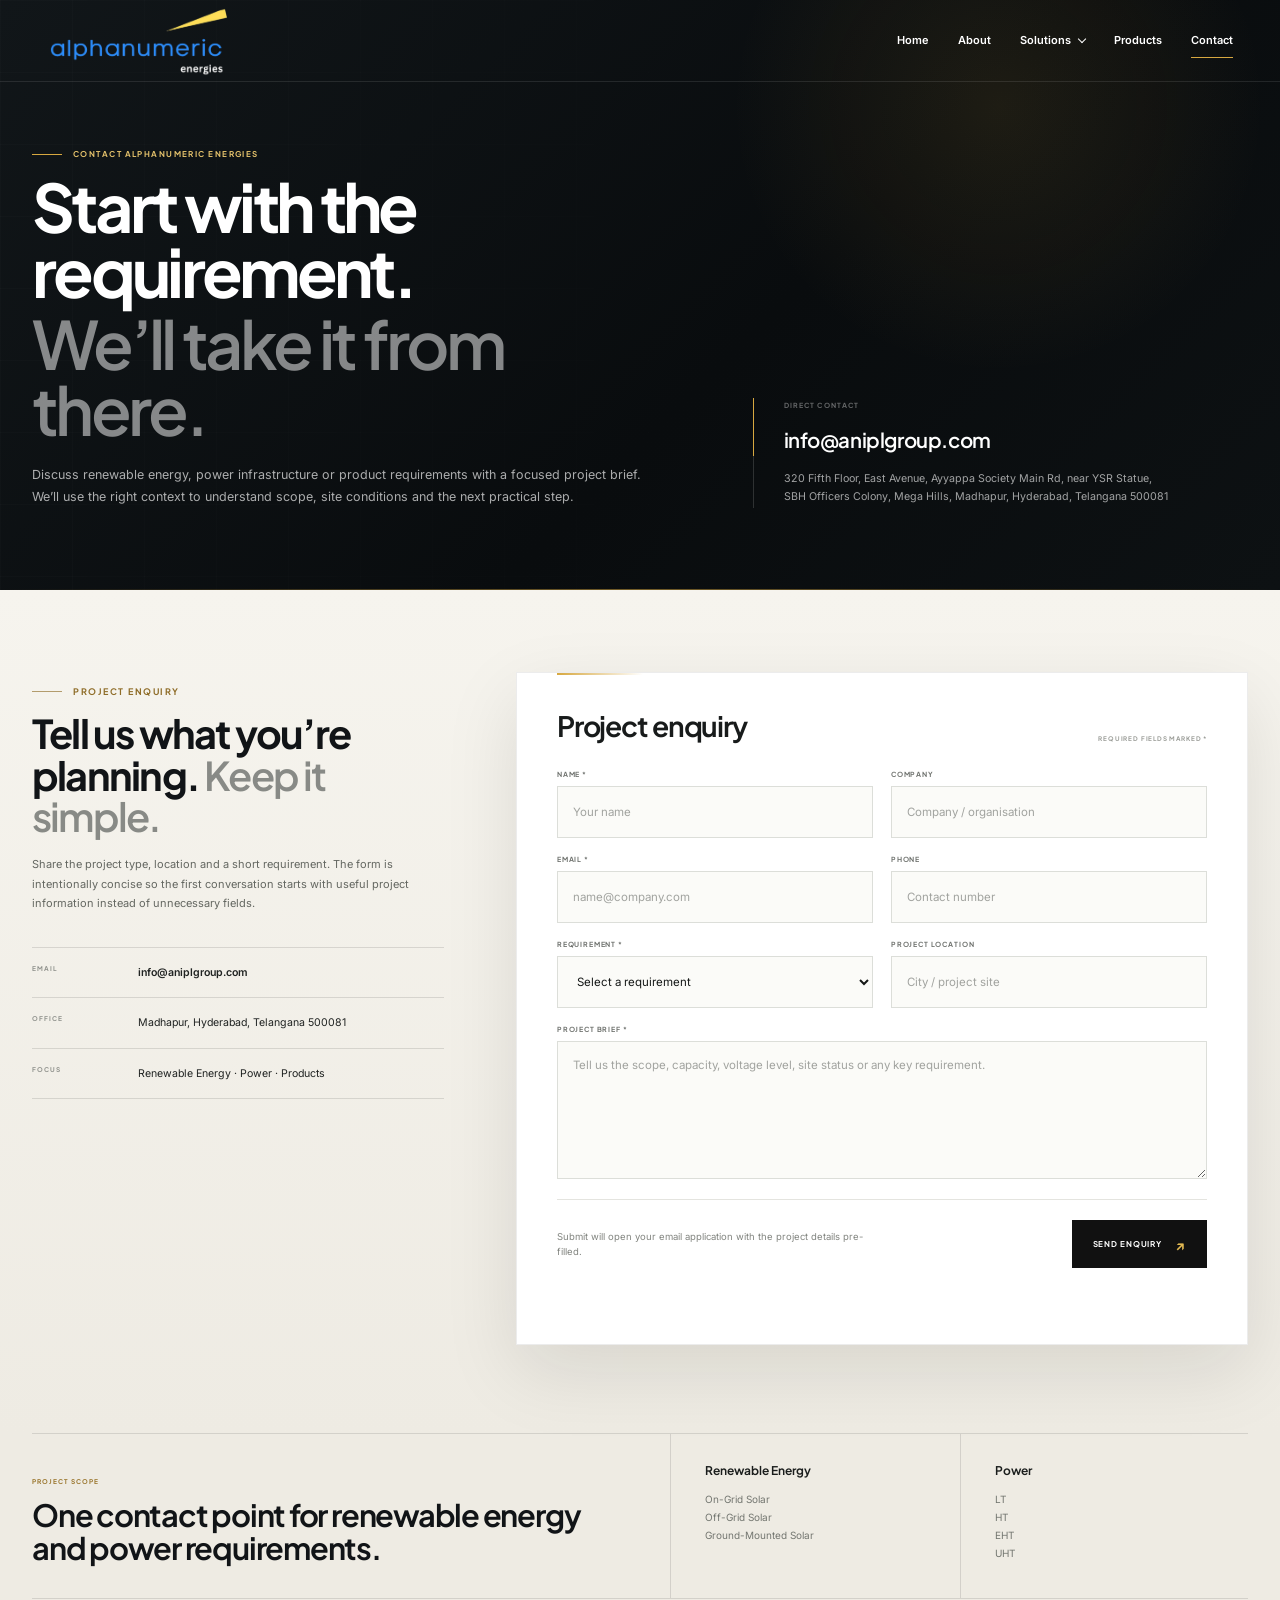
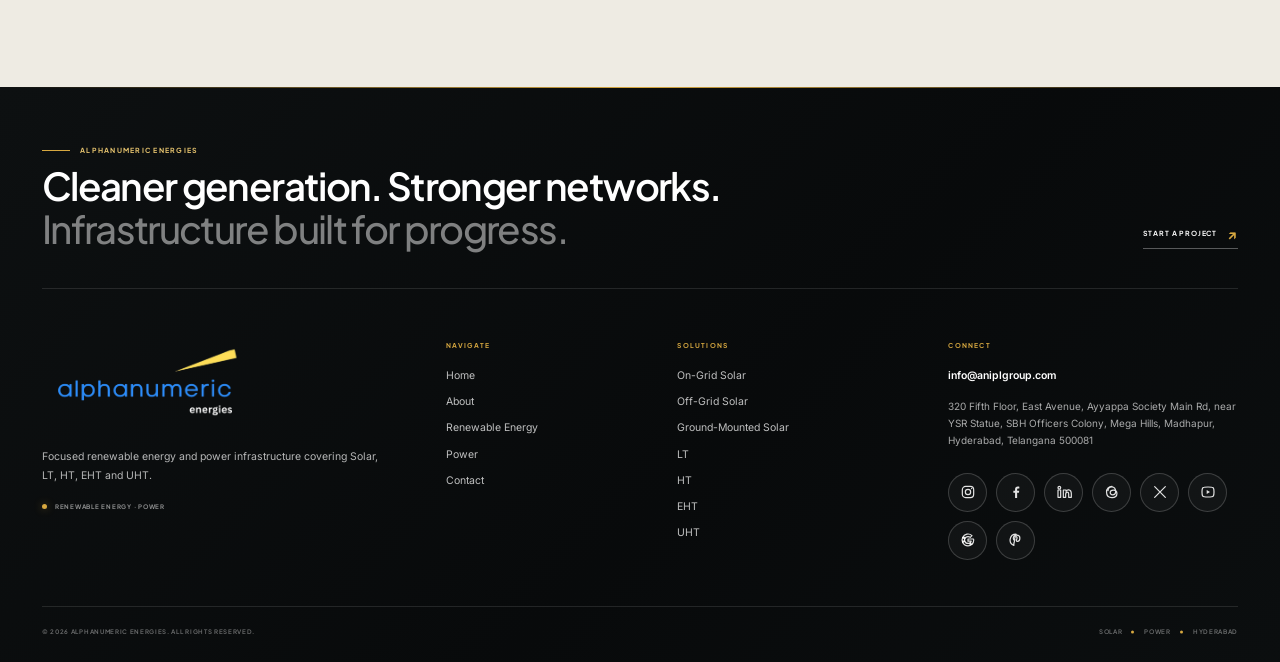
<file: contact.html>
<!DOCTYPE html>
<html lang="en">
<head>
<meta charset="UTF-8">
<meta name="viewport" content="width=device-width, initial-scale=1.0">
<meta name="theme-color" content="#090b0f">

<title>Contact | Alphanumeric Energies</title>
<meta name="description" content="Contact Alphanumeric Energies to discuss solar energy, LT, HT, EHT, UHT and power infrastructure requirements.">

<link rel="preconnect" href="https://fonts.googleapis.com">
<link rel="preconnect" href="https://fonts.gstatic.com" crossorigin>
<link href="https://fonts.googleapis.com/css2?family=Inter:wght@400;500;600&family=Plus+Jakarta+Sans:wght@500;600;700;800&display=swap" rel="stylesheet">

<style>
/* ============================================================
   00 — GLOBAL
   ============================================================ */
:root{
  --ink:#0d0f12;
  --ink-2:#15181d;
  --paper:#f5f4f0;
  --paper-2:#ecece7;
  --white:#ffffff;
  --muted:#6c7178;
  --line:#dcddd9;

  --gold:#d7a840;
  --gold-soft:#f0e0b2;
  --blue:#5594ff;

  --container:min(1380px,calc(100% - 64px));
  --radius-xl:34px;
  --radius-lg:26px;
  --radius-md:18px;

  --ease:cubic-bezier(.2,.72,.2,1);
  --shadow:0 30px 80px rgba(0,0,0,.12);
}

*{margin:0;padding:0;box-sizing:border-box}
html{scroll-behavior:smooth}
body{
  font-family:"Inter",sans-serif;
  background:var(--paper);
  color:var(--ink);
  overflow-x:hidden;
  text-rendering:optimizeLegibility;
  -webkit-font-smoothing:antialiased;
}
body.menu-open{overflow:hidden}
a{color:inherit;text-decoration:none}
img{display:block;width:100%}
button,input,textarea,select{font:inherit}
button{color:inherit}

.wrap{
  width:var(--container);
  margin:auto;
}

.editorial{
  color:#777b82;
}

.kicker{
  display:inline-flex;
  align-items:center;
  gap:11px;
  color:#777c83;
  font:700 9px/1 "Plus Jakarta Sans",sans-serif;
  letter-spacing:.17em;
  text-transform:uppercase;
}
.kicker::before{
  content:"";
  width:30px;
  height:1px;
  background:currentColor;
  opacity:.65;
}

.btn{
  min-height:50px;
  padding:0 19px;
  display:inline-flex;
  align-items:center;
  justify-content:center;
  gap:13px;
  border:1px solid transparent;
  border-radius:999px;
  font:700 9px/1 "Plus Jakarta Sans",sans-serif;
  letter-spacing:.10em;
  text-transform:uppercase;
  transition:
    transform .25s ease,
    background .25s ease,
    border-color .25s ease,
    color .25s ease;
}
.btn:hover{transform:translateY(-2px)}
.btn-light{background:#fff;color:#111}
.btn-light:hover{background:#f0f0ec}
.btn-outline{
  border-color:rgba(255,255,255,.25);
  color:#fff;
  background:rgba(255,255,255,.035);
  backdrop-filter:blur(10px);
}
.btn-outline:hover{background:rgba(255,255,255,.10)}
.btn-dark{background:#111;color:#fff}
.btn-dark:hover{background:#24272c}

.reveal{
  opacity:0;
  transform:translateY(28px);
  transition:
    opacity .85s var(--ease),
    transform .85s var(--ease);
}
.reveal.show{
  opacity:1;
  transform:none;
}

.scroll-progress{
  position:fixed;
  top:0;
  left:0;
  z-index:1300;
  width:0;
  height:2px;
  background:linear-gradient(90deg,var(--gold),#f2d487);
  box-shadow:0 0 12px rgba(215,168,64,.45);
  pointer-events:none;
}

/* ============================================================
   SHARED SECTION HEAD
   ============================================================ */
.section-pad{padding:124px 0}
.section-head{
  display:grid;
  grid-template-columns:minmax(0,1.14fr) minmax(320px,.86fr);
  gap:70px;
  align-items:end;
  margin-bottom:52px;
}
.section-head .kicker{margin-bottom:18px}
.section-head h2{
  max-width:900px;
  font:700 clamp(38px,4.25vw,60px)/1.02 "Plus Jakarta Sans",sans-serif;
  letter-spacing:-.043em;
}
.section-head p{
  max-width:455px;
  color:var(--muted);
  font-size:12.5px;
  line-height:1.72;
}

/* ============================================================
   BACK TO TOP
   ============================================================ */
.back-top{
  position:fixed;
  right:22px;
  bottom:22px;
  z-index:1000;
  width:45px;
  height:45px;
  display:grid;
  place-items:center;
  border:1px solid #d7d8d4;
  border-radius:50%;
  background:rgba(255,255,255,.94);
  color:#111;
  cursor:pointer;
  opacity:0;
  visibility:hidden;
  transform:translateY(10px);
  box-shadow:0 12px 30px rgba(0,0,0,.10);
  transition:.24s ease;
}
.back-top.show{
  opacity:1;
  visibility:visible;
  transform:none;
}
.back-top:hover{
  background:#111;
  color:#fff;
  border-color:#111;
}

/* ============================================================
   GLOBAL RESPONSIVE
   ============================================================ */
@media(max-width:1180px){
  :root{--container:min(100% - 44px,1380px)}

  .section-head{
    grid-template-columns:1fr;
    gap:25px;
  }
}

@media(max-width:980px){
  :root{--container:min(100% - 32px,1380px)}
}

@media(max-width:700px){
  :root{--container:min(100% - 28px,1380px)}

  .section-pad{padding:88px 0}
  .section-head{margin-bottom:35px}
  .section-head h2{
    font-size:clamp(34px,9.5vw,47px);
  }
}

@media(prefers-reduced-motion:reduce){
  html{scroll-behavior:auto}
  *,
  *::before,
  *::after{
    animation:none!important;
    transition-duration:.01ms!important;
  }
}
</style>
</head>


<body>

<div class="scroll-progress" id="scrollProgress" aria-hidden="true"></div>


<!-- ============================================================
     ALPHANUMERIC ENERGIES — COMPLETE PREMIUM NAVBAR

     HOME | ABOUT | SOLUTIONS | PRODUCTS | CONTACT

     SOLUTIONS
     ├── Renewable Energy
     │   ├── On-Grid Solar
     │   ├── Off-Grid Solar
     │   └── Ground-Mounted Solar
     │
     └── Power
         ├── LT
         ├── HT
         ├── EHT
         └── UHT

     CSS → HTML → JAVASCRIPT
     ============================================================ -->


<style>

/* ============================================================
   01 — NAVBAR
   ============================================================ */

.site-nav{
    --gold:#d7a840;
    --ease:cubic-bezier(.16,1,.3,1);

    position:fixed;
    inset:0 0 auto 0;

    z-index:2000;

    width:100%;
    height:82px;

    display:flex;
    align-items:center;

    color:#fff;

    background:transparent;

    border-bottom:
        1px solid
        rgba(255,255,255,.10);

    transition:
        height .34s ease,
        background .34s ease,
        color .34s ease,
        border-color .34s ease,
        box-shadow .34s ease,
        backdrop-filter .34s ease;
}


/* ============================================================
   02 — SCROLLED NAVBAR
   ============================================================ */

.site-nav.scrolled{
    height:72px;

    color:#111;

    background:
        rgba(255,255,255,.97);

    border-color:
        rgba(10,12,14,.08);

    backdrop-filter:
        blur(18px);

    -webkit-backdrop-filter:
        blur(18px);

    box-shadow:
        0 10px 32px
        rgba(0,0,0,.055);
}


/* ============================================================
   03 — NAV INNER
   ============================================================ */

.nav-inner{
    width:min(
        1380px,
        calc(100% - 70px)
    );

    height:100%;

    margin:auto;

    display:flex;
    align-items:center;

    gap:28px;
}


/* ============================================================
   04 — LOGO
   ============================================================ */

.brand{
    position:relative;

    width:220px;
    height:56px;

    display:flex;
    align-items:center;

    flex-shrink:0;

    text-decoration:none;
}


.brand-logo{
    position:absolute;

    left:0;
    top:50%;

    display:block;

    width:auto;
    height:150px;

    max-width:220px;

    object-fit:contain;
    object-position:left center;

    transform:
        translateY(-50%);

    transition:
        opacity .42s ease,
        transform .42s var(--ease),
        filter .42s ease;
}


/* WHITE LOGO */

.logo-light{
    opacity:1;

    pointer-events:auto;

    transform:
        translateY(-50%)
        scale(1);
}


/* BLACK LOGO */

.logo-dark{
    opacity:0;

    pointer-events:none;

    transform:
        translateY(-50%)
        scale(.97);
}


/* SCROLL SWITCH */

.site-nav.scrolled
.logo-light{
    opacity:0;

    pointer-events:none;

    transform:
        translateY(-50%)
        scale(.97);
}


.site-nav.scrolled
.logo-dark{
    opacity:1;

    pointer-events:auto;

    transform:
        translateY(-50%)
        scale(1);
}


/* LOGO HOVER */

.brand:hover
.brand-logo{
    filter:
        brightness(1.03);

    transform:
        translateY(-50%)
        scale(1.02);
}


/* ============================================================
   05 — NAV LINKS
   ============================================================ */

.nav-links{
    margin-left:auto;

    height:100%;

    display:flex;
    align-items:center;

    gap:5px;
}


.nav-item{
    position:relative;

    height:100%;

    display:flex;
    align-items:center;
}


.nav-link{
    position:relative;

    min-height:42px;

    padding:
        0
        12px;

    display:flex;
    align-items:center;
    justify-content:center;

    gap:8px;

    border:0;

    background:transparent;

    color:inherit;

    text-decoration:none;

    font-family:
        "Inter",
        Arial,
        sans-serif;

    font-size:11px;
    line-height:1;

    font-weight:600;

    white-space:nowrap;

    cursor:pointer;

    transition:
        color .25s ease;
}


/* PREMIUM UNDERLINE */

.nav-link::after{
    content:"";

    position:absolute;

    left:12px;
    right:12px;
    bottom:4px;

    height:1px;

    background:
        var(--gold);

    transform:
        scaleX(0);

    transform-origin:center;

    transition:
        transform .32s
        var(--ease);
}


.nav-link:hover::after{
    transform:
        scaleX(1);
}


/* ============================================================
   06 — CHEVRON
   ============================================================ */

.chevron{
    width:6px;
    height:6px;

    margin-top:-3px;

    border-right:
        1.3px solid
        currentColor;

    border-bottom:
        1.3px solid
        currentColor;

    transform:
        rotate(45deg);

    transition:
        transform .28s
        var(--ease);
}


.solutions-menu:hover
> .nav-link
.chevron,

.solutions-menu:focus-within
> .nav-link
.chevron,

.solutions-menu.open
> .nav-link
.chevron{
    transform:
        rotate(225deg)
        translate(-1px,-1px);
}


/* ============================================================
   07 — SOLUTIONS MENU
   ============================================================ */

.solutions-menu{
    position:relative;
}


/* invisible hover bridge */

.solutions-menu::before{
    content:"";

    position:absolute;

    top:100%;

    left:-16px;
    right:-16px;

    height:11px;
}


/* ============================================================
   08 — COMPACT SOLUTIONS DROPDOWN
   ============================================================ */

.solutions-dropdown{
    position:absolute;

    top:
        calc(100% + 8px);

    left:50%;

    width:440px;

    padding:
        19px
        20px
        18px;

    color:#fff;

    background:
        linear-gradient(
            145deg,
            #0d0f10 0%,
            #070808 100%
        );

    border:
        1px solid
        rgba(255,255,255,.12);

    border-radius:11px;

    box-shadow:
        0 20px 48px
        rgba(0,0,0,.28);

    opacity:0;

    visibility:hidden;

    pointer-events:none;

    transform:
        translate(-50%,8px);

    transform-origin:
        top center;

    transition:
        opacity .22s ease,
        visibility .22s ease,
        transform .30s
        var(--ease);
}


/* DESKTOP OPEN */

.solutions-menu:hover
.solutions-dropdown,

.solutions-menu:focus-within
.solutions-dropdown{
    opacity:1;

    visibility:visible;

    pointer-events:auto;

    transform:
        translate(-50%,0);
}


/* ============================================================
   09 — EXACT 2 VERTICALS
   ============================================================ */

.solutions-grid{
    display:grid;

    /*
       Renewable needs more space.
       Power only gets necessary space.
    */

    grid-template-columns:
        1.28fr
        .72fr;

    align-items:start;
}


/* ============================================================
   10 — COLUMNS
   ============================================================ */

.solution-col{
    min-width:0;
}


/* RENEWABLE */

.solution-col:first-child{
    padding-right:19px;

    border-right:
        1px solid
        rgba(255,255,255,.12);
}


/* POWER */

.solution-col:last-child{
    padding-left:19px;
}


/* ============================================================
   11 — COLUMN TITLE
   ============================================================ */

.solution-title{
    position:relative;

    margin:
        0
        0
        10px;

    padding-bottom:11px;

    color:#fff;

    border-bottom:
        1px solid
        rgba(255,255,255,.15);

    font-family:
        "Plus Jakarta Sans",
        "Inter",
        Arial,
        sans-serif;

    font-size:14px;
    line-height:1.2;

    font-weight:650;

    letter-spacing:-.02em;
}


/* GOLD LINE */

.solution-title::after{
    content:"";

    position:absolute;

    left:0;
    bottom:-1px;

    width:28px;
    height:1px;

    background:
        var(--gold);
}


/* ============================================================
   12 — SOLUTION LINKS
   ============================================================ */

.solution-list{
    display:flex;
    flex-direction:column;

    align-items:flex-start;

    gap:0;
}


.solution-list a{
    position:relative;

    min-height:33px;

    display:flex;
    align-items:center;

    padding-left:15px;

    color:
        rgba(255,255,255,.68);

    text-decoration:none;

    font-family:
        "Inter",
        Arial,
        sans-serif;

    font-size:11px;
    line-height:1.3;

    font-weight:450;

    white-space:nowrap;

    transition:
        color .24s ease,
        padding-left .30s
        var(--ease);
}


/* SMALL DASH */

.solution-list a::before{
    content:"";

    position:absolute;

    left:0;

    width:5px;
    height:1px;

    background:
        rgba(255,255,255,.30);

    transition:
        width .28s var(--ease),
        background .28s ease;
}


.solution-list a:hover{
    color:#fff;

    padding-left:20px;
}


.solution-list a:hover::before{
    width:9px;

    background:
        var(--gold);
}


/* ============================================================
   13 — MOBILE MENU BUTTON
   ============================================================ */

.mobile-toggle{
    display:none;

    width:42px;
    height:42px;

    margin-left:auto;

    padding:0;

    border:
        1px solid
        rgba(255,255,255,.24);

    border-radius:50%;

    background:transparent;

    color:inherit;

    cursor:pointer;

    transition:
        background .25s ease,
        border-color .25s ease;
}


.mobile-toggle:hover{
    background:
        rgba(255,255,255,.07);
}


.site-nav.scrolled
.mobile-toggle{
    border-color:
        rgba(0,0,0,.16);
}


.site-nav.scrolled
.mobile-toggle:hover{
    background:#f1f1ed;
}


/* TOGGLE LINES */

.mobile-toggle span{
    display:block;

    width:16px;
    height:1px;

    margin:
        4px
        auto;

    background:
        currentColor;

    transition:
        transform .25s ease;
}


.mobile-toggle[aria-expanded="true"]
span:first-child{
    transform:
        translateY(2.5px)
        rotate(45deg);
}


.mobile-toggle[aria-expanded="true"]
span:last-child{
    transform:
        translateY(-2.5px)
        rotate(-45deg);
}


/* ============================================================
   14 — TABLET
   ============================================================ */

@media(max-width:980px){

    .site-nav{
        height:74px;
    }


    .site-nav.scrolled{
        height:70px;
    }


    .nav-inner{
        width:
            calc(100% - 32px);

        gap:18px;
    }


    /* LOGO */

    .brand{
        width:190px;
        height:50px;
    }


    .brand-logo{
        height:45px;

        max-width:190px;
    }


    .site-nav.scrolled
    .brand-logo{
        height:42px;
    }


    /* TOGGLE */

    .mobile-toggle{
        display:block;
    }


    /* ========================================================
       MOBILE NAV PANEL
       ======================================================== */

    .nav-links{
        position:fixed;

        top:74px;

        left:16px;
        right:16px;

        height:auto;

        max-height:
            calc(100vh - 92px);

        overflow:auto;

        margin:0;

        padding:9px;

        display:none;

        flex-direction:column;

        align-items:stretch;

        gap:2px;

        color:#111;

        background:
            rgba(255,255,255,.99);

        border:
            1px solid
            rgba(0,0,0,.09);

        border-radius:15px;

        box-shadow:
            0 24px 65px
            rgba(0,0,0,.18);

        backdrop-filter:
            blur(18px);

        -webkit-backdrop-filter:
            blur(18px);
    }


    .site-nav.scrolled
    .nav-links{
        top:70px;
    }


    .nav-links.open{
        display:flex;
    }


    .nav-item{
        width:100%;

        height:auto;

        display:block;
    }


    .nav-link{
        width:100%;

        min-height:47px;

        padding:
            0
            13px;

        justify-content:
            space-between;

        color:#111;
    }


    .nav-link::after{
        display:none;
    }


    /* ========================================================
       MOBILE SOLUTIONS
       ======================================================== */

    .solutions-menu::before{
        display:none;
    }


    .solutions-dropdown{
        position:static;

        width:100%;

        margin:
            0
            0
            5px;

        padding:
            15px;

        display:none;

        border-radius:9px;

        opacity:1;

        visibility:visible;

        pointer-events:auto;

        transform:none;

        box-shadow:none;
    }


    .solutions-menu.open
    .solutions-dropdown{
        display:block;
    }


    /* prevent desktop hover opening */

    .solutions-menu:hover
    .solutions-dropdown,

    .solutions-menu:focus-within
    .solutions-dropdown{
        opacity:1;

        visibility:visible;

        transform:none;
    }


    .solutions-menu:not(.open)
    .solutions-dropdown{
        display:none;
    }


    /* MOBILE = STACKED */

    .solutions-grid{
        grid-template-columns:1fr;
    }


    .solution-col:first-child{
        padding:
            0
            0
            14px;

        border-right:0;

        border-bottom:
            1px solid
            rgba(255,255,255,.11);
    }


    .solution-col:last-child{
        padding:
            14px
            0
            0;
    }


    .solution-title{
        margin-bottom:7px;

        padding-bottom:10px;

        font-size:13px;
    }


    .solution-list a{
        min-height:33px;

        font-size:11px;
    }

}


/* ============================================================
   15 — MOBILE
   ============================================================ */

@media(max-width:700px){

    .nav-inner{
        width:
            calc(100% - 24px);
    }


    .brand{
        width:168px;
        height:44px;
    }


    .brand-logo{
        height:40px;

        max-width:168px;
    }


    .site-nav.scrolled
    .brand-logo{
        height:38px;
    }


    .mobile-toggle{
        width:39px;
        height:39px;
    }


    .nav-links{
        left:12px;
        right:12px;
    }

}


/* ============================================================
   16 — SMALL MOBILE
   ============================================================ */

@media(max-width:420px){

    .brand{
        width:148px;
    }


    .brand-logo{
        height:36px;

        max-width:148px;
    }


    .site-nav.scrolled
    .brand-logo{
        height:35px;
    }


    .nav-links{
        left:10px;
        right:10px;
    }

}


/* ============================================================
   BODY LOCK
   ============================================================ */

body.menu-open{
    overflow:hidden;
}

</style>



<!-- ============================================================
     HTML
     ============================================================ -->

<header
    class="site-nav"
    id="siteNav"
>

    <div class="nav-inner">


        <!-- ====================================================
             LOGO
             ==================================================== -->

        <a
            class="brand"
            href="index.html"
            aria-label="Alphanumeric Energies Home"
        >


            <!-- WHITE LOGO -->

            <img
                class="brand-logo logo-light"
                src="assets/images/alpha_white_logo.png"
                alt="Alphanumeric Energies"
            >


            <!-- BLACK LOGO -->

            <img
                class="brand-logo logo-dark"
                src="assets/images/alpha_black_logo.png"
                alt="Alphanumeric Energies"
            >


        </a>



        <!-- ====================================================
             NAVIGATION
             ==================================================== -->

        <nav
            class="nav-links"
            id="navLinks"
            aria-label="Primary Navigation"
        >


            <!-- HOME -->

            <div class="nav-item">

                <a
                    class="nav-link"
                    href="index.html"
                >
                    Home
                </a>

            </div>



            <!-- ABOUT -->

            <div class="nav-item">

                <a
                    class="nav-link"
                    href="about.html"
                >
                    About
                </a>

            </div>



            <!-- =================================================
                 SOLUTIONS
                 ================================================= -->

            <div
                class="nav-item solutions-menu"
                id="solutionsMenu"
            >


                <button
                    class="nav-link"
                    id="solutionsTrigger"
                    type="button"
                    aria-expanded="false"
                    aria-controls="solutionsDropdown"
                >

                    <span>
                        Solutions
                    </span>


                    <span
                        class="chevron"
                        aria-hidden="true"
                    ></span>

                </button>



                <!-- =============================================
                     COMPACT DROPDOWN
                     ============================================= -->

                <div
                    class="solutions-dropdown"
                    id="solutionsDropdown"
                >


                    <div class="solutions-grid">


                        <!-- =====================================
                             RENEWABLE ENERGY
                             ===================================== -->

                        <div class="solution-col">


                            <h3 class="solution-title">
                                Renewable Energy
                            </h3>


                            <div class="solution-list">


                                <a href="on-grid.html">
                                    On-Grid Solar
                                </a>


                                <a href="off-grid.html">
                                    Off-Grid Solar
                                </a>


                                <a href="ground-mounted.html">
                                    Ground-Mounted Solar
                                </a>


                            </div>


                        </div>



                        <!-- =====================================
                             POWER
                             ===================================== -->

                        <div class="solution-col">


                            <h3 class="solution-title">
                                Power
                            </h3>


                            <div class="solution-list">


                                <a href="lt.html">
                                    LT
                                </a>


                                <a href="ht.html">
                                    HT
                                </a>


                                <a href="eht.html">
                                    EHT
                                </a>


                                <a href="uht.html">
                                    UHT
                                </a>


                            </div>


                        </div>


                    </div>


                </div>


            </div>



            <!-- PRODUCTS -->

            <div class="nav-item">

                <a
                    class="nav-link"
                    href="products.html"
                >
                    Products
                </a>

            </div>



            <!-- CONTACT -->

            <div class="nav-item">

                <a
                    class="nav-link"
                    href="contact.html"
                >
                    Contact
                </a>

            </div>


        </nav>



        <!-- ====================================================
             MOBILE TOGGLE
             ==================================================== -->

        <button
            class="mobile-toggle"
            id="mobileToggle"
            type="button"
            aria-label="Open navigation"
            aria-expanded="false"
            aria-controls="navLinks"
        >

            <span></span>
            <span></span>

        </button>


    </div>

</header>



<!-- ============================================================
     JAVASCRIPT
     ============================================================ -->

<script>

(() => {


    /* ========================================================
       ELEMENTS
       ======================================================== */

    const siteNav =
        document.getElementById(
            "siteNav"
        );


    const navLinks =
        document.getElementById(
            "navLinks"
        );


    const mobileToggle =
        document.getElementById(
            "mobileToggle"
        );


    const solutionsMenu =
        document.getElementById(
            "solutionsMenu"
        );


    const solutionsTrigger =
        document.getElementById(
            "solutionsTrigger"
        );


    if(
        !siteNav ||
        !navLinks ||
        !mobileToggle ||
        !solutionsMenu ||
        !solutionsTrigger
    ){
        return;
    }



    /* ========================================================
       NAVBAR SCROLL
       ======================================================== */

    function updateNavbar(){

        siteNav.classList.toggle(
            "scrolled",
            window.scrollY > 28
        );

    }


    updateNavbar();


    window.addEventListener(
        "scroll",
        updateNavbar,
        {
            passive:true
        }
    );



    /* ========================================================
       OPEN MOBILE MENU
       ======================================================== */

    function openMobileMenu(){

        navLinks.classList.add(
            "open"
        );


        mobileToggle.setAttribute(
            "aria-expanded",
            "true"
        );


        mobileToggle.setAttribute(
            "aria-label",
            "Close navigation"
        );


        document.body.classList.add(
            "menu-open"
        );

    }



    /* ========================================================
       CLOSE SOLUTIONS
       ======================================================== */

    function closeSolutions(){

        solutionsMenu.classList.remove(
            "open"
        );


        solutionsTrigger.setAttribute(
            "aria-expanded",
            "false"
        );

    }



    /* ========================================================
       CLOSE MOBILE MENU
       ======================================================== */

    function closeMobileMenu(){

        navLinks.classList.remove(
            "open"
        );


        mobileToggle.setAttribute(
            "aria-expanded",
            "false"
        );


        mobileToggle.setAttribute(
            "aria-label",
            "Open navigation"
        );


        document.body.classList.remove(
            "menu-open"
        );


        closeSolutions();

    }



    /* ========================================================
       MOBILE MENU BUTTON
       ======================================================== */

    mobileToggle.addEventListener(
        "click",
        () => {

            const opened =
                navLinks.classList.contains(
                    "open"
                );


            if(opened){

                closeMobileMenu();

            }
            else{

                openMobileMenu();

            }

        }
    );



    /* ========================================================
       SOLUTIONS MOBILE CLICK
       ======================================================== */

    solutionsTrigger.addEventListener(
        "click",
        event => {

            if(
                window.innerWidth <= 980
            ){

                event.preventDefault();


                const opened =
                    solutionsMenu.classList.toggle(
                        "open"
                    );


                solutionsTrigger.setAttribute(
                    "aria-expanded",
                    opened
                        ? "true"
                        : "false"
                );

            }

        }
    );



    /* ========================================================
       DESKTOP ACCESSIBILITY STATE
       ======================================================== */

    solutionsMenu.addEventListener(
        "mouseenter",
        () => {

            if(
                window.innerWidth > 980
            ){

                solutionsTrigger.setAttribute(
                    "aria-expanded",
                    "true"
                );

            }

        }
    );


    solutionsMenu.addEventListener(
        "mouseleave",
        () => {

            if(
                window.innerWidth > 980
            ){

                solutionsTrigger.setAttribute(
                    "aria-expanded",
                    "false"
                );

            }

        }
    );



    /* ========================================================
       CLOSE MOBILE AFTER FINAL LINK
       ======================================================== */

    const finalLinks = [
        ...document.querySelectorAll(
            `
            .solution-list a,
            .nav-item:not(.solutions-menu) .nav-link
            `
        )
    ];


    finalLinks.forEach(
        link => {

            link.addEventListener(
                "click",
                () => {

                    if(
                        window.innerWidth <= 980
                    ){

                        closeMobileMenu();

                    }

                }
            );

        }
    );



    /* ========================================================
       OUTSIDE CLICK
       ======================================================== */

    document.addEventListener(
        "click",
        event => {

            if(
                window.innerWidth > 980
            ){
                return;
            }


            if(
                !siteNav.contains(
                    event.target
                )
            ){

                closeMobileMenu();

            }

        }
    );



    /* ========================================================
       ESCAPE KEY
       ======================================================== */

    document.addEventListener(
        "keydown",
        event => {

            if(
                event.key === "Escape"
            ){

                closeMobileMenu();

            }

        }
    );



    /* ========================================================
       RESIZE RESET
       ======================================================== */

    let resizeTimer;


    window.addEventListener(
        "resize",
        () => {

            clearTimeout(
                resizeTimer
            );


            resizeTimer =
                setTimeout(
                    () => {

                        if(
                            window.innerWidth > 980
                        ){

                            navLinks.classList.remove(
                                "open"
                            );


                            closeSolutions();


                            mobileToggle.setAttribute(
                                "aria-expanded",
                                "false"
                            );


                            mobileToggle.setAttribute(
                                "aria-label",
                                "Open navigation"
                            );


                            document.body.classList.remove(
                                "menu-open"
                            );

                        }

                    },
                    100
                );

        }
    );


})();

</script>

<main>

<!-- ============================================================
     CONTACT PAGE
     PREMIUM • HIGH VISIBILITY • COMPACT • RESPONSIVE
     ============================================================ -->

<style>
/* ============================================================
   CONTACT PAGE ROOT
   ============================================================ */
.contact-page{
  --contact-gold:#d7a840;
  --contact-ink:#111417;
  --contact-paper:#f4f2ec;
  --contact-paper-2:#ebe8df;
  --contact-line:rgba(17,20,23,.12);
  --contact-ease:cubic-bezier(.16,1,.3,1);
  background:var(--contact-paper);
  color:var(--contact-ink);
}

/* keep Contact visibly active in the shared navbar */
.contact-page ~ *{}
body:has(.contact-page) .nav-link[href="contact.html"]::after{
  transform:scaleX(1);
}

/* ============================================================
   HERO
   ============================================================ */
.contact-hero{
  position:relative;
  overflow:hidden;
  min-height:520px;
  padding:150px 0 82px;
  color:#fff;
  background:
    radial-gradient(circle at 78% 18%, rgba(215,168,64,.10), transparent 24%),
    linear-gradient(135deg,#111619 0%,#090c0e 58%,#0d1113 100%);
}

.contact-hero::before{
  content:"";
  position:absolute;
  inset:0;
  pointer-events:none;
  background:
    linear-gradient(rgba(255,255,255,.028) 1px, transparent 1px),
    linear-gradient(90deg, rgba(255,255,255,.028) 1px, transparent 1px);
  background-size:72px 72px;
  mask-image:linear-gradient(90deg,rgba(0,0,0,.55),transparent 76%);
}

.contact-hero::after{
  content:"";
  position:absolute;
  left:0;
  right:0;
  bottom:0;
  height:1px;
  background:linear-gradient(90deg,transparent,var(--contact-gold),transparent);
  opacity:.52;
}

.contact-hero-wrap{
  position:relative;
  z-index:2;
  width:var(--container);
  margin:auto;
  display:grid;
  grid-template-columns:minmax(0,1.12fr) minmax(300px,.88fr);
  gap:90px;
  align-items:end;
}

.contact-eyebrow{
  display:flex;
  align-items:center;
  gap:11px;
  margin-bottom:16px;
  color:#e6c36c;
  font:700 8px/1 "Plus Jakarta Sans",sans-serif;
  letter-spacing:.18em;
  text-transform:uppercase;
}
.contact-eyebrow::before{
  content:"";
  width:30px;
  height:1px;
  background:var(--contact-gold);
}

.contact-hero h1{
  max-width:760px;
  margin:0;
  font:700 clamp(42px,5.2vw,72px)/.98 "Plus Jakarta Sans",sans-serif;
  letter-spacing:-.055em;
}
.contact-hero h1 span{
  display:block;
  margin-top:7px;
  color:rgba(255,255,255,.50);
  font-weight:600;
}

.contact-hero-copy{
  max-width:610px;
  margin:22px 0 0;
  color:rgba(255,255,255,.66);
  font-size:12.5px;
  line-height:1.78;
}

.contact-direct{
  position:relative;
  padding:4px 0 2px 30px;
  border-left:1px solid rgba(255,255,255,.15);
}
.contact-direct::before{
  content:"";
  position:absolute;
  left:-1px;
  top:0;
  width:1px;
  height:58px;
  background:var(--contact-gold);
}
.contact-direct-label{
  margin-bottom:19px;
  color:rgba(255,255,255,.38);
  font:700 7px/1 "Plus Jakarta Sans",sans-serif;
  letter-spacing:.16em;
  text-transform:uppercase;
}
.contact-direct a{
  display:inline-block;
  color:#fff;
  font:600 clamp(17px,1.6vw,22px)/1.25 "Plus Jakarta Sans",sans-serif;
  letter-spacing:-.02em;
  transition:color .25s ease;
}
.contact-direct a:hover{color:#e5c36e}
.contact-direct-address{
  max-width:390px;
  margin-top:16px;
  color:rgba(255,255,255,.62);
  font-size:10.7px;
  line-height:1.72;
}

/* ============================================================
   CONTACT CORE
   ============================================================ */
.contact-core{
  padding:82px 0 88px;
  background:
    linear-gradient(180deg,#f6f4ee 0%,#eeebe3 100%);
}
.contact-core-wrap{
  width:var(--container);
  margin:auto;
  display:grid;
  grid-template-columns:minmax(280px,.72fr) minmax(0,1.28fr);
  gap:72px;
  align-items:start;
}

.contact-intro{
  position:sticky;
  top:112px;
  padding-top:4px;
}
.contact-intro .kicker{color:#8f6d29}
.contact-intro h2{
  max-width:430px;
  margin:17px 0 0;
  font:700 clamp(31px,3.1vw,45px)/1.04 "Plus Jakarta Sans",sans-serif;
  letter-spacing:-.045em;
}
.contact-intro h2 span{
  color:#888a86;
  font-weight:600;
}
.contact-intro > p{
  max-width:390px;
  margin:18px 0 0;
  color:#646761;
  font-size:11px;
  line-height:1.78;
}

.contact-meta{
  margin-top:33px;
  border-top:1px solid var(--contact-line);
}
.contact-meta-row{
  display:grid;
  grid-template-columns:88px 1fr;
  gap:18px;
  padding:16px 0;
  border-bottom:1px solid var(--contact-line);
}
.contact-meta-row small{
  color:#8e908b;
  font:700 6.5px/1.35 "Plus Jakarta Sans",sans-serif;
  letter-spacing:.15em;
  text-transform:uppercase;
}
.contact-meta-row a,
.contact-meta-row span{
  color:#202322;
  font-size:10.6px;
  line-height:1.65;
}
.contact-meta-row a{font-weight:600}
.contact-meta-row a:hover{color:#9a7427}

/* ============================================================
   FORM PANEL
   ============================================================ */
.contact-form-panel{
  position:relative;
  overflow:hidden;
  padding:38px 40px 40px;
  background:#fff;
  border:1px solid rgba(17,20,23,.08);
  box-shadow:0 26px 70px rgba(24,22,17,.10);
}
.contact-form-panel::before{
  content:"";
  position:absolute;
  left:40px;
  top:0;
  width:86px;
  height:2px;
  background:linear-gradient(90deg,var(--contact-gold),transparent);
}

.contact-form-head{
  display:flex;
  align-items:flex-end;
  justify-content:space-between;
  gap:30px;
  margin-bottom:30px;
}
.contact-form-head h3{
  margin:0;
  color:#181b1b;
  font:650 clamp(23px,2.2vw,31px)/1.05 "Plus Jakarta Sans",sans-serif;
  letter-spacing:-.04em;
}
.contact-form-head span{
  color:#9a9c97;
  font:700 6.3px/1 "Plus Jakarta Sans",sans-serif;
  letter-spacing:.13em;
  text-transform:uppercase;
  white-space:nowrap;
}

.contact-form{
  display:grid;
  grid-template-columns:1fr 1fr;
  column-gap:18px;
  row-gap:18px;
}
.form-field{
  display:flex;
  flex-direction:column;
  gap:8px;
}
.form-field.full{grid-column:1 / -1}
.form-field label{
  color:#6f726e;
  font:700 7px/1 "Plus Jakarta Sans",sans-serif;
  letter-spacing:.12em;
  text-transform:uppercase;
}
.form-field input,
.form-field select,
.form-field textarea{
  width:100%;
  border:1px solid #dcded9;
  border-radius:0;
  outline:0;
  background:#fbfbf8;
  color:#151817;
  font-size:11.5px;
  transition:border-color .25s ease, background .25s ease, box-shadow .25s ease;
}
.form-field input,
.form-field select{
  height:52px;
  padding:0 15px;
}
.form-field textarea{
  min-height:138px;
  resize:vertical;
  padding:14px 15px;
  line-height:1.65;
}
.form-field input::placeholder,
.form-field textarea::placeholder{color:#a1a39f}
.form-field input:focus,
.form-field select:focus,
.form-field textarea:focus{
  border-color:#b58a31;
  background:#fff;
  box-shadow:0 0 0 3px rgba(215,168,64,.08);
}

.contact-form-bottom{
  grid-column:1 / -1;
  display:flex;
  align-items:center;
  justify-content:space-between;
  gap:22px;
  margin-top:2px;
  padding-top:20px;
  border-top:1px solid #e4e4df;
}
.contact-form-note{
  max-width:330px;
  color:#81847f;
  font-size:9.5px;
  line-height:1.58;
}
.contact-submit{
  min-height:48px;
  padding:0 20px;
  display:inline-flex;
  align-items:center;
  justify-content:center;
  gap:13px;
  border:1px solid #111;
  background:#111;
  color:#fff;
  cursor:pointer;
  font:700 8px/1 "Plus Jakarta Sans",sans-serif;
  letter-spacing:.11em;
  text-transform:uppercase;
  transition:transform .3s var(--contact-ease), background .25s ease;
}
.contact-submit:hover{
  transform:translateY(-2px);
  background:#242626;
}
.contact-submit span{
  color:#e1b852;
  font-size:14px;
}
.contact-form-status{
  grid-column:1 / -1;
  min-height:18px;
  color:#8a6825;
  font-size:9.5px;
  line-height:1.5;
}

/* ============================================================
   SCOPE STRIP
   ============================================================ */
.contact-scope{
  padding:0 0 88px;
  background:#eeebe3;
}
.contact-scope-wrap{
  width:var(--container);
  margin:auto;
  display:grid;
  grid-template-columns:1.05fr .95fr;
  border-top:1px solid rgba(17,20,23,.12);
  border-bottom:1px solid rgba(17,20,23,.12);
}
.contact-scope-copy{
  padding:34px 50px 34px 0;
}
.contact-scope-copy small{
  color:#987329;
  font:700 6.5px/1 "Plus Jakarta Sans",sans-serif;
  letter-spacing:.16em;
  text-transform:uppercase;
}
.contact-scope-copy h3{
  margin:10px 0 0;
  max-width:560px;
  font:650 clamp(23px,2.4vw,34px)/1.08 "Plus Jakarta Sans",sans-serif;
  letter-spacing:-.04em;
}
.contact-scope-list{
  display:grid;
  grid-template-columns:1fr 1fr;
  border-left:1px solid rgba(17,20,23,.12);
}
.scope-col{
  padding:30px 34px;
}
.scope-col + .scope-col{
  border-left:1px solid rgba(17,20,23,.12);
}
.scope-col strong{
  display:block;
  margin-bottom:12px;
  color:#1a1d1c;
  font:650 12px/1.2 "Plus Jakarta Sans",sans-serif;
}
.scope-col span{
  display:block;
  color:#737670;
  font-size:10px;
  line-height:1.8;
}

/* ============================================================
   ENTRY MOTION
   ============================================================ */
.contact-hero-copy-block,
.contact-direct,
.contact-intro,
.contact-form-panel,
.contact-scope-wrap{
  opacity:0;
  transform:translateY(18px);
  transition:opacity .75s ease, transform .8s var(--contact-ease);
}
.contact-page.is-ready .contact-hero-copy-block,
.contact-page.is-ready .contact-direct,
.contact-page.is-ready .contact-intro,
.contact-page.is-ready .contact-form-panel,
.contact-page.is-ready .contact-scope-wrap{
  opacity:1;
  transform:none;
}
.contact-page.is-ready .contact-direct{transition-delay:.10s}
.contact-page.is-ready .contact-form-panel{transition-delay:.08s}

/* ============================================================
   RESPONSIVE
   ============================================================ */
@media(max-width:980px){
  .contact-hero{padding:130px 0 68px}
  .contact-hero-wrap{
    grid-template-columns:1fr;
    gap:42px;
  }
  .contact-direct{max-width:560px}
  .contact-core-wrap{
    grid-template-columns:1fr;
    gap:38px;
  }
  .contact-intro{position:static}
  .contact-intro > p{max-width:560px}
  .contact-scope-wrap{grid-template-columns:1fr}
  .contact-scope-copy{padding:30px 0}
  .contact-scope-list{border-left:0;border-top:1px solid rgba(17,20,23,.12)}
}

@media(max-width:700px){
  .contact-hero{
    min-height:auto;
    padding:116px 0 58px;
  }
  .contact-hero h1{font-size:clamp(36px,11vw,48px)}
  .contact-hero-copy{font-size:11px}
  .contact-direct{padding-left:20px}
  .contact-core{padding:62px 0 66px}
  .contact-core-wrap{gap:30px}
  .contact-form-panel{padding:30px 22px 26px}
  .contact-form-panel::before{left:22px}
  .contact-form-head{
    align-items:flex-start;
    flex-direction:column;
    gap:9px;
  }
  .contact-form{grid-template-columns:1fr}
  .form-field.full{grid-column:auto}
  .contact-form-bottom{
    grid-column:auto;
    align-items:flex-start;
    flex-direction:column;
  }
  .contact-submit{width:100%}
  .contact-form-status{grid-column:auto}
  .contact-scope{padding-bottom:66px}
  .contact-scope-list{grid-template-columns:1fr}
  .scope-col + .scope-col{border-left:0;border-top:1px solid rgba(17,20,23,.12)}
  .scope-col{padding:24px 0}
}
</style>

<div class="contact-page" id="contactPage">

  <!-- ==========================================================
       HERO
       ========================================================== -->
  <section class="contact-hero">
    <div class="contact-hero-wrap">

      <div class="contact-hero-copy-block">
        <div class="contact-eyebrow">Contact Alphanumeric Energies</div>

        <h1>
          Start with the requirement.
          <span>We’ll take it from there.</span>
        </h1>

        <p class="contact-hero-copy">
          Discuss renewable energy, power infrastructure or product requirements
          with a focused project brief. We’ll use the right context to understand
          scope, site conditions and the next practical step.
        </p>
      </div>

      <aside class="contact-direct" aria-label="Direct contact">
        <div class="contact-direct-label">Direct Contact</div>

        <a href="mailto:info@aniplgroup.com">
          info@aniplgroup.com
        </a>

        <div class="contact-direct-address">
          320 Fifth Floor, East Avenue, Ayyappa Society Main Rd,
          near YSR Statue, SBH Officers Colony, Mega Hills,
          Madhapur, Hyderabad, Telangana 500081
        </div>
      </aside>

    </div>
  </section>


  <!-- ==========================================================
       CONTACT CORE
       ========================================================== -->
  <section class="contact-core">
    <div class="contact-core-wrap">

      <div class="contact-intro">
        <div class="kicker">Project Enquiry</div>

        <h2>
          Tell us what you’re planning.
          <span>Keep it simple.</span>
        </h2>

        <p>
          Share the project type, location and a short requirement. The form is
          intentionally concise so the first conversation starts with useful
          project information instead of unnecessary fields.
        </p>

        <div class="contact-meta">
          <div class="contact-meta-row">
            <small>Email</small>
            <a href="mailto:info@aniplgroup.com">info@aniplgroup.com</a>
          </div>

          <div class="contact-meta-row">
            <small>Office</small>
            <span>Madhapur, Hyderabad, Telangana 500081</span>
          </div>

          <div class="contact-meta-row">
            <small>Focus</small>
            <span>Renewable Energy · Power · Products</span>
          </div>
        </div>
      </div>


      <div class="contact-form-panel">
        <div class="contact-form-head">
          <h3>Project enquiry</h3>
          <span>Required fields marked *</span>
        </div>

        <form class="contact-form" id="contactForm">

          <div class="form-field">
            <label for="contactName">Name *</label>
            <input id="contactName" name="name" type="text" placeholder="Your name" required>
          </div>

          <div class="form-field">
            <label for="contactCompany">Company</label>
            <input id="contactCompany" name="company" type="text" placeholder="Company / organisation">
          </div>

          <div class="form-field">
            <label for="contactEmail">Email *</label>
            <input id="contactEmail" name="email" type="email" placeholder="name@company.com" required>
          </div>

          <div class="form-field">
            <label for="contactPhone">Phone</label>
            <input id="contactPhone" name="phone" type="tel" placeholder="Contact number">
          </div>

          <div class="form-field">
            <label for="contactInterest">Requirement *</label>
            <select id="contactInterest" name="interest" required>
              <option value="" selected disabled>Select a requirement</option>
              <option>On-Grid Solar</option>
              <option>Off-Grid Solar</option>
              <option>Ground-Mounted Solar</option>
              <option>LT</option>
              <option>HT</option>
              <option>EHT</option>
              <option>UHT</option>
              <option>Products</option>
              <option>General Enquiry</option>
            </select>
          </div>

          <div class="form-field">
            <label for="contactLocation">Project Location</label>
            <input id="contactLocation" name="location" type="text" placeholder="City / project site">
          </div>

          <div class="form-field full">
            <label for="contactMessage">Project Brief *</label>
            <textarea id="contactMessage" name="message" placeholder="Tell us the scope, capacity, voltage level, site status or any key requirement." required></textarea>
          </div>

          <div class="contact-form-bottom">
            <p class="contact-form-note">
              Submit will open your email application with the project details pre-filled.
            </p>

            <button class="contact-submit" type="submit">
              Send Enquiry <span>↗</span>
            </button>
          </div>

          <div class="contact-form-status" id="contactFormStatus" aria-live="polite"></div>

        </form>
      </div>

    </div>
  </section>


  <!-- ==========================================================
       SCOPE STRIP
       ========================================================== -->
  <section class="contact-scope">
    <div class="contact-scope-wrap">

      <div class="contact-scope-copy">
        <small>Project Scope</small>
        <h3>
          One contact point for renewable energy and power requirements.
        </h3>
      </div>

      <div class="contact-scope-list">
        <div class="scope-col">
          <strong>Renewable Energy</strong>
          <span>On-Grid Solar</span>
          <span>Off-Grid Solar</span>
          <span>Ground-Mounted Solar</span>
        </div>

        <div class="scope-col">
          <strong>Power</strong>
          <span>LT</span>
          <span>HT</span>
          <span>EHT</span>
          <span>UHT</span>
        </div>
      </div>

    </div>
  </section>

</div>

<script>
(() => {
  const page = document.getElementById("contactPage");
  const form = document.getElementById("contactForm");
  const status = document.getElementById("contactFormStatus");

  if(page){
    requestAnimationFrame(() => {
      requestAnimationFrame(() => page.classList.add("is-ready"));
    });
  }

  if(!form) return;

  form.addEventListener("submit", event => {
    event.preventDefault();

    if(!form.reportValidity()) return;

    const data = new FormData(form);
    const subject = `Project Enquiry — ${data.get("interest") || "Alphanumeric Energies"}`;
    const body = [
      `Name: ${data.get("name") || ""}`,
      `Company: ${data.get("company") || ""}`,
      `Email: ${data.get("email") || ""}`,
      `Phone: ${data.get("phone") || ""}`,
      `Requirement: ${data.get("interest") || ""}`,
      `Project Location: ${data.get("location") || ""}`,
      "",
      "Project Brief:",
      `${data.get("message") || ""}`
    ].join("\n");

    status.textContent = "Opening your email application…";

    window.location.href =
      `mailto:info@aniplgroup.com?subject=${encodeURIComponent(subject)}&body=${encodeURIComponent(body)}`;
  });
})();
</script>

</main>


<!-- ============================================================
     ALPHANUMERIC ENERGIES — PREMIUM FOOTER
     CHARCOAL • WHITE • GOLD ONLY
     ============================================================ -->

<style>

/* ============================================================
   ROOT
   ============================================================ */

.footer-premium{
    --gold:#d7a840;
    --gold-soft:#e8c56f;
    --bg:#090c0d;
    --bg-soft:#0e1214;
    --white:#ffffff;
    --text:rgba(255,255,255,.74);
    --muted:rgba(255,255,255,.46);
    --line:rgba(255,255,255,.11);
    --ease:cubic-bezier(.16,1,.3,1);

    position:relative;
    overflow:hidden;

    background:
        linear-gradient(
            135deg,
            #0d1011 0%,
            #080a0b 58%,
            #0b0e0f 100%
        );

    color:#fff;
}


/* subtle premium top line */

.footer-premium::before{
    content:"";

    position:absolute;
    top:0;
    left:0;
    right:0;

    height:1px;

    background:
        linear-gradient(
            90deg,
            transparent 0%,
            rgba(215,168,64,.30) 18%,
            var(--gold) 50%,
            rgba(215,168,64,.30) 82%,
            transparent 100%
        );
}


/* ============================================================
   CONTAINER
   ============================================================ */

.footer-premium-wrap{
    width:min(
        1360px,
        calc(100% - 84px)
    );

    margin:auto;
}


/* ============================================================
   TOP
   ============================================================ */

.footer-premium-top{
    display:grid;

    grid-template-columns:
        minmax(0,1fr)
        auto;

    align-items:end;

    gap:60px;

    padding:
        60px 0
        39px;

    border-bottom:
        1px solid
        var(--line);
}


/* kicker */

.footer-premium-kicker{
    display:flex;
    align-items:center;

    gap:10px;

    margin-bottom:12px;

    color:var(--gold-soft);

    font:
        700
        7px/1
        "Plus Jakarta Sans",
        sans-serif;

    letter-spacing:.18em;

    text-transform:uppercase;
}


.footer-premium-kicker::before{
    content:"";

    width:28px;
    height:1px;

    background:var(--gold);
}


/* heading */

.footer-premium-top h2{
    max-width:840px;

    margin:0;

    color:#fff;

    font:
        600
        clamp(27px,3vw,42px)/1.04
        "Plus Jakarta Sans",
        sans-serif;

    letter-spacing:-.043em;
}


.footer-premium-top h2 span{
    display:block;

    margin-top:3px;

    color:
        rgba(255,255,255,.48);

    font-weight:500;
}


/* CTA */

.footer-premium-cta{
    display:inline-flex;
    align-items:center;

    gap:10px;

    padding:
        0 0
        8px;

    border-bottom:
        1px solid
        rgba(255,255,255,.32);

    color:#fff;

    text-decoration:none;

    font:
        700
        7px/1
        "Plus Jakarta Sans",
        sans-serif;

    letter-spacing:.12em;

    text-transform:uppercase;

    transition:
        border-color .3s ease,
        color .3s ease;
}


.footer-premium-cta span{
    color:var(--gold);

    font-size:14px;

    transition:
        transform .4s var(--ease);
}


.footer-premium-cta:hover{
    border-color:var(--gold);
}


.footer-premium-cta:hover span{
    transform:
        translate(3px,-2px);
}


/* ============================================================
   MAIN GRID
   ============================================================ */

.footer-premium-grid{
    display:grid;

    grid-template-columns:
        1.42fr
        .72fr
        .88fr
        1.18fr;

    align-items:start;

    gap:
        clamp(40px,4.3vw,72px);

    padding:
        48px 0
        46px;
}


/* ============================================================
   BRAND COLUMN
   ============================================================ */

.footer-brand-column{
    display:flex;
    flex-direction:column;

    align-items:flex-start;

    min-width:0;
}


/* ============================================================
   LOGO
   IMPORTANT — NO CROP
   ============================================================ */

.footer-logo{
    display:inline-flex;

    align-items:center;
    justify-content:flex-start;

    width:auto;
    height:auto;

    margin:
        0 0
        23px;

    overflow:visible;

    text-decoration:none;
}


/* logo full visibility */

.footer-logo img{
    display:block;

    width:auto;
    height:auto;

    max-width:245px;
    max-height:88px;

    object-fit:contain;
    object-position:left center;

    transform:none;

    transition:
        opacity .3s ease,
        transform .4s var(--ease);
}


.footer-logo:hover img{
    opacity:.90;

    transform:
        translateY(-2px);
}


/* ============================================================
   BRAND DESCRIPTION
   ============================================================ */

.footer-premium-brand-copy{
    max-width:390px;

    margin:0;

    color:
        rgba(255,255,255,.70);

    font:
        400
        10.5px/1.78
        "Inter",
        sans-serif;
}


/* badge */

.footer-premium-badge{
    display:inline-flex;
    align-items:center;

    gap:8px;

    margin-top:18px;

    color:
        rgba(255,255,255,.53);

    font:
        700
        6.2px/1
        "Plus Jakarta Sans",
        sans-serif;

    letter-spacing:.12em;

    text-transform:uppercase;
}


.footer-premium-badge::before{
    content:"";

    width:5px;
    height:5px;

    border-radius:50%;

    background:var(--gold);

    box-shadow:
        0 0 9px
        rgba(215,168,64,.45);
}


/* ============================================================
   COLUMN HEADINGS
   ============================================================ */

.footer-premium-title{
    margin:
        5px 0
        19px;

    color:var(--gold);

    font:
        700
        6.7px/1
        "Plus Jakarta Sans",
        sans-serif;

    letter-spacing:.18em;

    text-transform:uppercase;
}


/* ============================================================
   LINKS
   ============================================================ */

.footer-premium-links{
    display:flex;
    flex-direction:column;

    align-items:flex-start;

    gap:11px;
}


.footer-premium-links a{
    position:relative;

    width:max-content;

    max-width:100%;

    color:
        rgba(255,255,255,.74);

    text-decoration:none;

    font:
        400
        10.5px/1.45
        "Inter",
        sans-serif;

    transition:
        color .3s ease,
        transform .35s var(--ease);
}


.footer-premium-links a::after{
    content:"";

    position:absolute;

    left:0;
    bottom:-4px;

    width:0;
    height:1px;

    background:var(--gold);

    transition:
        width .4s var(--ease);
}


.footer-premium-links a:hover{
    color:#fff;

    transform:
        translateX(3px);
}


.footer-premium-links a:hover::after{
    width:100%;
}


/* ============================================================
   CONTACT
   ============================================================ */

.footer-premium-contact{
    display:flex;
    flex-direction:column;

    align-items:flex-start;

    gap:15px;
}


.footer-premium-email{
    color:#fff;

    text-decoration:none;

    font:
        600
        10.5px/1.45
        "Inter",
        sans-serif;

    transition:
        color .3s ease;
}


.footer-premium-email:hover{
    color:var(--gold-soft);
}


.footer-premium-address{
    max-width:340px;

    color:
        rgba(255,255,255,.65);

    font:
        400
        10px/1.72
        "Inter",
        sans-serif;
}


/* ============================================================
   SOCIAL ICONS
   ============================================================ */

.footer-socials{
    display:flex;

    align-items:center;
    flex-wrap:wrap;

    gap:9px;

    margin-top:23px;
}


.footer-socials a{
    position:relative;

    width:39px;
    height:39px;

    display:grid;
    place-items:center;

    border-radius:50%;

    border:
        1px solid
        rgba(255,255,255,.18);

    background:
        rgba(255,255,255,.035);

    color:
        rgba(255,255,255,.88);

    text-decoration:none;

    transition:
        transform .4s var(--ease),
        border-color .3s ease,
        background .3s ease,
        color .3s ease;
}


.footer-socials a:hover{
    transform:
        translateY(-3px);

    border-color:var(--gold);

    background:var(--gold);

    color:#101112;
}


/* SVG */

.footer-socials svg{
    width:16px;
    height:16px;

    display:block;

    fill:none;

    stroke:currentColor;

    stroke-width:1.8;

    stroke-linecap:round;
    stroke-linejoin:round;
}


.footer-socials .fill-icon{
    fill:currentColor;

    stroke:none;
}


/* ============================================================
   BOTTOM
   ============================================================ */

.footer-premium-bottom{
    display:flex;

    align-items:center;
    justify-content:space-between;

    gap:25px;

    padding:
        21px 0
        26px;

    border-top:
        1px solid
        var(--line);

    color:
        rgba(255,255,255,.39);

    font:
        650
        6.2px/1.4
        "Plus Jakarta Sans",
        sans-serif;

    letter-spacing:.11em;

    text-transform:uppercase;
}


.footer-premium-bottom-right{
    display:flex;

    align-items:center;

    gap:22px;
}


.footer-premium-bottom-right span{
    position:relative;
}


.footer-premium-bottom-right
span:not(:last-child)::after{
    content:"";

    position:absolute;

    right:-12px;
    top:50%;

    width:3px;
    height:3px;

    border-radius:50%;

    background:var(--gold);

    transform:
        translateY(-50%);
}


/* ============================================================
   ACCESSIBILITY
   ============================================================ */

.footer-premium a:focus-visible{
    outline:
        2px solid
        var(--gold);

    outline-offset:4px;
}


/* ============================================================
   TABLET
   ============================================================ */

@media(max-width:1050px){

    .footer-premium-wrap{
        width:
            calc(100% - 48px);
    }


    .footer-premium-grid{
        grid-template-columns:
            1.2fr
            .8fr
            .9fr;
    }


    .footer-brand-column{
        grid-column:
            1 / -1;

        max-width:480px;
    }


    .footer-logo img{
        max-width:230px;
        max-height:82px;
    }

}


/* ============================================================
   MOBILE
   ============================================================ */

@media(max-width:700px){

    .footer-premium-wrap{
        width:
            calc(100% - 28px);
    }


    .footer-premium-top{
        grid-template-columns:1fr;

        gap:22px;

        padding:
            50px 0
            34px;
    }


    .footer-premium-top h2{
        font-size:
            clamp(
                26px,
                8vw,
                31px
            );
    }


    .footer-premium-cta{
        width:max-content;
    }


    .footer-premium-grid{
        grid-template-columns:1fr;

        gap:34px;

        padding:
            38px 0
            40px;
    }


    .footer-brand-column{
        grid-column:auto;
    }


    .footer-logo{
        margin-bottom:18px;
    }


    .footer-logo img{
        max-width:215px;
        max-height:78px;
    }


    .footer-premium-title{
        margin-top:0;
    }


    .footer-socials a{
        width:38px;
        height:38px;
    }


    .footer-premium-bottom{
        flex-direction:column;

        align-items:flex-start;

        gap:14px;
    }

}

</style>


<footer class="footer-premium">

    <div class="footer-premium-wrap">


        <!-- ====================================================
             TOP
             ==================================================== -->

        <div class="footer-premium-top">

            <div>

                <div class="footer-premium-kicker">
                    Alphanumeric Energies
                </div>


                <h2>

                    Cleaner generation.
                    Stronger networks.

                    <span>
                        Infrastructure built for progress.
                    </span>

                </h2>

            </div>


            <a
                href="contact.html"
                class="footer-premium-cta"
            >

                Start a project

                <span>
                    ↗
                </span>

            </a>

        </div>



        <!-- ====================================================
             GRID
             ==================================================== -->

        <div class="footer-premium-grid">


            <!-- BRAND -->

            <div class="footer-brand-column">


                <a
                    class="footer-logo"
                    href="index.html"
                    aria-label="Alphanumeric Energies Home"
                >

                    <img
                        src="assets/images/alpha_white_logo.png"
                        alt="Alphanumeric Energies"
                    >

                </a>



                <p class="footer-premium-brand-copy">

                    Focused renewable energy and power
                    infrastructure covering Solar,
                    LT, HT, EHT and UHT.

                </p>



                <span class="footer-premium-badge">
                    Renewable Energy · Power
                </span>


            </div>



            <!-- NAVIGATE -->

            <div>

                <div class="footer-premium-title">
                    Navigate
                </div>


                <nav class="footer-premium-links">

                    <a href="index.html">
                        Home
                    </a>

                    <a href="about.html">
                        About
                    </a>

                    <a href="solar.html">
                        Renewable Energy
                    </a>

                    <a href="power.html">
                        Power
                    </a>

                    <a href="contact.html">
                        Contact
                    </a>

                </nav>

            </div>



            <!-- SOLUTIONS -->

            <div>

                <div class="footer-premium-title">
                    Solutions
                </div>


                <nav class="footer-premium-links">

                    <a href="on-grid.html">
                        On-Grid Solar
                    </a>

                    <a href="off-grid.html">
                        Off-Grid Solar
                    </a>

                    <a href="ground-mounted.html">
                        Ground-Mounted Solar
                    </a>

                    <a href="lt.html">
                        LT
                    </a>

                    <a href="ht.html">
                        HT
                    </a>

                    <a href="eht.html">
                        EHT
                    </a>

                    <a href="uht.html">
                        UHT
                    </a>

                </nav>

            </div>



            <!-- CONNECT -->

            <div>

                <div class="footer-premium-title">
                    Connect
                </div>


                <div class="footer-premium-contact">


                    <a
                        href="mailto:info@aniplgroup.com"
                        class="footer-premium-email"
                    >
                        info@aniplgroup.com
                    </a>



                    <div class="footer-premium-address">

                        320 Fifth Floor, East Avenue,
                        Ayyappa Society Main Rd,
                        near YSR Statue,
                        SBH Officers Colony,
                        Mega Hills, Madhapur,
                        Hyderabad, Telangana 500081

                    </div>


                </div>



                <!-- SOCIAL ICONS -->

                <div class="footer-socials">


                    <!-- Instagram -->

                    <a
                        href="#"
                        aria-label="Instagram"
                        title="Instagram"
                    >
                        <svg viewBox="0 0 24 24">

                            <rect
                                x="3.5"
                                y="3.5"
                                width="17"
                                height="17"
                                rx="5"
                            />

                            <circle
                                cx="12"
                                cy="12"
                                r="4"
                            />

                            <circle
                                class="fill-icon"
                                cx="17.5"
                                cy="6.7"
                                r="1"
                            />

                        </svg>
                    </a>



                    <!-- Facebook -->

                    <a
                        href="#"
                        aria-label="Facebook"
                        title="Facebook"
                    >
                        <svg viewBox="0 0 24 24">

                            <path
                                class="fill-icon"
                                d="M13.7 21v-8h2.7l.4-3h-3.1V8.1c0-.9.3-1.5 1.6-1.5H17V4c-.3 0-1.3-.1-2.4-.1-2.4 0-4 1.5-4 4.1v2H8v3h2.6v8z"
                            />

                        </svg>
                    </a>



                    <!-- LinkedIn -->

                    <a
                        href="#"
                        aria-label="LinkedIn"
                        title="LinkedIn"
                    >
                        <svg viewBox="0 0 24 24">

                            <rect
                                x="3"
                                y="9"
                                width="4"
                                height="11"
                            />

                            <circle
                                cx="5"
                                cy="5.5"
                                r="2"
                            />

                            <path
                                d="M11 20V9h4v1.8c1-1.5 2.5-2.3 4.1-2.1 2.8.3 3.9 2.3 3.9 5.8V20h-4v-5c0-1.8-.7-2.8-2.1-2.8-1.6 0-2.4 1.1-2.4 3.2V20z"
                            />

                        </svg>
                    </a>



                    <!-- Threads -->

                    <a
                        href="#"
                        aria-label="Threads"
                        title="Threads"
                    >
                        <svg viewBox="0 0 24 24">

                            <path
                                d="M12 3.5c-4.8 0-8.2 3.1-8.2 8.5S7 20.5 12 20.5c4.4 0 7.4-2.4 7.4-6.1 0-3.2-2.2-5.1-5.3-5.1-2.8 0-4.8 1.4-4.8 3.6 0 2 1.6 3.3 3.7 3.3 2.7 0 4.5-1.9 4.5-4.6 0-4.7-2.1-7.4-5.8-7.4-3.4 0-5.6 2.1-5.6 5.7"
                            />

                        </svg>
                    </a>



                    <!-- X -->

                    <a
                        href="#"
                        aria-label="X"
                        title="X"
                    >
                        <svg viewBox="0 0 24 24">

                            <path
                                d="M4 4l16 16M20 4 4 20"
                            />

                        </svg>
                    </a>



                    <!-- YouTube -->

                    <a
                        href="#"
                        aria-label="YouTube"
                        title="YouTube"
                    >
                        <svg viewBox="0 0 24 24">

                            <path
                                d="M21 12c0-3-.4-5-.9-5.8-.5-.8-1.4-1.2-2.4-1.3C16 4.6 14 4.5 12 4.5s-4 .1-5.7.4c-1 .1-1.9.5-2.4 1.3C3.4 7 3 9 3 12s.4 5 .9 5.8c.5.8 1.4 1.2 2.4 1.3 1.7.3 3.7.4 5.7.4s4-.1 5.7-.4c1-.1 1.9-.5 2.4-1.3.5-.8.9-2.8.9-5.8z"
                            />

                            <path
                                class="fill-icon"
                                d="m10 9 5 3-5 3z"
                            />

                        </svg>
                    </a>



                    <!-- Google -->

                    <a
                        href="#"
                        aria-label="Google"
                        title="Google"
                    >
                        <svg viewBox="0 0 24 24">

                            <path
                                d="M20.5 12.2c0-.6-.1-1.2-.2-1.7H12v3.2h4.8a4.1 4.1 0 0 1-1.8 2.7v2.2h2.9c1.7-1.6 2.6-3.8 2.6-6.4z"
                            />

                            <path
                                d="M12 20.8c2.4 0 4.4-.8 5.9-2.2L15 16.4c-.8.5-1.8.8-3 .8-2.3 0-4.3-1.6-5-3.7H4v2.3c1.5 3 4.5 5 8 5z"
                            />

                            <path
                                d="M7 13.5a5.5 5.5 0 0 1 0-3V8.2H4a9 9 0 0 0 0 7.6z"
                            />

                            <path
                                d="M12 6.8c1.3 0 2.5.4 3.4 1.3L18 5.5A8.7 8.7 0 0 0 4 8.2l3 2.3c.7-2.1 2.7-3.7 5-3.7z"
                            />

                        </svg>
                    </a>



                    <!-- Pinterest -->

                    <a
                        href="#"
                        aria-label="Pinterest"
                        title="Pinterest"
                    >
                        <svg viewBox="0 0 24 24">

                            <path
                                d="M12 3.2a8.8 8.8 0 0 0-3.2 17c-.1-1.4 0-3 .4-4.4l1.1-4.4s-.3-.7-.3-1.7c0-1.6.9-2.8 2.1-2.8 1 0 1.5.7 1.5 1.6 0 1-.6 2.4-.9 3.7-.3 1.1.5 2 1.6 2 2 0 3.5-2.1 3.5-5.1 0-2.7-1.9-4.5-4.7-4.5-3.2 0-5.1 2.4-5.1 4.9 0 1 .4 2 .8 2.5"
                            />

                        </svg>
                    </a>


                </div>

            </div>


        </div>



        <!-- ====================================================
             BOTTOM
             ==================================================== -->

        <div class="footer-premium-bottom">

            <span>
                © 2026 Alphanumeric Energies.
                All rights reserved.
            </span>


            <div class="footer-premium-bottom-right">

                <span>Solar</span>
                <span>Power</span>
                <span>Hyderabad</span>

            </div>

        </div>


    </div>

</footer>

<button
  class="back-top"
  id="backTop"
  aria-label="Back to top"
>
  ↑
</button>


<!-- ============================================================
     GLOBAL UTILITIES JAVASCRIPT
     Reveal animation · Scroll progress · Back to top
     ============================================================ -->

<script>
(() => {
/* ============================================================
     GLOBAL REVEAL
     ============================================================ */
  const revealObserver = new IntersectionObserver(entries => {
    entries.forEach(entry => {
      if(entry.isIntersecting){
        entry.target.classList.add("show");
        revealObserver.unobserve(entry.target);
      }
    });
  },{
    threshold:.12,
    rootMargin:"0px 0px -30px 0px"
  });

  document.querySelectorAll(".reveal").forEach((element,index) => {
    element.style.transitionDelay = `${Math.min((index % 5) * 55,220)}ms`;
    revealObserver.observe(element);
  });

/* ============================================================
     SCROLL PROGRESS + BACK TO TOP
     ============================================================ */
  const scrollProgress = document.getElementById("scrollProgress");
  const backTop = document.getElementById("backTop");

  function updateScrollUI(){
    const pageHeight = document.documentElement.scrollHeight - window.innerHeight;
    const progress = pageHeight > 0 ? (window.scrollY / pageHeight) * 100 : 0;

    scrollProgress.style.width = `${progress}%`;
    backTop.classList.toggle("show", window.scrollY > 650);
  }

  updateScrollUI();
  window.addEventListener("scroll", updateScrollUI, {passive:true});

  backTop.addEventListener("click", () => {
    window.scrollTo({
      top:0,
      behavior:"smooth"
    });
  });
})();
</script>

</body>
</html>
</file>
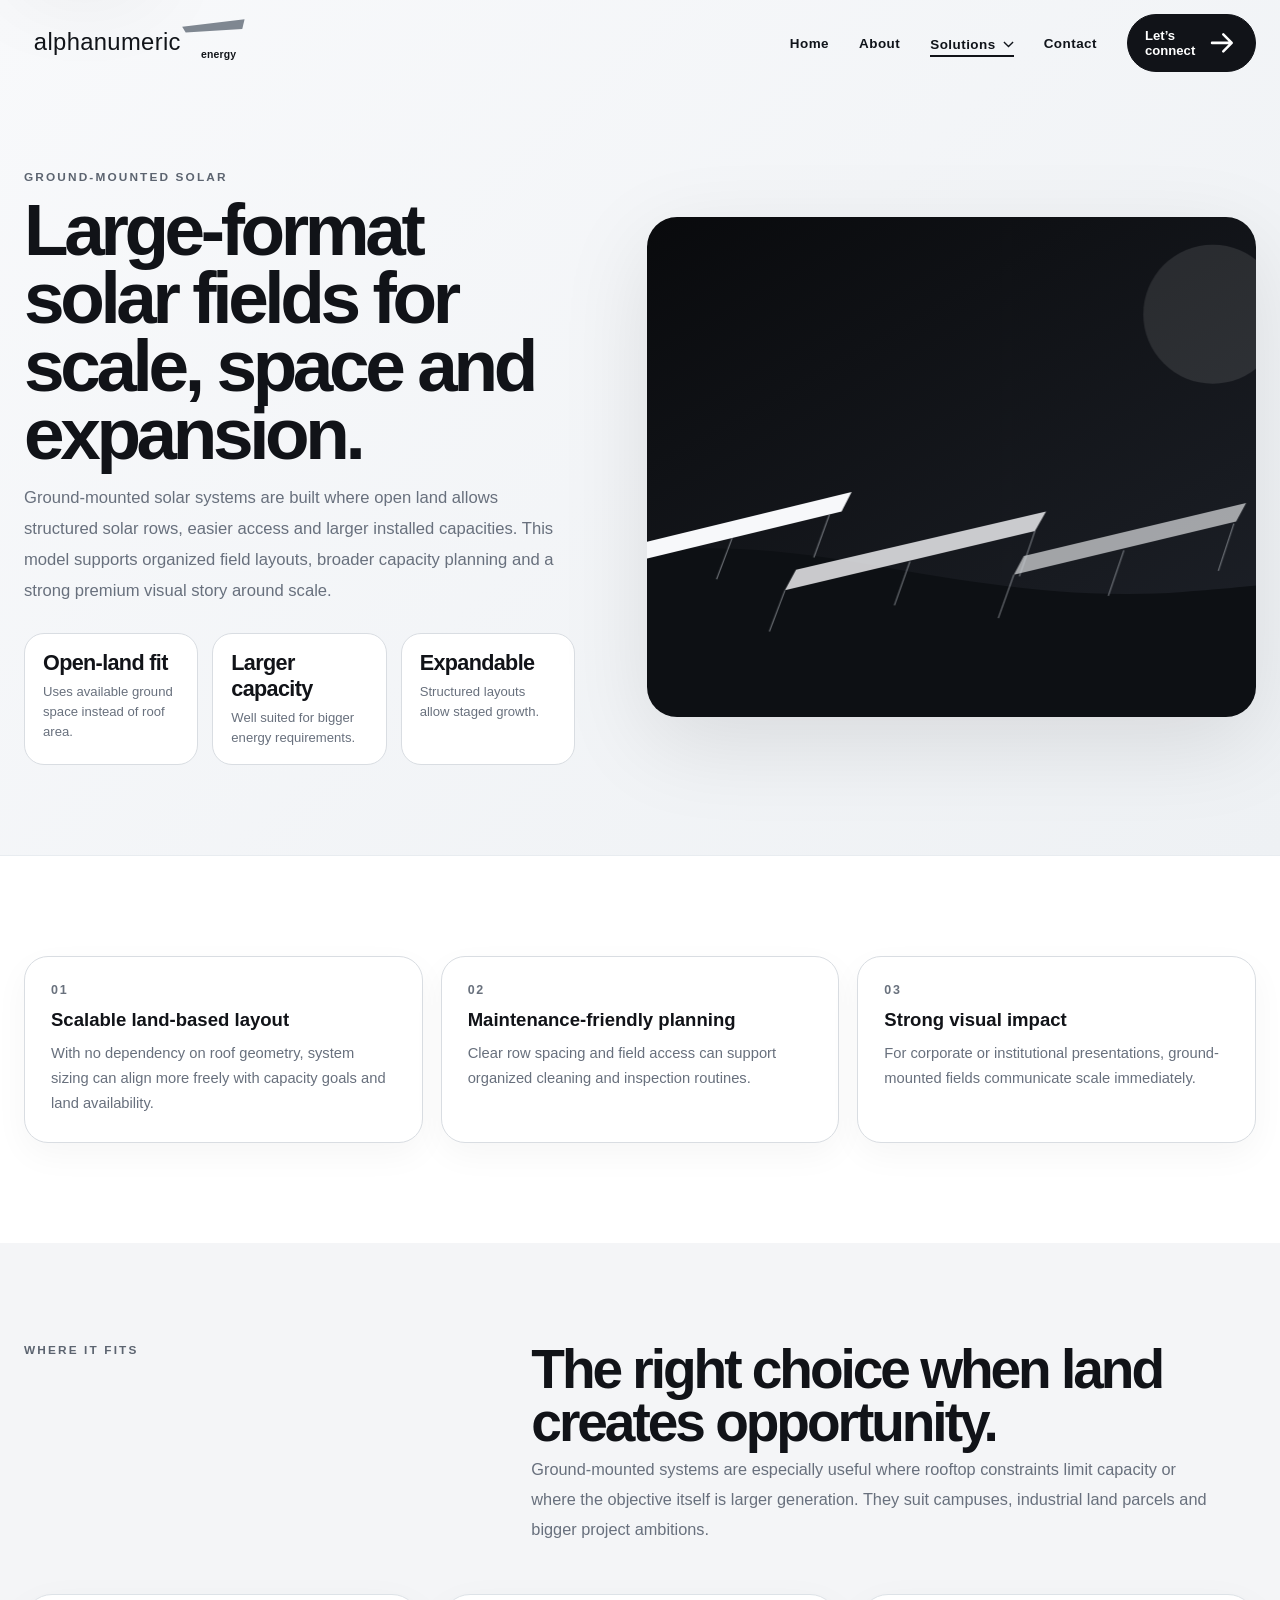
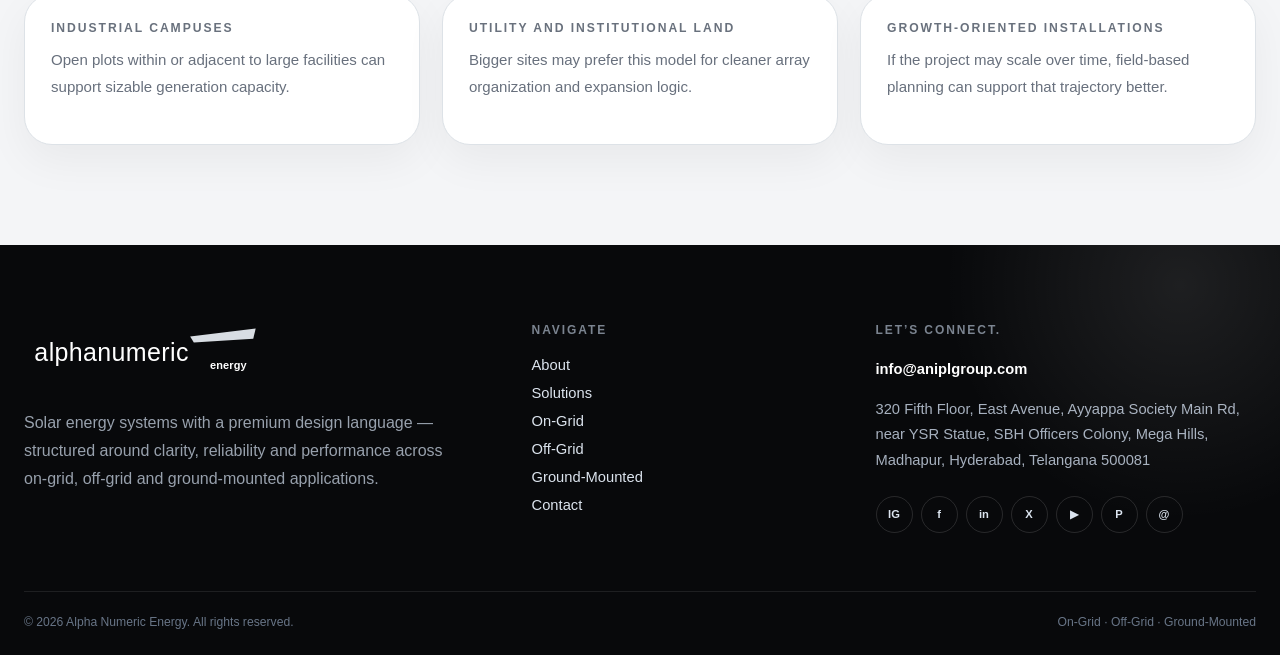
<file: ground-mounted.html>
<!doctype html><html lang="en"><head><meta charset="utf-8"><meta name="viewport" content="width=device-width, initial-scale=1"><link rel="icon" type="image/svg+xml" href="assets/images/favicon.svg"><title>Ground-Mounted | Alpha Numeric Energy</title><meta name="description" content="Ground-mounted solar systems for larger-scale generation."><link rel="stylesheet" href="assets/css/style.css"></head><body>
<a class="skip" href="#main">Skip to content</a>
<nav class="site-nav " id="siteNav" aria-label="Primary navigation">
  <div class="wrap nav-shell">
    <a class="brand" href="index.html" aria-label="Alpha Numeric Energy home">
      <img class="logo-light" src="assets/images/logo-light.svg" alt="Alpha Numeric Energy">
      <img class="logo-dark" src="assets/images/logo-dark.svg" alt="Alpha Numeric Energy">
    </a>
    <button class="menu-btn" id="menuBtn" aria-label="Open navigation" aria-expanded="false"><span></span></button>
    <div class="nav-list" id="navList"><ul>
      <li><a class="nav-link" href="index.html" >Home</a></li>
      <li><a class="nav-link" href="about.html" >About</a></li>
      <li class="has-menu"><a class="nav-link menu-trigger" href="solutions.html" aria-current="page">Solutions <svg viewBox="0 0 12 8"><path d="M1 1l5 5 5-5" fill="none" stroke="currentColor" stroke-width="1.5"/></svg></a>
        <div class="mega" aria-label="Solutions menu">
          <a href="on-grid.html"><b>01</b><span><strong>On-Grid</strong><small>Grid-tied solar systems</small></span><em>→</em></a>
          <a href="off-grid.html"><b>02</b><span><strong>Off-Grid</strong><small>Independent energy systems</small></span><em>→</em></a>
          <a href="ground-mounted.html"><b>03</b><span><strong>Ground-Mounted</strong><small>Utility &amp; large-scale solar</small></span><em>→</em></a>
        </div></li>
      <li><a class="nav-link" href="contact.html" >Contact</a></li>
      <li><a class="nav-cta" href="contact.html">Let’s connect <svg viewBox="0 0 24 24"><path d="M5 12h13M13 6l6 6-6 6" fill="none" stroke="currentColor" stroke-width="1.8" stroke-linecap="round" stroke-linejoin="round"/></svg></a></li>
    </ul></div>
  </div>
</nav>
<main id="main"><section class="page-hero"><div class="wrap"><div class="row"><div class="reveal"><div class="eyebrow">Ground-Mounted Solar</div><h1>Large-format solar fields for scale, space and expansion.</h1><p>Ground-mounted solar systems are built where open land allows structured solar rows, easier access and larger installed capacities. This model supports organized field layouts, broader capacity planning and a strong premium visual story around scale.</p><div class="stats"><div class="stat"><b>Open-land fit</b><span>Uses available ground space instead of roof area.</span></div><div class="stat"><b>Larger capacity</b><span>Well suited for bigger energy requirements.</span></div><div class="stat"><b>Expandable</b><span>Structured layouts allow staged growth.</span></div></div></div><div class="page-visual reveal" style="background-image:url('assets/images/hero-ground-mounted.svg')"></div></div></div></section><section class="section"><div class="wrap"><div class="panel-grid"><div class="panel reveal"><b>01</b><h3>Scalable land-based layout</h3><p>With no dependency on roof geometry, system sizing can align more freely with capacity goals and land availability.</p></div><div class="panel reveal"><b>02</b><h3>Maintenance-friendly planning</h3><p>Clear row spacing and field access can support organized cleaning and inspection routines.</p></div><div class="panel reveal"><b>03</b><h3>Strong visual impact</h3><p>For corporate or institutional presentations, ground-mounted fields communicate scale immediately.</p></div></div></div></section><section class="section" style="background:var(--paper)"><div class="wrap"><div class="section-head reveal"><div class="eyebrow">Where it fits</div><div><h2>The right choice when land creates opportunity.</h2><p>Ground-mounted systems are especially useful where rooftop constraints limit capacity or where the objective itself is larger generation. They suit campuses, industrial land parcels and bigger project ambitions.</p></div></div><div class="card-grid"><article class="card reveal"><div class="card-body"><b>Industrial campuses</b><p>Open plots within or adjacent to large facilities can support sizable generation capacity.</p></div></article><article class="card reveal"><div class="card-body"><b>Utility and institutional land</b><p>Bigger sites may prefer this model for cleaner array organization and expansion logic.</p></div></article><article class="card reveal"><div class="card-body"><b>Growth-oriented installations</b><p>If the project may scale over time, field-based planning can support that trajectory better.</p></div></article></div></div></section></main>
<footer class="site-footer">
  <div class="wrap">
    <div class="foot-top">
      <div class="foot-brand"><img src="assets/images/logo-light.svg" alt="Alpha Numeric Energy"><p>Solar energy systems with a premium design language — structured around clarity, reliability and performance across on-grid, off-grid and ground-mounted applications.</p></div>
      <div><div class="foot-title">Navigate</div><div class="foot-links"><a href="about.html">About</a><a href="solutions.html">Solutions</a><a href="on-grid.html">On-Grid</a><a href="off-grid.html">Off-Grid</a><a href="ground-mounted.html">Ground-Mounted</a><a href="contact.html">Contact</a></div></div>
      <div><div class="foot-title">Let’s connect.</div><address class="foot-contact"><a href="mailto:info@aniplgroup.com">info@aniplgroup.com</a><br>320 Fifth Floor, East Avenue, Ayyappa Society Main Rd, near YSR Statue, SBH Officers Colony, Mega Hills, Madhapur, Hyderabad, Telangana 500081</address>
      <div class="socials"><a href="#" aria-label="Instagram"><span>IG</span></a><a href="#" aria-label="Facebook"><span>f</span></a><a href="#" aria-label="LinkedIn"><span>in</span></a><a href="#" aria-label="X"><span>X</span></a><a href="#" aria-label="YouTube"><span>▶</span></a><a href="#" aria-label="Pinterest"><span>P</span></a><a href="#" aria-label="Threads"><span>@</span></a></div>
      </div>
    </div>
    <div class="foot-bottom"><span>© 2026 Alpha Numeric Energy. All rights reserved.</span><span>On-Grid · Off-Grid · Ground-Mounted</span></div>
  </div>
</footer>
<script src="assets/js/main.js"></script>
</body></html>
</file>
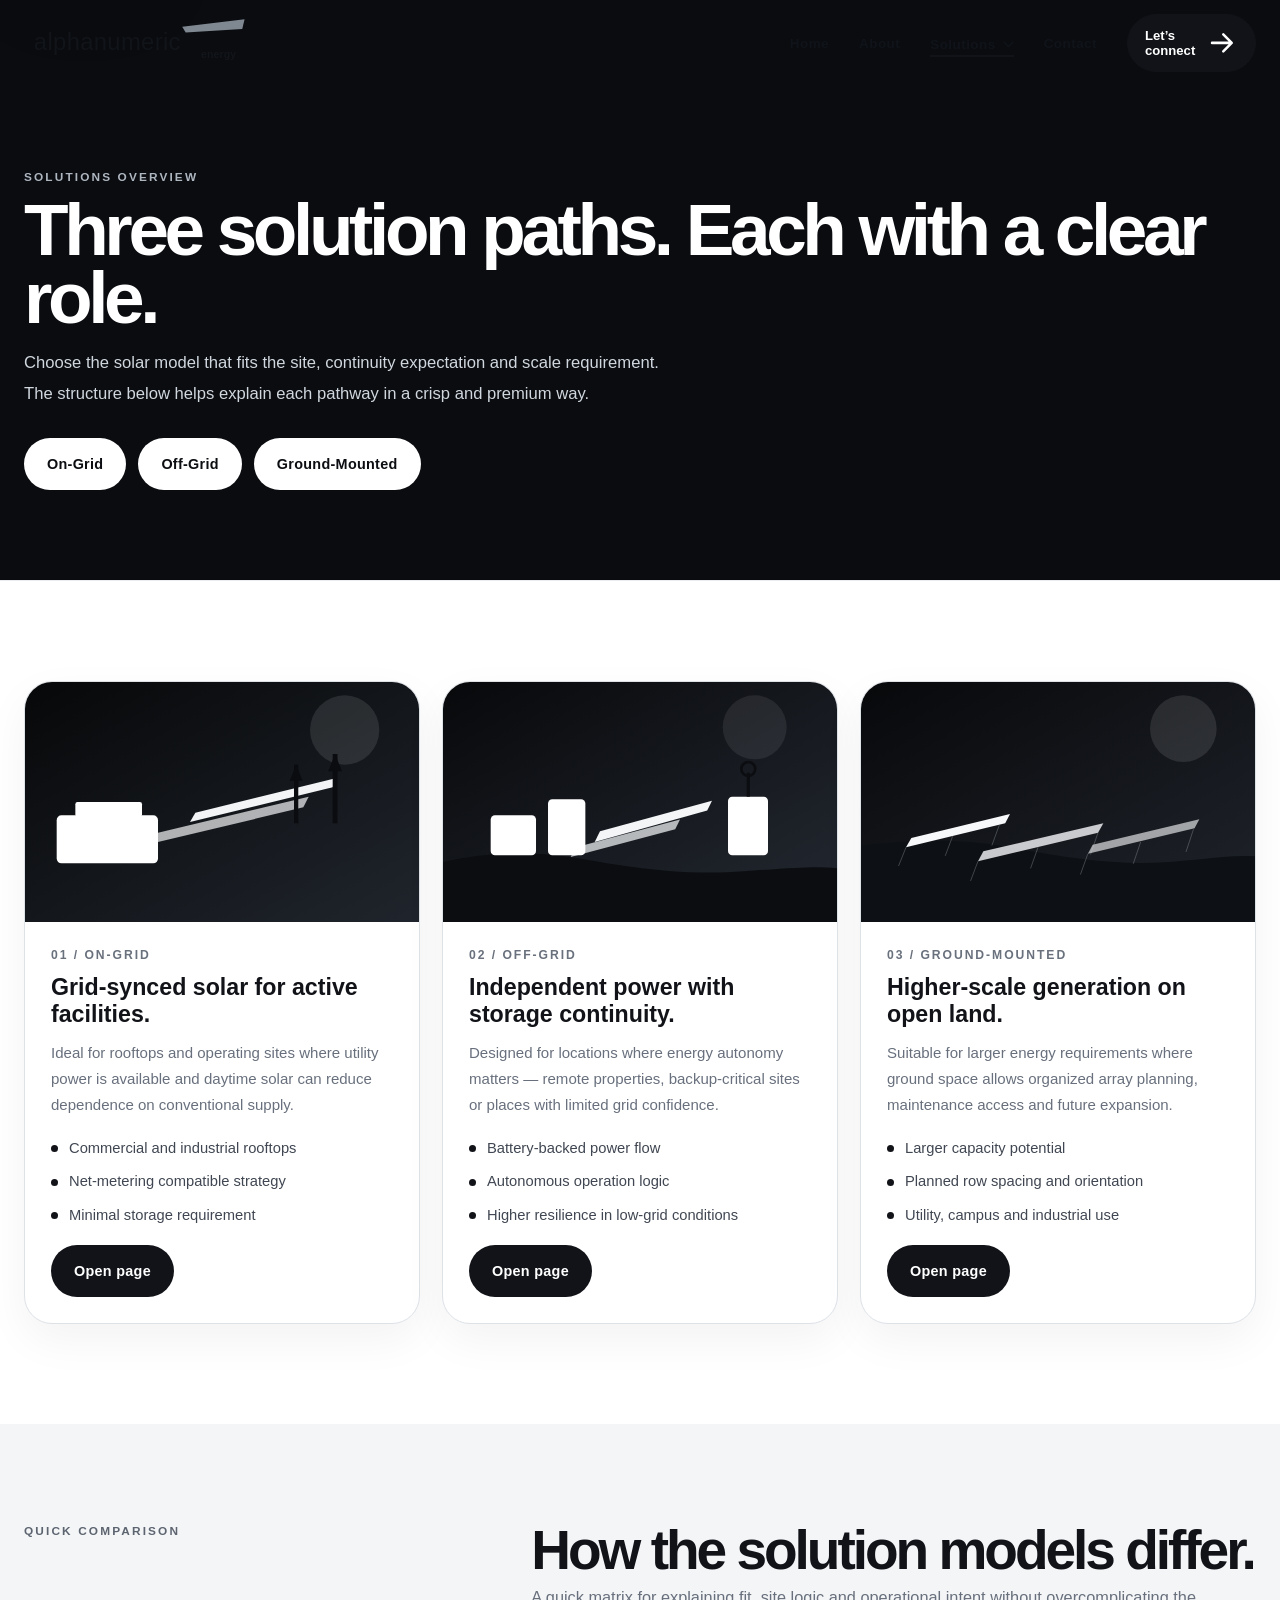
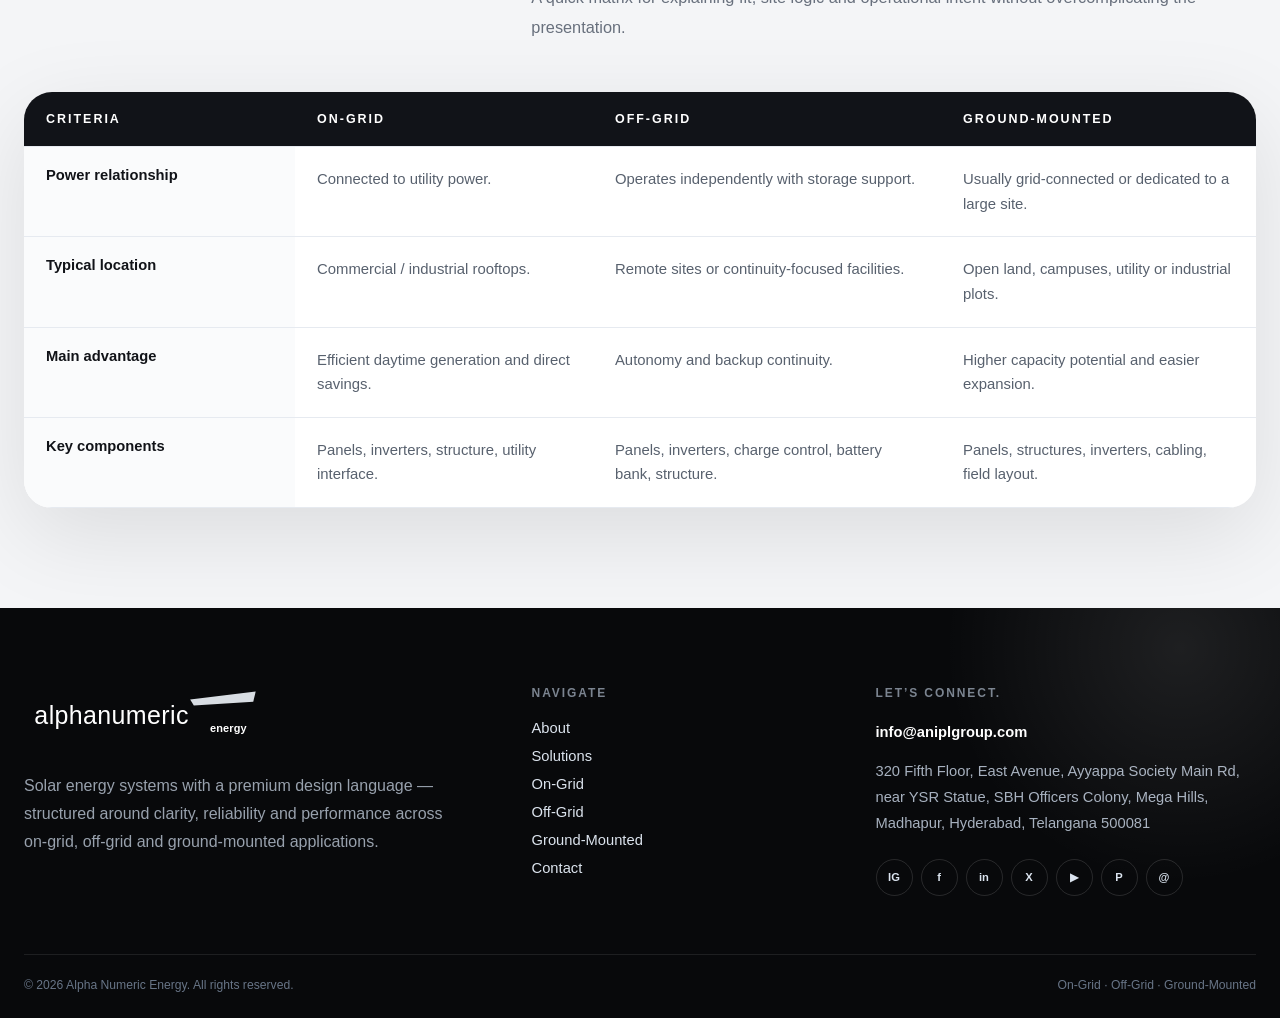
<file: solutions.html>
<!doctype html><html lang="en"><head><meta charset="utf-8"><meta name="viewport" content="width=device-width, initial-scale=1"><link rel="icon" type="image/svg+xml" href="assets/images/favicon.svg"><title>Solutions | Alpha Numeric Energy</title><meta name="description" content="Solar solutions overview: on-grid, off-grid and ground-mounted."><link rel="stylesheet" href="assets/css/style.css"></head><body>
<a class="skip" href="#main">Skip to content</a>
<nav class="site-nav " id="siteNav" aria-label="Primary navigation">
  <div class="wrap nav-shell">
    <a class="brand" href="index.html" aria-label="Alpha Numeric Energy home">
      <img class="logo-light" src="assets/images/logo-light.svg" alt="Alpha Numeric Energy">
      <img class="logo-dark" src="assets/images/logo-dark.svg" alt="Alpha Numeric Energy">
    </a>
    <button class="menu-btn" id="menuBtn" aria-label="Open navigation" aria-expanded="false"><span></span></button>
    <div class="nav-list" id="navList"><ul>
      <li><a class="nav-link" href="index.html" >Home</a></li>
      <li><a class="nav-link" href="about.html" >About</a></li>
      <li class="has-menu"><a class="nav-link menu-trigger" href="solutions.html" aria-current="page">Solutions <svg viewBox="0 0 12 8"><path d="M1 1l5 5 5-5" fill="none" stroke="currentColor" stroke-width="1.5"/></svg></a>
        <div class="mega" aria-label="Solutions menu">
          <a href="on-grid.html"><b>01</b><span><strong>On-Grid</strong><small>Grid-tied solar systems</small></span><em>→</em></a>
          <a href="off-grid.html"><b>02</b><span><strong>Off-Grid</strong><small>Independent energy systems</small></span><em>→</em></a>
          <a href="ground-mounted.html"><b>03</b><span><strong>Ground-Mounted</strong><small>Utility &amp; large-scale solar</small></span><em>→</em></a>
        </div></li>
      <li><a class="nav-link" href="contact.html" >Contact</a></li>
      <li><a class="nav-cta" href="contact.html">Let’s connect <svg viewBox="0 0 24 24"><path d="M5 12h13M13 6l6 6-6 6" fill="none" stroke="currentColor" stroke-width="1.8" stroke-linecap="round" stroke-linejoin="round"/></svg></a></li>
    </ul></div>
  </div>
</nav>
<main id="main"><section class="page-hero dark"><div class="wrap"><div class="reveal"><div class="eyebrow" style="color:#aeb6c0">Solutions overview</div><h1>Three solution paths. Each with a clear role.</h1><p>Choose the solar model that fits the site, continuity expectation and scale requirement. The structure below helps explain each pathway in a crisp and premium way.</p><div style="display:flex;gap:12px;flex-wrap:wrap;margin-top:28px"><a class="button light" href="on-grid.html">On-Grid</a><a class="button light" href="off-grid.html">Off-Grid</a><a class="button light" href="ground-mounted.html">Ground-Mounted</a></div></div></div></section><section class="section"><div class="wrap"><div class="card-grid"><article class="card on reveal"><div class="card-top"></div><div class="card-body"><b>01 / On-Grid</b><h3>Grid-synced solar for active facilities.</h3><p>Ideal for rooftops and operating sites where utility power is available and daytime solar can reduce dependence on conventional supply.</p><ul><li>Commercial and industrial rooftops</li><li>Net-metering compatible strategy</li><li>Minimal storage requirement</li></ul><a class="button dark" href="on-grid.html">Open page</a></div></article><article class="card off reveal"><div class="card-top"></div><div class="card-body"><b>02 / Off-Grid</b><h3>Independent power with storage continuity.</h3><p>Designed for locations where energy autonomy matters — remote properties, backup-critical sites or places with limited grid confidence.</p><ul><li>Battery-backed power flow</li><li>Autonomous operation logic</li><li>Higher resilience in low-grid conditions</li></ul><a class="button dark" href="off-grid.html">Open page</a></div></article><article class="card ground reveal"><div class="card-top"></div><div class="card-body"><b>03 / Ground-Mounted</b><h3>Higher-scale generation on open land.</h3><p>Suitable for larger energy requirements where ground space allows organized array planning, maintenance access and future expansion.</p><ul><li>Larger capacity potential</li><li>Planned row spacing and orientation</li><li>Utility, campus and industrial use</li></ul><a class="button dark" href="ground-mounted.html">Open page</a></div></article></div></div></section><section class="section" style="background:var(--paper)"><div class="wrap"><div class="section-head reveal"><div class="eyebrow">Quick comparison</div><div><h2>How the solution models differ.</h2><p>A quick matrix for explaining fit, site logic and operational intent without overcomplicating the presentation.</p></div></div><div class="compare-wrap reveal"><table class="compare-table"><thead><tr><th>Criteria</th><th>On-Grid</th><th>Off-Grid</th><th>Ground-Mounted</th></tr></thead><tbody><tr><th>Power relationship</th><td>Connected to utility power.</td><td>Operates independently with storage support.</td><td>Usually grid-connected or dedicated to a large site.</td></tr><tr><th>Typical location</th><td>Commercial / industrial rooftops.</td><td>Remote sites or continuity-focused facilities.</td><td>Open land, campuses, utility or industrial plots.</td></tr><tr><th>Main advantage</th><td>Efficient daytime generation and direct savings.</td><td>Autonomy and backup continuity.</td><td>Higher capacity potential and easier expansion.</td></tr><tr><th>Key components</th><td>Panels, inverters, structure, utility interface.</td><td>Panels, inverters, charge control, battery bank, structure.</td><td>Panels, structures, inverters, cabling, field layout.</td></tr></tbody></table></div></div></section></main>
<footer class="site-footer">
  <div class="wrap">
    <div class="foot-top">
      <div class="foot-brand"><img src="assets/images/logo-light.svg" alt="Alpha Numeric Energy"><p>Solar energy systems with a premium design language — structured around clarity, reliability and performance across on-grid, off-grid and ground-mounted applications.</p></div>
      <div><div class="foot-title">Navigate</div><div class="foot-links"><a href="about.html">About</a><a href="solutions.html">Solutions</a><a href="on-grid.html">On-Grid</a><a href="off-grid.html">Off-Grid</a><a href="ground-mounted.html">Ground-Mounted</a><a href="contact.html">Contact</a></div></div>
      <div><div class="foot-title">Let’s connect.</div><address class="foot-contact"><a href="mailto:info@aniplgroup.com">info@aniplgroup.com</a><br>320 Fifth Floor, East Avenue, Ayyappa Society Main Rd, near YSR Statue, SBH Officers Colony, Mega Hills, Madhapur, Hyderabad, Telangana 500081</address>
      <div class="socials"><a href="#" aria-label="Instagram"><span>IG</span></a><a href="#" aria-label="Facebook"><span>f</span></a><a href="#" aria-label="LinkedIn"><span>in</span></a><a href="#" aria-label="X"><span>X</span></a><a href="#" aria-label="YouTube"><span>▶</span></a><a href="#" aria-label="Pinterest"><span>P</span></a><a href="#" aria-label="Threads"><span>@</span></a></div>
      </div>
    </div>
    <div class="foot-bottom"><span>© 2026 Alpha Numeric Energy. All rights reserved.</span><span>On-Grid · Off-Grid · Ground-Mounted</span></div>
  </div>
</footer>
<script src="assets/js/main.js"></script>
</body></html>
</file>
<file: assets/css/style.css>
:root{--black:#08090b;--char:#111318;--gray:#68707d;--line:#d9dde2;--paper:#f4f5f7;--white:#fff;--shadow:0 26px 90px rgba(8,9,11,.10);--ease:cubic-bezier(.2,.75,.2,1)}
*{box-sizing:border-box}html{scroll-behavior:smooth}body{margin:0;color:var(--char);background:var(--white);font-family:Inter,ui-sans-serif,-apple-system,BlinkMacSystemFont,"Segoe UI",Roboto,Helvetica,Arial,sans-serif;-webkit-font-smoothing:antialiased}a{text-decoration:none;color:inherit}img{max-width:100%;display:block}button,input,textarea,select{font:inherit}
.wrap{width:min(1240px,calc(100% - 48px));margin:auto}.section{padding:100px 0}.eyebrow{font-size:.74rem;font-weight:850;letter-spacing:.18em;text-transform:uppercase;color:#5c6470}.section-head{display:grid;grid-template-columns:.78fr 1.22fr;gap:44px;align-items:start;margin-bottom:50px}.section-head h2{margin:0;font-size:clamp(2.4rem,4.3vw,5rem);line-height:.96;letter-spacing:-.055em}.section-head p{margin:6px 0 0;color:var(--gray);line-height:1.82;font-size:1.02rem;max-width:680px}
.button{display:inline-flex;align-items:center;gap:11px;min-height:52px;padding:0 22px;border-radius:999px;font-size:.9rem;font-weight:800;letter-spacing:.02em;border:1px solid transparent;transition:.28s var(--ease)}.button.light{background:#fff;color:#0c0e12}.button.dark{background:#111318;color:#fff}.button.outline{border-color:#cfd4db;color:#fff;background:transparent}.button svg{width:17px;height:17px}
.skip{position:fixed;left:16px;top:-80px;z-index:9999;background:#fff;padding:11px 16px;border-radius:10px;box-shadow:var(--shadow)}.skip:focus{top:16px}
.reveal{opacity:0;transform:translateY(18px);transition:.75s var(--ease)}.reveal.in{opacity:1;transform:none}
/* NAV */
.site-nav{position:fixed;top:0;left:0;right:0;z-index:1000;height:86px;transition:.45s var(--ease)}.site-nav .nav-shell{height:100%;display:flex;align-items:center;justify-content:space-between;gap:34px}.site-nav .brand{display:flex;align-items:center;position:relative;z-index:3;flex:none}.site-nav .brand img{width:238px;height:auto;transition:.35s var(--ease)}.site-nav .brand .logo-dark{display:block}.site-nav .brand .logo-light{display:none}.site-nav ul{list-style:none;padding:0;margin:0;display:flex;align-items:center;gap:30px}.site-nav .nav-link{position:relative;padding:31px 0 28px;color:#10141a;font-size:.84rem;font-weight:760;letter-spacing:.035em}.site-nav .nav-link:after{content:"";position:absolute;left:0;bottom:23px;height:2px;width:0;background:#111318;transition:.3s var(--ease)}.site-nav .nav-link:hover:after,.site-nav .nav-link[aria-current="page"]:after{width:100%}.nav-cta{display:inline-flex;align-items:center;gap:10px;padding:11px 16px 11px 17px;border-radius:999px;background:#111318;color:#fff;font-size:.82rem;font-weight:850;border:1px solid #111318}.home-nav{background:transparent}.home-nav .brand .logo-dark{display:none}.home-nav .brand .logo-light{display:block}.home-nav .nav-link{color:rgba(255,255,255,.94)}.home-nav .nav-link:after{background:#fff}.home-nav .nav-cta{background:rgba(255,255,255,.16);border-color:rgba(255,255,255,.18)}.home-nav.scrolled{height:76px;background:rgba(255,255,255,.96);border-bottom:1px solid #e8ecf0;box-shadow:0 10px 40px rgba(9,17,28,.06);backdrop-filter:blur(18px)}.home-nav.scrolled .brand .logo-light{display:none}.home-nav.scrolled .brand .logo-dark{display:block}.home-nav.scrolled .nav-link{color:#121823}.home-nav.scrolled .nav-link:after{background:#111318}.home-nav.scrolled .nav-cta{background:#111318;border-color:#111318}
.has-menu{position:relative}.menu-trigger{display:flex;align-items:center;gap:7px}.menu-trigger svg{width:11px;transition:.25s var(--ease)}.has-menu:hover .menu-trigger svg{transform:rotate(180deg)}.mega{position:absolute;top:67px;left:50%;transform:translate(-50%,10px);width:380px;padding:12px;background:rgba(255,255,255,.98);border:1px solid rgba(15,24,38,.08);border-radius:20px;box-shadow:0 30px 70px rgba(7,16,27,.18);opacity:0;visibility:hidden;transition:.28s var(--ease)}.has-menu:hover .mega,.has-menu:focus-within .mega{opacity:1;visibility:visible;transform:translate(-50%,0)}.mega a{display:grid;grid-template-columns:52px 1fr auto;align-items:center;gap:12px;padding:11px;border-radius:13px;color:#141a24;transition:.22s}.mega a:hover{background:#f3f6f9}.mega b{width:52px;height:40px;border:1px solid var(--line);display:grid;place-items:center;border-radius:10px;color:#111318;font-size:.72rem}.mega strong{font-size:.86rem}.mega small{display:block;color:#7b8594;font-size:.72rem;margin-top:3px}.mega em{font-style:normal;color:#9aa5b3}
.menu-btn{display:none;width:46px;height:46px;border-radius:50%;border:1px solid #d5dae0;background:#fff;place-items:center;cursor:pointer}.menu-btn span,.menu-btn:before,.menu-btn:after{content:"";display:block;width:18px;height:1.5px;background:#111318;transition:.3s}.menu-btn span{margin:4px 0}.home-nav .menu-btn{border-color:rgba(255,255,255,.25);background:rgba(8,9,11,.20)}.home-nav .menu-btn span,.home-nav .menu-btn:before,.home-nav .menu-btn:after{background:#fff}.home-nav.scrolled .menu-btn{border-color:#d9dde2;background:#fff}.home-nav.scrolled .menu-btn span,.home-nav.scrolled .menu-btn:before,.home-nav.scrolled .menu-btn:after{background:#111318}
/* HERO */
.hero{height:100svh;min-height:760px;position:relative;overflow:hidden;background:#060709;color:#fff}.hero-slides,.slide{position:absolute;inset:0}.slide{opacity:0;visibility:hidden;transition:opacity .75s var(--ease),visibility .75s var(--ease)}.slide.active{opacity:1;visibility:visible}.slide:before{content:"";position:absolute;inset:0;background-position:center;background-size:cover;transform:scale(1.03);transition:transform 7.5s linear}.slide.active:before{transform:scale(1)}.slide:after{content:"";position:absolute;inset:0;background:linear-gradient(90deg,rgba(8,9,11,.78) 0%,rgba(8,9,11,.52) 34%,rgba(8,9,11,.12) 100%)}.slide.s1:before{background-image:url('../images/about-energy.svg')}.slide.s2:before{background-image:url('../images/hero-on-grid.svg')}.slide.s3:before{background-image:url('../images/hero-off-grid.svg')}.slide.s4:before{background-image:url('../images/hero-ground-mounted.svg')}.hero-content{position:relative;z-index:2;height:100%;display:grid;grid-template-columns:minmax(0,720px);align-content:end;padding:148px 0 90px}.hero-kicker{font-size:.76rem;font-weight:850;letter-spacing:.22em;text-transform:uppercase;color:#c3cad2}.hero h1{margin:16px 0 18px;font-size:clamp(3rem,6.1vw,6.7rem);line-height:.92;letter-spacing:-.065em}.hero p{margin:0;max-width:620px;color:#d3d8de;line-height:1.82;font-size:1.05rem}.hero-actions{display:flex;flex-wrap:wrap;gap:14px;margin-top:30px}.hero-bottom{position:absolute;left:0;right:0;bottom:26px;z-index:3}.slide-nav{display:grid;grid-template-columns:repeat(4,1fr);gap:14px}.slide-btn{position:relative;padding:18px;border-radius:20px;border:1px solid rgba(255,255,255,.14);background:rgba(255,255,255,.06);backdrop-filter:blur(12px);color:#fff;cursor:pointer;text-align:left;transition:.28s var(--ease)}.slide-btn:hover,.slide-btn.active{background:rgba(255,255,255,.14);border-color:rgba(255,255,255,.28)}.slide-btn b{display:block;font-size:.75rem;letter-spacing:.14em;text-transform:uppercase;color:#c1cad4;margin-bottom:8px}.slide-btn strong{display:block;font-size:1rem;font-weight:780;margin-bottom:6px}.slide-btn span{display:block;font-size:.8rem;color:#d9dfe6;line-height:1.45}
/* Content modules */
.intro-strip{padding:28px 0;background:#fff;border-bottom:1px solid #eceff3}.intro-strip .row{display:grid;grid-template-columns:1fr auto auto auto;gap:28px;align-items:center}.intro-strip strong{font-size:.9rem;letter-spacing:.14em;text-transform:uppercase}.intro-strip .metric{padding-left:24px;border-left:1px solid #e5e9ee}.intro-strip .metric b{display:block;font-size:1.3rem;letter-spacing:-.03em}.intro-strip .metric span{display:block;color:var(--gray);font-size:.78rem;text-transform:uppercase;letter-spacing:.12em;margin-top:5px}
.card-grid{display:grid;grid-template-columns:repeat(3,1fr);gap:22px}.card{border:1px solid #dde2e7;border-radius:28px;overflow:hidden;background:#fff;box-shadow:0 16px 44px rgba(8,9,11,.05)}.card-top{height:240px;background-position:center;background-size:cover}.card-body{padding:26px}.card b{display:block;font-size:.76rem;letter-spacing:.16em;text-transform:uppercase;color:#69717d;margin-bottom:12px}.card h3{margin:0 0 12px;font-size:1.45rem}.card p{margin:0 0 18px;color:var(--gray);line-height:1.75;font-size:.94rem}.card ul{display:grid;gap:10px;margin:0 0 18px;padding:0;list-style:none}.card li{padding-left:18px;position:relative;color:#404752;font-size:.92rem;line-height:1.6}.card li:before{content:"";position:absolute;left:0;top:.58em;width:7px;height:7px;border-radius:50%;background:#111318}.card.on .card-top{background-image:url('../images/hero-on-grid.svg')}.card.off .card-top{background-image:url('../images/hero-off-grid.svg')}.card.ground .card-top{background-image:url('../images/hero-ground-mounted.svg')}
.two-col{display:grid;grid-template-columns:.95fr 1.05fr;gap:72px;align-items:center}.visual-box{min-height:560px;border-radius:32px;background:url('../images/about-energy.svg') center/cover;box-shadow:var(--shadow)}.copy h2{margin:0 0 22px;font-size:clamp(2.4rem,4.8vw,4.8rem);line-height:.96;letter-spacing:-.055em}.copy p{margin:0 0 28px;color:var(--gray);line-height:1.82}.feature-grid{display:grid;grid-template-columns:1fr 1fr;gap:0;border-top:1px solid #d8dde2}.feature{padding:20px 20px 20px 0;border-bottom:1px solid #d8dde2}.feature:nth-child(odd){border-right:1px solid #d8dde2}.feature:nth-child(even){padding-left:20px}.feature b{display:block;font-size:1rem;margin-bottom:8px}.feature span{display:block;color:var(--gray);line-height:1.6;font-size:.88rem}
.dark-band{padding:110px 0;background:#0a0c10;color:#fff}.dark-band h2{margin:0 0 18px;font-size:clamp(2.4rem,5vw,5.4rem);line-height:.92;letter-spacing:-.06em}.dark-band p{color:#d0d6dd;line-height:1.8}.steps{display:grid;grid-template-columns:1fr 1fr;gap:18px}.step{padding:24px;border-radius:24px;background:rgba(255,255,255,.05);border:1px solid rgba(255,255,255,.08)}.step b{display:block;font-size:.82rem;letter-spacing:.14em;text-transform:uppercase;color:#aab3bf;margin-bottom:10px}.step h3{margin:0 0 8px;font-size:1.25rem}.step p{margin:0;color:#d1d7de;line-height:1.7;font-size:.92rem}
.page-hero{padding:170px 0 90px;background:linear-gradient(135deg,#f8f9fb 0%,#eef1f4 100%);border-bottom:1px solid #e8ecf0}.page-hero.dark{background:#0a0c10;color:#fff}.page-hero .row{display:grid;grid-template-columns:.95fr 1.05fr;gap:72px;align-items:center}.page-hero h1{margin:12px 0 16px;font-size:clamp(3rem,5.7vw,6rem);line-height:.93;letter-spacing:-.06em}.page-hero p{margin:0;color:var(--gray);line-height:1.86;font-size:1.04rem;max-width:640px}.page-hero.dark p{color:#d0d7de}.page-visual{min-height:500px;border-radius:30px;background-position:center;background-size:cover;box-shadow:var(--shadow)}.stats{display:grid;grid-template-columns:repeat(3,1fr);gap:14px;margin-top:26px}.stat{padding:16px 18px;border-radius:20px;border:1px solid #d9dde2;background:#fff}.page-hero.dark .stat{border-color:rgba(255,255,255,.12);background:rgba(255,255,255,.05)}.stat b{display:block;font-size:1.35rem;letter-spacing:-.03em}.page-hero.dark .stat b{color:#fff}.stat span{display:block;margin-top:6px;color:var(--gray);font-size:.82rem;line-height:1.5}.page-hero.dark .stat span{color:#c9d0d8}
.panel-grid{display:grid;grid-template-columns:repeat(3,1fr);gap:18px}.panel{padding:26px;border:1px solid var(--line);border-radius:24px;background:#fff;box-shadow:0 12px 34px rgba(8,9,11,.04)}.panel b{display:block;font-size:.78rem;letter-spacing:.14em;text-transform:uppercase;color:#69717d;margin-bottom:12px}.panel h3{margin:0 0 10px;font-size:1.16rem}.panel p{margin:0;color:var(--gray);line-height:1.72;font-size:.92rem}.compare-wrap{overflow:auto;border-radius:28px;box-shadow:var(--shadow)}.compare-table{width:100%;border-collapse:collapse;min-width:760px;background:#fff}.compare-table th,.compare-table td{padding:20px 22px;border-bottom:1px solid #e6eaf0;text-align:left;vertical-align:top}.compare-table thead th{background:#111318;color:#fff;font-size:.78rem;letter-spacing:.16em;text-transform:uppercase}.compare-table tbody th{font-size:.92rem;width:22%;color:#111318;background:#fafbfc}.compare-table td{color:#58616e;line-height:1.65;font-size:.93rem}
.contact-wrap{display:grid;grid-template-columns:.84fr 1.16fr;gap:28px}.contact-card{padding:32px;border-radius:28px;background:#fff;box-shadow:var(--shadow);border:1px solid #e6ebf0}.contact-card h3{margin:0 0 18px;font-size:1.55rem}.contact-card p{margin:0 0 18px;color:var(--gray);line-height:1.8}.contact-info{display:grid;gap:18px}.contact-line b{display:block;font-size:.78rem;letter-spacing:.14em;text-transform:uppercase;color:#69717d;margin-bottom:8px}.contact-line span,.contact-line a{display:block;color:#111318;line-height:1.75}.form-grid{display:grid;grid-template-columns:1fr 1fr;gap:14px}.field{display:grid;gap:8px}.field.full{grid-column:1/-1}.field label{font-size:.82rem;font-weight:700;color:#36404c}.field input,.field textarea,.field select{width:100%;border:1px solid #d9dde2;border-radius:14px;padding:14px 15px;background:#fff;outline:none}.field textarea{min-height:150px;resize:vertical}.note{margin-top:14px;color:#6c7581;font-size:.85rem;line-height:1.6}
.site-footer{background:#08090b;color:#dce2e9;padding:78px 0 26px;overflow:hidden;position:relative}.site-footer:before{content:"";position:absolute;right:-160px;top:-220px;width:520px;height:520px;border-radius:50%;background:radial-gradient(circle,rgba(255,255,255,.09),transparent 64%)}.foot-top{display:grid;grid-template-columns:1.15fr .72fr 1fr;gap:70px;padding-bottom:58px}.foot-brand img{width:250px;margin-bottom:25px}.foot-brand p{color:#98a1ad;line-height:1.75;max-width:430px;margin:0}.foot-title{font-size:.75rem;letter-spacing:.16em;text-transform:uppercase;color:#7b8490;margin-bottom:20px;font-weight:850}.foot-links{display:grid;gap:12px}.foot-links a{font-size:.92rem;color:#dce4ee}.foot-contact{font-style:normal;color:#a7b1bf;line-height:1.75;font-size:.92rem}.foot-contact a{display:inline-block;color:#fff;margin-bottom:14px;font-weight:750}.socials{display:flex;flex-wrap:wrap;gap:8px;margin-top:22px}.socials a{width:37px;height:37px;border:1px solid rgba(255,255,255,.13);border-radius:50%;display:grid;place-items:center;color:#dbe4ef}.socials span{font-size:.7rem;font-weight:900}.foot-bottom{padding-top:23px;border-top:1px solid rgba(255,255,255,.09);display:flex;justify-content:space-between;gap:20px;color:#687587;font-size:.76rem}
@media(max-width:980px){.menu-btn{display:grid;position:relative;z-index:3}.site-nav{height:74px}.site-nav .brand img{width:194px}.site-nav .nav-list{position:fixed;inset:0 0 auto 0;padding:98px 24px 28px;display:block;background:#fff;transform:translateY(-110%);transition:.45s var(--ease);box-shadow:0 30px 80px rgba(7,16,27,.16)}.site-nav.open .nav-list{transform:none}.site-nav ul{display:block}.site-nav li{border-bottom:1px solid #edf0f4}.site-nav .nav-link{display:flex!important;color:#111722!important;padding:17px 4px;font-size:1rem}.site-nav .nav-link:after{display:none}.nav-cta{margin-top:18px;background:#111318!important;border-color:#111318!important;color:#fff!important}.mega{position:static;transform:none!important;opacity:1;visibility:visible;width:100%;box-shadow:none;border:0;padding:0 0 10px;background:transparent;display:grid;grid-template-columns:1fr 1fr;gap:6px}.mega a{padding:9px;background:#f7f9fb}.mega em{display:none}.mega b{width:44px;height:36px}.site-nav.open .menu-btn:before{transform:translateY(5.5px) rotate(45deg)}.site-nav.open .menu-btn span{opacity:0}.site-nav.open .menu-btn:after{transform:translateY(-5.5px) rotate(-45deg)}.hero{min-height:820px}.hero-content{padding:130px 0 190px}.slide-nav{grid-template-columns:1fr 1fr}.card-grid,.panel-grid{grid-template-columns:1fr}.two-col,.page-hero .row,.contact-wrap{grid-template-columns:1fr;gap:36px}.visual-box,.page-visual{min-height:360px}.section-head{grid-template-columns:1fr;gap:18px}.foot-top{grid-template-columns:1fr 1fr;gap:48px}.foot-brand{grid-column:1/-1}.stats{grid-template-columns:1fr}.form-grid{grid-template-columns:1fr}}
@media(max-width:760px){.intro-strip .row{grid-template-columns:1fr 1fr;gap:18px}.intro-strip strong{grid-column:1/-1}.steps{grid-template-columns:1fr}.feature-grid{grid-template-columns:1fr}.feature:nth-child(odd){border-right:0}.feature:nth-child(even){padding-left:0}}
@media(max-width:590px){.wrap{width:min(100% - 28px,1240px)}.hero{min-height:860px}.hero-content{padding-bottom:278px}.slide-nav{grid-template-columns:1fr}.hero h1{font-size:clamp(2.5rem,13vw,4.4rem)}.mega{grid-template-columns:1fr}.foot-top{grid-template-columns:1fr;gap:34px}.foot-brand{grid-column:auto}.foot-bottom{flex-direction:column}.intro-strip .row{grid-template-columns:1fr}.intro-strip .metric{border-left:0;padding-left:0;padding-top:8px;border-top:1px solid #eceff3}}
</file>
